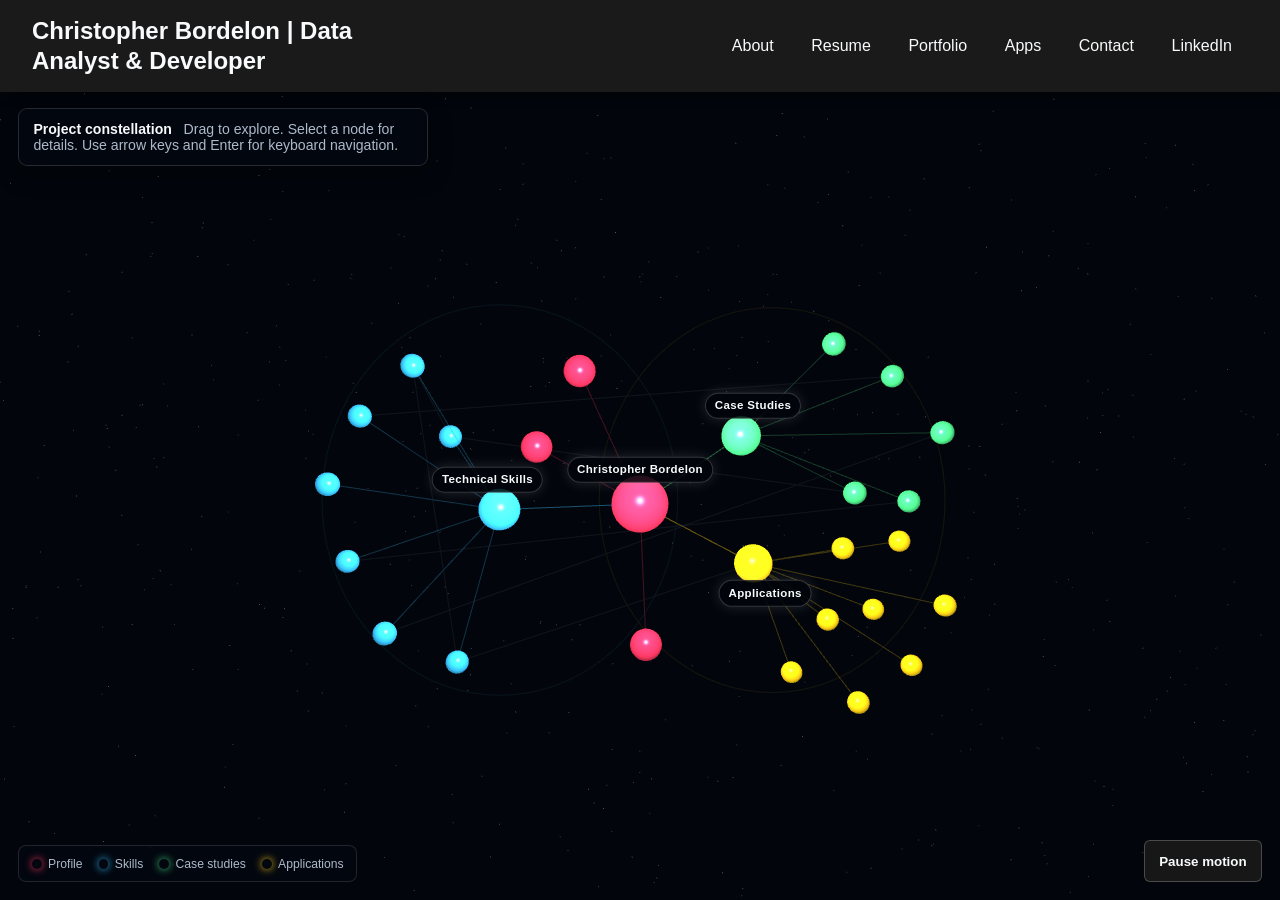
<file: index.html>
<!DOCTYPE html>
<html lang="en">
<head>
  <meta charset="UTF-8">
  <meta name="viewport" content="width=device-width, initial-scale=1.0">
  <meta name="description" content="Explore Christopher Bordelon's skills, case studies, applications, and engineering projects through an interactive constellation.">
  <title>Christopher Bordelon | Data Analyst &amp; Developer</title>
  <script src="three.min.js"></script>
  <script src="OrbitControls.js"></script>
  <style>
    :root {
      --dark: #02050b;
      --light: #f8fafc;
      --muted: #aeb9ca;
      --nav-bg: #1a1a1a;
      --core: #ff365f;
      --skills: #38bdf8;
      --cases: #4ade80;
      --apps: #facc15;
    }

    * { box-sizing: border-box; }
    html, body { width: 100%; height: 100%; margin: 0; overflow: hidden; background: var(--dark); }
    body { color: var(--light); font-family: "Segoe UI", Tahoma, Geneva, Verdana, sans-serif; }

    nav {
      position: fixed;
      top: 0;
      left: 0;
      z-index: 1000;
      display: flex;
      width: 100%;
      align-items: center;
      justify-content: space-between;
      padding: 1rem 2rem;
      background: var(--nav-bg);
      box-shadow: 0 2px 10px rgba(0,0,0,.5);
    }
    .nav-brand a { color: var(--light); font-size: 1.5rem; font-weight: 700; text-decoration: none; }
    .nav-links { display: flex; gap: 1.5rem; margin: 0; padding: 0; list-style: none; }
    .nav-links li { position: relative; margin-left: 1.5rem; }
    .nav-links a { display: block; padding: .5rem 1rem; border-radius: 4px; color: var(--light); font-weight: 500; text-decoration: none; transition: .2s ease; }
    .nav-links a:hover { background: var(--core); }
    .nav-links .dropdown {
      position: absolute;
      top: 100%;
      left: 0;
      z-index: 1001;
      display: none;
      width: max-content;
      max-width: 260px;
      padding: .5rem;
      border-radius: 4px;
      background: #333;
      box-shadow: 0 2px 5px rgba(0,0,0,.5);
      color: var(--light);
      font-size: .9rem;
    }
    .nav-links li:hover .dropdown { display: block; }

    #scene-container { position: fixed; inset: var(--site-nav-height, 76px) 0 0; z-index: 0; }
    #scene-container canvas { display: block; width: 100%; height: 100%; cursor: grab; }
    #scene-container canvas:active { cursor: grabbing; }

    .sr-only {
      position: absolute;
      width: 1px;
      height: 1px;
      padding: 0;
      margin: -1px;
      overflow: hidden;
      clip: rect(0, 0, 0, 0);
      white-space: nowrap;
      border: 0;
    }

    .map-guide {
      position: fixed;
      top: calc(var(--site-nav-height, 76px) + 16px);
      left: 18px;
      z-index: 10;
      max-width: min(410px, calc(100vw - 36px));
      padding: .75rem .9rem;
      border: 1px solid rgba(255,255,255,.14);
      border-radius: 9px;
      background: rgba(3,8,18,.76);
      box-shadow: 0 8px 24px rgba(0,0,0,.28);
      backdrop-filter: blur(8px);
      color: var(--muted);
      font-size: .88rem;
      pointer-events: none;
    }
    .map-guide strong { color: var(--light); }

    .legend {
      position: fixed;
      left: 18px;
      bottom: 18px;
      z-index: 10;
      display: flex;
      flex-wrap: wrap;
      gap: .7rem 1rem;
      max-width: calc(100vw - 190px);
      padding: .65rem .8rem;
      border: 1px solid rgba(255,255,255,.12);
      border-radius: 8px;
      background: rgba(3,8,18,.74);
      color: var(--muted);
      font-size: .76rem;
      pointer-events: none;
    }
    .legend span { display: inline-flex; align-items: center; gap: .4rem; }
    .legend i { width: .62rem; height: .62rem; border-radius: 50%; box-shadow: 0 0 8px currentColor; }
    .legend .core { color: var(--core); }
    .legend .skills { color: var(--skills); }
    .legend .cases { color: var(--cases); }
    .legend .apps { color: var(--apps); }

    .node-label,
    #hover-label {
      position: fixed;
      z-index: 8;
      transform: translate(-50%, -50%);
      border: 1px solid rgba(255,255,255,.2);
      border-radius: 999px;
      background: rgba(2,5,11,.86);
      color: var(--light);
      font-size: .72rem;
      font-weight: 700;
      letter-spacing: .03em;
      line-height: 1;
      padding: .4rem .55rem;
      white-space: nowrap;
      pointer-events: none;
      box-shadow: 0 0 14px rgba(255,255,255,.14);
    }
    #hover-label { display: none; z-index: 12; }

    #node-preview {
      position: fixed;
      right: 18px;
      bottom: 76px;
      z-index: 20;
      width: min(350px, calc(100vw - 36px));
      padding: 1rem;
      border: 1px solid rgba(255,255,255,.2);
      border-left: 4px solid var(--preview-color, var(--core));
      border-radius: 10px;
      background: rgba(5,10,22,.94);
      box-shadow: 0 16px 40px rgba(0,0,0,.48);
      backdrop-filter: blur(10px);
    }
    #node-preview[hidden] { display: none; }
    .preview-type { margin: 0 0 .25rem; color: var(--preview-color, var(--core)); font-size: .72rem; font-weight: 800; letter-spacing: .08em; text-transform: uppercase; }
    #preview-title { margin: 0 2rem .45rem 0; font-size: 1.25rem; }
    #preview-description { margin: 0 0 .9rem; color: var(--muted); line-height: 1.48; }
    .preview-open { display: inline-flex; min-height: 40px; align-items: center; justify-content: center; padding: .55rem 1rem; border-radius: 5px; background: var(--preview-color, var(--core)); color: #071018; font-weight: 800; text-decoration: none; }
    .preview-close { position: absolute; top: .55rem; right: .55rem; width: 34px; height: 34px; border: 0; border-radius: 5px; background: rgba(255,255,255,.08); color: var(--light); font-size: 1.2rem; cursor: pointer; }

    #toggleRotation {
      position: fixed;
      right: 18px;
      bottom: 18px;
      z-index: 21;
      min-height: 42px;
      padding: .6rem .9rem;
      border: 1px solid rgba(255,255,255,.22);
      border-radius: 6px;
      background: rgba(26,26,26,.92);
      color: var(--light);
      font-weight: 700;
      cursor: pointer;
    }
    #toggleRotation:hover { border-color: var(--core); background: #2a1720; }

    @media (max-width: 700px) {
      .map-guide { font-size: .78rem; }
      .legend { right: 120px; max-width: none; gap: .45rem .7rem; }
      .node-label { display: none; }
      #node-preview { bottom: 82px; }
    }

    @media (prefers-reduced-motion: reduce) {
      .map-guide strong::after { content: " Motion is paused."; }
    }
  </style>
  <link rel="stylesheet" href="site.css">
</head>
<body>
  <nav>
    <div class="nav-brand"><a href="index.html">Christopher Bordelon | Data Analyst &amp; Developer</a></div>
    <ul class="nav-links">
      <li><a href="about.html">About</a><div class="dropdown">Background, education, and professional journey.</div></li>
      <li><a href="resume.html">Resume</a><div class="dropdown">View or download my resume.</div></li>
      <li><a href="portfolio.html">Portfolio</a><div class="dropdown">Explore project case studies.</div></li>
      <li><a href="applications.html">Apps</a><div class="dropdown">Explore applications and games.</div></li>
      <li><a href="contact.html">Contact</a><div class="dropdown">bordelondevops2025@gmail.com</div></li>
      <li><a href="https://www.linkedin.com/in/christopher-b-b61554319" target="_blank">LinkedIn</a><div class="dropdown">Connect with me on LinkedIn.</div></li>
    </ul>
  </nav>

  <main>
    <h1 class="sr-only">Christopher Bordelon project constellation</h1>
    <p class="sr-only">An interactive brain-inspired map connecting my professional profile, technical skills, case studies, and applications.</p>
    <div id="scene-container" aria-label="Interactive project constellation. Use arrow keys to move between nodes, Enter to view details, and Space to pause motion."></div>
  </main>

  <div class="map-guide"><strong>Project constellation</strong> &nbsp; Drag to explore. Select a node for details. Use arrow keys and Enter for keyboard navigation.</div>
  <div class="legend" aria-hidden="true">
    <span><i class="core"></i>Profile</span><span><i class="skills"></i>Skills</span><span><i class="cases"></i>Case studies</span><span><i class="apps"></i>Applications</span>
  </div>
  <div id="hover-label" aria-hidden="true"></div>
  <aside id="node-preview" aria-live="polite" hidden>
    <button class="preview-close" type="button" aria-label="Close node details">×</button>
    <p class="preview-type" id="preview-type"></p>
    <h2 id="preview-title"></h2>
    <p id="preview-description"></p>
    <a class="preview-open" id="preview-open" href="#">Open</a>
  </aside>
  <button id="toggleRotation" type="button" aria-pressed="false">Pause motion</button>

  <script>
    (() => {
      const colors = { core: 0xff365f, skills: 0x38bdf8, cases: 0x4ade80, apps: 0xfacc15 };
      const cssColors = { core: "#ff365f", skills: "#38bdf8", cases: "#4ade80", apps: "#facc15" };
      const nodesData = [
        { id: "christopher", title: "Christopher Bordelon", type: "core", description: "Data analyst and developer building practical tools for automation, engineering, research, and interactive data experiences.", link: "about.html", position: [0, 0, 0], size: 1.05, major: true, labelOffset: [0, -34] },
        { id: "about", parent: "christopher", title: "About", type: "core", description: "My background, technical focus, and professional philosophy.", link: "about.html", position: [-2.2, 4.8, .4], size: .58 },
        { id: "resume", parent: "christopher", title: "Resume", type: "core", description: "Professional experience, education, skills, and qualifications.", link: "resume.html", position: [-3.8, 2.1, -.3], size: .58 },
        { id: "portfolio", parent: "christopher", title: "Case Studies", type: "cases", description: "Evidence-focused data, automation, visualization, and cloud case studies.", link: "portfolio.html", position: [3.7, 2.5, .2], size: .72, major: true, labelOffset: [12, -30] },
        { id: "apps", parent: "christopher", title: "Applications", type: "apps", description: "Playable projects, working tools, and active product builds.", link: "applications.html", position: [4.2, -2.2, -.1], size: .72, major: true, labelOffset: [12, 30] },
        { id: "contact", parent: "christopher", title: "Contact", type: "core", description: "Email, LinkedIn, website, and location information.", link: "contact.html", position: [.2, -5.1, .4], size: .58 },

        { id: "skills", parent: "christopher", title: "Technical Skills", type: "skills", description: "Languages, analysis tools, automation platforms, and development capabilities.", link: "resume.html", position: [-5.1, -.2, .2], size: .76, major: true, labelOffset: [-12, -30] },
        { id: "python", parent: "skills", title: "Python", type: "skills", description: "Data processing, analysis, automation, APIs, and application development.", link: "resume.html", position: [-8.1, 4.9, .7], size: .42 },
        { id: "powershell", parent: "skills", title: "PowerShell", type: "skills", description: "Windows automation, systems administration, reporting, and migration workflows.", link: "resume.html", position: [-10.2, 3.2, -.2], size: .42 },
        { id: "sql", parent: "skills", title: "SQL", type: "skills", description: "Relational querying, validation, reconciliation, and reporting.", link: "resume.html", position: [-11.1, .7, .6], size: .42 },
        { id: "excel", parent: "skills", title: "Excel & VBA", type: "skills", description: "Workbook automation, Power Query, PivotTables, formulas, and macros.", link: "resume.html", position: [-10.7, -2.1, -.4], size: .42 },
        { id: "visualization", parent: "skills", title: "Visualization", type: "skills", description: "Tableau, Power BI, Plotly, Matplotlib, and interactive reporting.", link: "resume.html", position: [-9.1, -4.6, .6], size: .42 },
        { id: "web", parent: "skills", title: "Web Development", type: "skills", description: "HTML, CSS, JavaScript, Flask, React, Vite, and browser APIs.", link: "resume.html", position: [-6.7, -5.8, -.3], size: .42 },
        { id: "data", parent: "skills", title: "Data Quality", type: "skills", description: "Profiling, cleaning, transformation, reconciliation, and audit-ready exports.", link: "resume.html", position: [-7.0, 2.5, -.6], size: .42 },

        { id: "inventory", parent: "portfolio", title: "Inventory Audit", type: "cases", description: "Interactive device-loss analysis with filtering and replacement-cost totals.", link: "Chromebook_losses.html", position: [7.0, 5.8, .7], size: .42 },
        { id: "cloud", parent: "portfolio", title: "Cloud Migration", type: "cases", description: "PowerShell framework for Azure inventory, staged migration, validation, and rollback.", link: "cloud_migration.html", position: [9.5, 4.8, -.3], size: .42 },
        { id: "tableau", parent: "portfolio", title: "Tableau Dashboard", type: "cases", description: "Published interactive workbook for sales, inventory, product, and geographic analysis.", link: "Tableau_dashboard.html", position: [11.0, 2.6, .7], size: .42 },
        { id: "automation", parent: "portfolio", title: "Work Automation", type: "cases", description: "VBA, Python, and PowerShell prototype for recurring reporting workflows.", link: "work_automation.html", position: [10.2, .1, -.5], size: .42 },
        { id: "quality", parent: "portfolio", title: "Data Quality Auditor", type: "cases", description: "Python workflow for profiling, cleaning, reconciling, and exporting legacy data.", link: "data_quality.html", position: [7.8, .4, .6], size: .42 },

        { id: "doom", parent: "apps", title: "DOOM", type: "apps", description: "Playable browser port of the classic first-person shooter.", link: "https://bordelondevops.github.io/Doom_on_Browser/", position: [7.3, -1.6, .8], size: .4 },
        { id: "shapes", parent: "apps", title: "Shape Invaders", type: "apps", description: "Geometric arcade RPG with shields, missiles, upgrades, and boss encounters.", link: "https://bordelondevops.github.io/ShapeInvaders/", position: [9.8, -1.4, -.4], size: .4 },
        { id: "vibe", parent: "apps", title: "Vibe w/ Excel", type: "apps", description: "Workbook assistant for cleaning, analysis, pivot tables, charts, and exports.", link: "applications.html", position: [11.1, -3.7, .7], size: .4 },
        { id: "thot", parent: "apps", title: "ThotBGone", type: "apps", description: "Privacy-focused Chrome extension with local filtering rules.", link: "applications.html", position: [10.3, -6.1, -.5], size: .4 },
        { id: "trade", parent: "apps", title: "TradeRiser", type: "apps", description: "Market-research toolkit and public agentic trading record.", link: "traderiser/", position: [7.9, -7.2, .7], size: .4 },
        { id: "options", parent: "apps", title: "Options Strategy", type: "apps", description: "Educational laboratory for multi-leg options strategies and modeled risk.", link: "applications.html", position: [5.7, -6.3, -.4], size: .4 },
        { id: "worm", parent: "apps", title: "WormDriller", type: "apps", description: "Drilling engineering workspace with 3D trajectories and field calculations.", link: "applications.html", position: [6.8, -4.2, .6], size: .4 },
        { id: "sport", parent: "apps", title: "SportRiser.AI", type: "apps", description: "Fantasy-football research and explainable lineup decision platform.", link: "applications.html", position: [8.9, -4.0, -.7], size: .4 }
      ];

      const container = document.getElementById("scene-container");
      const preview = document.getElementById("node-preview");
      const previewType = document.getElementById("preview-type");
      const previewTitle = document.getElementById("preview-title");
      const previewDescription = document.getElementById("preview-description");
      const previewOpen = document.getElementById("preview-open");
      const hoverLabel = document.getElementById("hover-label");
      const motionButton = document.getElementById("toggleRotation");
      const reduceMotion = window.matchMedia("(prefers-reduced-motion: reduce)");

      const scene = new THREE.Scene();
      scene.fog = new THREE.FogExp2(0x02050b, .013);
      const camera = new THREE.PerspectiveCamera(52, container.clientWidth / container.clientHeight, .1, 500);
      camera.position.set(0, 0, 31);

      const renderer = new THREE.WebGLRenderer({ antialias: true, alpha: false });
      renderer.setPixelRatio(Math.min(window.devicePixelRatio || 1, 2));
      renderer.setSize(container.clientWidth, container.clientHeight);
      renderer.setClearColor(0x02050b);
      renderer.domElement.tabIndex = 0;
      renderer.domElement.setAttribute("role", "application");
      renderer.domElement.setAttribute("aria-label", container.getAttribute("aria-label"));
      container.appendChild(renderer.domElement);

      const controls = new THREE.OrbitControls(camera, renderer.domElement);
      controls.enableDamping = true;
      controls.dampingFactor = .06;
      controls.enablePan = false;
      controls.minDistance = 21;
      controls.maxDistance = 42;

      scene.add(new THREE.AmbientLight(0xffffff, .55));
      const keyLight = new THREE.PointLight(0xffffff, 1.2, 90);
      keyLight.position.set(0, 4, 18);
      scene.add(keyLight);

      const network = new THREE.Group();
      scene.add(network);
      const meshes = [];
      const meshById = new Map();
      const labels = [];

      nodesData.forEach(data => {
        const geometry = new THREE.SphereGeometry(data.size, 24, 24);
        const material = new THREE.MeshPhongMaterial({ color: colors[data.type], emissive: colors[data.type], emissiveIntensity: data.major ? .58 : .28, shininess: 100 });
        const mesh = new THREE.Mesh(geometry, material);
        mesh.position.set(...data.position);
        mesh.userData = { data, baseScale: 1, selected: false };
        network.add(mesh);
        meshes.push(mesh);
        meshById.set(data.id, mesh);

        if (data.major) {
          const label = document.createElement("div");
          label.className = "node-label";
          label.textContent = data.title;
          label.dataset.node = data.id;
          document.body.appendChild(label);
          labels.push({ element: label, mesh });
        }
      });

      const addLine = (from, to, color, opacity = .34) => {
        const geometry = new THREE.BufferGeometry().setFromPoints([from.position, to.position]);
        const material = new THREE.LineBasicMaterial({ color, transparent: true, opacity });
        const line = new THREE.Line(geometry, material);
        line.userData = { from, to, baseOpacity: opacity };
        network.add(line);
        return line;
      };

      const lines = [];
      nodesData.forEach(data => {
        if (data.parent) lines.push(addLine(meshById.get(data.parent), meshById.get(data.id), colors[data.type], data.major ? .5 : .3));
      });

      [["python","data"],["python","web"],["powershell","cloud"],["excel","automation"],["visualization","tableau"],["data","quality"],["web","apps"]].forEach(([a,b]) => {
        lines.push(addLine(meshById.get(a), meshById.get(b), 0x64748b, .16));
      });

      const addHemisphere = (centerX, color) => {
        const points = [];
        for (let i = 0; i <= 80; i++) {
          const angle = (i / 80) * Math.PI * 2;
          points.push(new THREE.Vector3(centerX + 6.7 * Math.cos(angle), .15 + 7.4 * Math.sin(angle), -1.25));
        }
        const line = new THREE.Line(new THREE.BufferGeometry().setFromPoints(points), new THREE.LineBasicMaterial({ color, transparent: true, opacity: .09 }));
        network.add(line);
      };
      addHemisphere(-5.2, colors.skills);
      addHemisphere(5.2, colors.apps);

      const starsGeometry = new THREE.BufferGeometry();
      const starPositions = new Float32Array(700 * 3);
      for (let i = 0; i < 700; i++) {
        starPositions[i * 3] = (Math.random() - .5) * 90;
        starPositions[i * 3 + 1] = (Math.random() - .5) * 55;
        starPositions[i * 3 + 2] = -3 - Math.random() * 36;
      }
      starsGeometry.setAttribute("position", new THREE.BufferAttribute(starPositions, 3));
      scene.add(new THREE.Points(starsGeometry, new THREE.PointsMaterial({ color: 0xcbd5e1, size: .075, transparent: true, opacity: .48 })));

      const raycaster = new THREE.Raycaster();
      const pointer = new THREE.Vector2();
      let hovered = null;
      let selected = null;
      let keyboardIndex = 0;
      let motionPaused = reduceMotion.matches;
      let userDragging = false;
      let rotationAngle = 0;

      const pointerFromEvent = event => {
        const rect = renderer.domElement.getBoundingClientRect();
        pointer.x = ((event.clientX - rect.left) / rect.width) * 2 - 1;
        pointer.y = -((event.clientY - rect.top) / rect.height) * 2 + 1;
        raycaster.setFromCamera(pointer, camera);
        return raycaster.intersectObjects(meshes, false)[0]?.object || null;
      };

      const setHovered = mesh => {
        if (hovered === mesh) return;
        hovered = mesh;
        renderer.domElement.style.cursor = mesh ? "pointer" : "grab";
        if (!mesh) { hoverLabel.style.display = "none"; return; }
        hoverLabel.textContent = mesh.userData.data.title;
        hoverLabel.style.display = "block";
      };

      const selectNode = mesh => {
        if (!mesh) return;
        if (selected) selected.userData.selected = false;
        selected = mesh;
        selected.userData.selected = true;
        const data = mesh.userData.data;
        keyboardIndex = meshes.indexOf(mesh);
        preview.style.setProperty("--preview-color", cssColors[data.type]);
        previewType.textContent = data.type === "cases" ? "Case study" : data.type === "apps" ? "Application" : data.type === "skills" ? "Skill" : "Profile";
        previewTitle.textContent = data.title;
        previewDescription.textContent = data.description;
        previewOpen.href = data.link;
        preview.hidden = false;
      };

      renderer.domElement.addEventListener("pointermove", event => setHovered(pointerFromEvent(event)));
      renderer.domElement.addEventListener("pointerleave", () => setHovered(null));
      renderer.domElement.addEventListener("click", event => selectNode(pointerFromEvent(event)));
      renderer.domElement.addEventListener("dblclick", event => {
        const mesh = pointerFromEvent(event);
        if (mesh) window.location.href = mesh.userData.data.link;
      });

      renderer.domElement.addEventListener("keydown", event => {
        if (["ArrowRight","ArrowDown","ArrowLeft","ArrowUp","Enter"," "].includes(event.key)) event.preventDefault();
        if (event.key === "ArrowRight" || event.key === "ArrowDown") keyboardIndex = (keyboardIndex + 1) % meshes.length;
        else if (event.key === "ArrowLeft" || event.key === "ArrowUp") keyboardIndex = (keyboardIndex - 1 + meshes.length) % meshes.length;
        else if (event.key === "Enter") { selectNode(meshes[keyboardIndex]); return; }
        else if (event.key === " ") { motionButton.click(); return; }
        else return;
        selectNode(meshes[keyboardIndex]);
      });

      preview.querySelector(".preview-close").addEventListener("click", () => {
        preview.hidden = true;
        if (selected) selected.userData.selected = false;
        selected = null;
        renderer.domElement.focus();
      });

      controls.addEventListener("start", () => { userDragging = true; });
      controls.addEventListener("end", () => { userDragging = false; });

      const syncMotionButton = () => {
        motionButton.textContent = motionPaused ? "Resume motion" : "Pause motion";
        motionButton.setAttribute("aria-pressed", String(motionPaused));
      };
      motionButton.addEventListener("click", () => { motionPaused = !motionPaused; syncMotionButton(); });
      reduceMotion.addEventListener?.("change", event => { motionPaused = event.matches; syncMotionButton(); });
      syncMotionButton();

      const projectToScreen = mesh => {
        const world = new THREE.Vector3();
        mesh.getWorldPosition(world).project(camera);
        const rect = renderer.domElement.getBoundingClientRect();
        return { x: rect.left + (world.x * .5 + .5) * rect.width, y: rect.top + (-world.y * .5 + .5) * rect.height };
      };

      const resize = () => {
        const width = container.clientWidth;
        const height = container.clientHeight;
        camera.aspect = width / height;
        camera.updateProjectionMatrix();
        renderer.setSize(width, height);
      };
      window.addEventListener("resize", resize);

      const clock = new THREE.Clock();
      const animate = () => {
        requestAnimationFrame(animate);
        const delta = Math.min(clock.getDelta(), .05);
        const elapsed = clock.getElapsedTime();
        controls.update();
        if (!motionPaused && !userDragging && !selected) {
          rotationAngle = (rotationAngle + delta * Math.PI / 100) % (Math.PI * 2);
        }
        network.rotation.y = rotationAngle;

        meshes.forEach((mesh, index) => {
          const active = mesh === hovered || mesh.userData.selected;
          const pulse = mesh.userData.data.major ? 1 + Math.sin(elapsed * 1.8 + index) * .035 : 1;
          const target = active ? 1.55 : pulse;
          const scale = mesh.scale.x + (target - mesh.scale.x) * .16;
          mesh.scale.setScalar(scale);
          mesh.material.emissiveIntensity += ((active ? 1.05 : mesh.userData.data.major ? .58 : .28) - mesh.material.emissiveIntensity) * .14;
        });
        lines.forEach(line => {
          const active = selected && (line.userData.from === selected || line.userData.to === selected);
          line.material.opacity += ((active ? .9 : line.userData.baseOpacity) - line.material.opacity) * .12;
        });

        labels.forEach(({ element, mesh }) => {
          const point = projectToScreen(mesh);
          const [offsetX = 0, offsetY = -23] = mesh.userData.data.labelOffset || [];
          element.style.left = `${point.x + offsetX}px`;
          element.style.top = `${point.y + offsetY}px`;
          element.style.opacity = point.x < 0 || point.x > innerWidth || point.y < 0 || point.y > innerHeight ? "0" : "1";
        });
        if (hovered) {
          const point = projectToScreen(hovered);
          hoverLabel.style.left = `${point.x}px`;
          hoverLabel.style.top = `${point.y - 28}px`;
        }
        renderer.render(scene, camera);
      };
      animate();
    })();
  </script>
  <script src="site.js"></script>
</body>
</html>
</file>
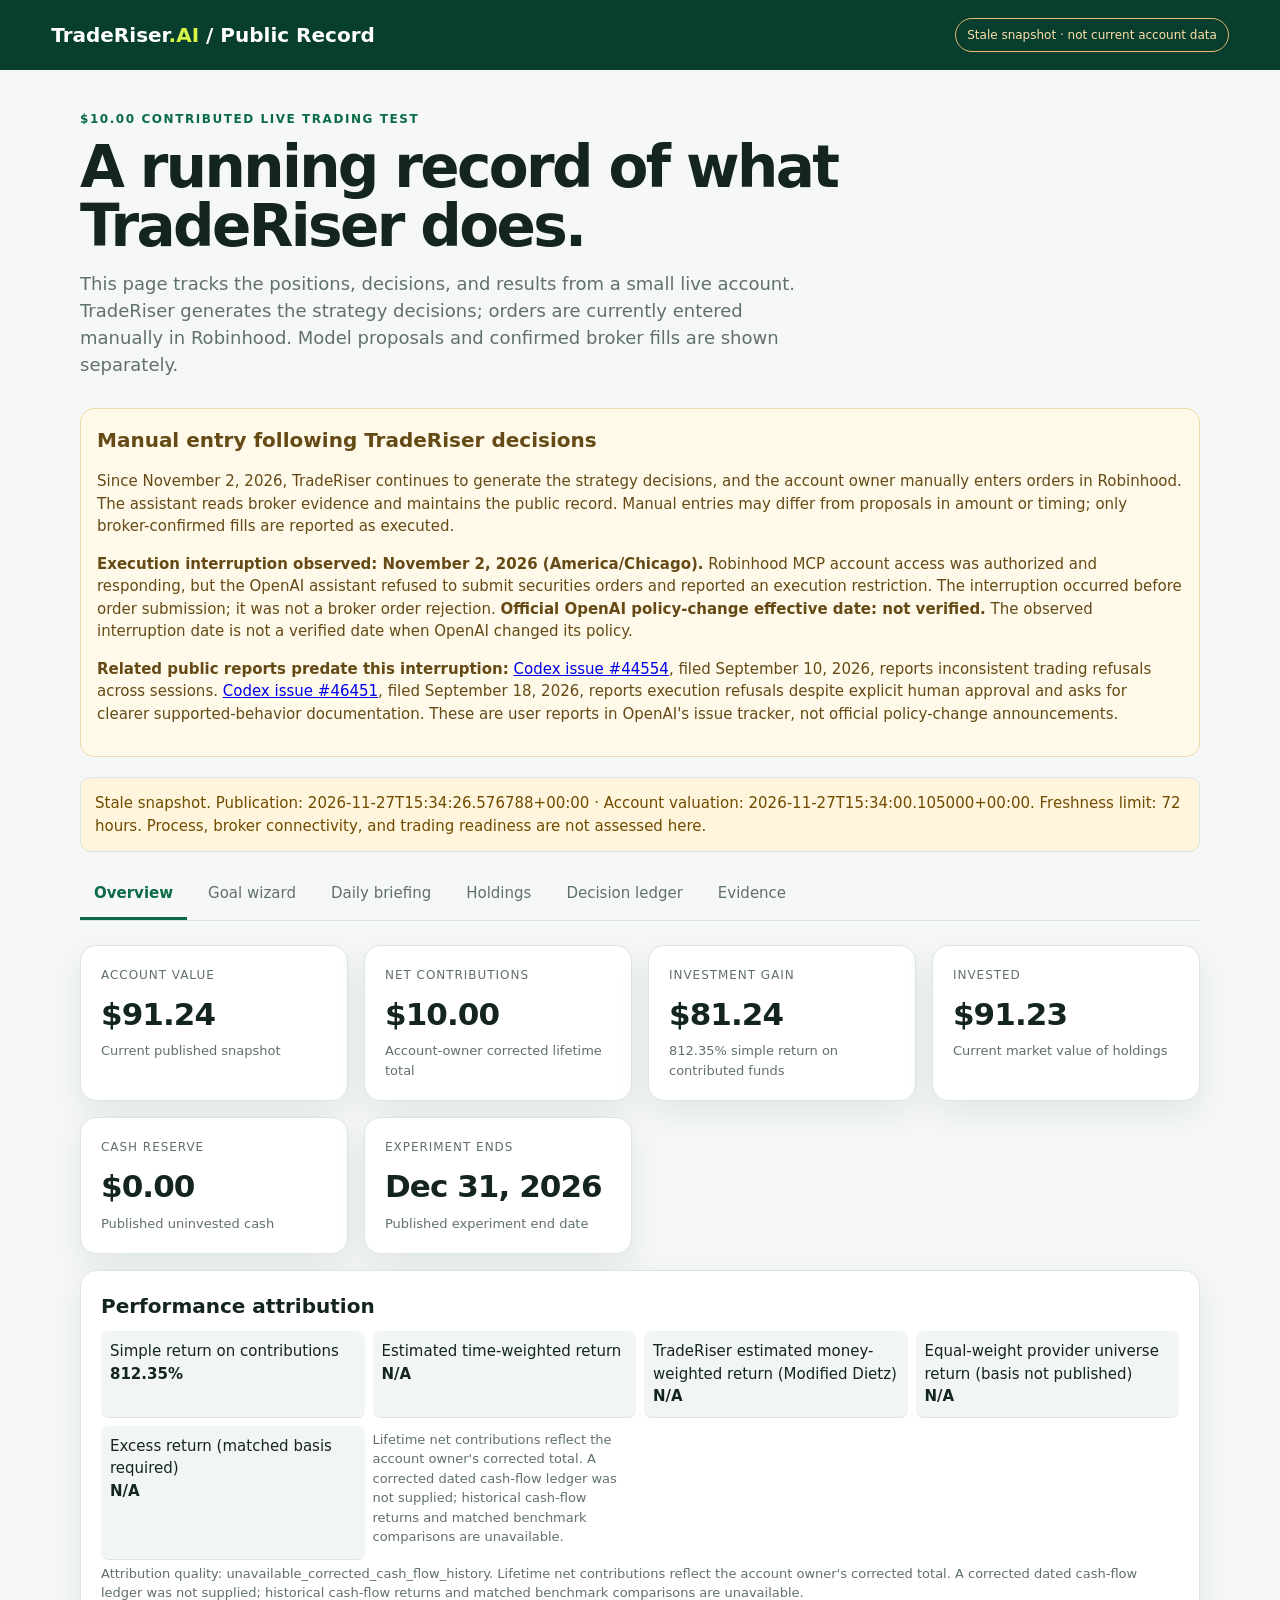
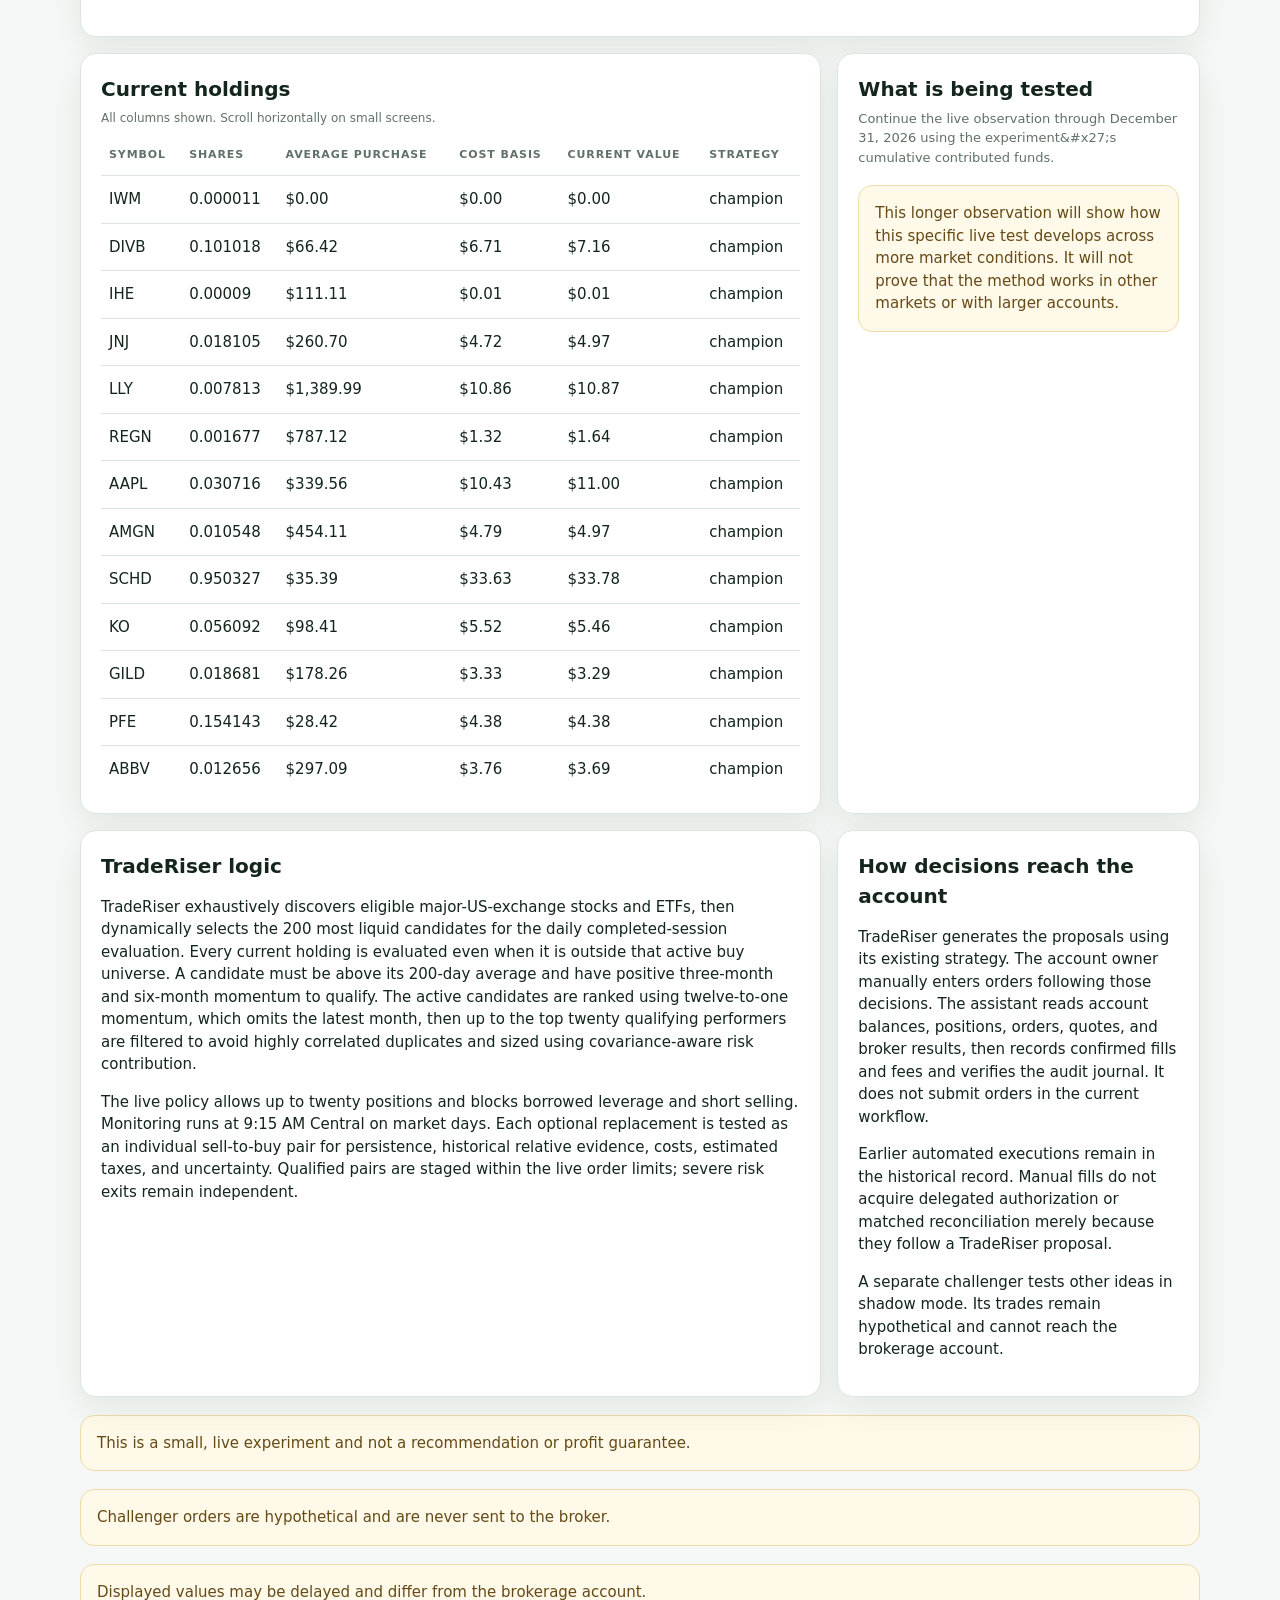
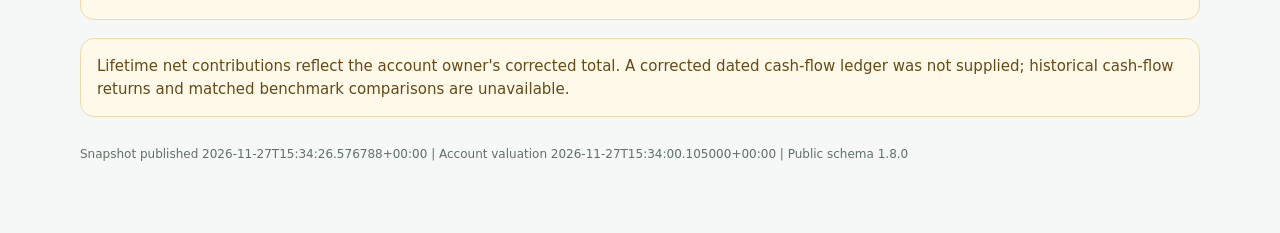
<file: traderiser/index.html>
<!doctype html>
<html lang="en">
<head>
  <meta charset="utf-8">
  <meta name="viewport" content="width=device-width,initial-scale=1">
  <meta name="description" content="The public, auditable record of TradeRiser decisions, manual order entry, and broker-confirmed results using contributed funds.">
  <title>TradeRiser · Public Trading Record</title>
  <style>
    :root{--ink:#13251d;--muted:#607168;--line:#dce6e0;--paper:#f5f8f6;--card:#fff;--green:#0b6b47;--lime:#d7f447;--blue:#2b65d9;--amber:#a76000;--red:#b93535;--shadow:0 12px 34px rgba(15,45,31,.08)}
    *{box-sizing:border-box}body{margin:0;background:var(--paper);color:var(--ink);font:15px/1.5 Inter,ui-sans-serif,system-ui,sans-serif}button{font:inherit}
    header{background:#073e2d;color:#fff;padding:18px clamp(18px,4vw,56px);display:flex;align-items:center;justify-content:space-between;gap:20px}.brand{font-weight:800;font-size:20px}.brand span{color:var(--lime)}.live{padding:7px 11px;border:1px solid #3f7967;border-radius:999px;font-size:12px}.live{max-width:100%;white-space:normal}.live[data-state="unavailable"],.live[data-state="stale"]{border-color:#e2b873;color:#ffe0a9}
    main{max-width:1200px;margin:auto;padding:40px clamp(16px,4vw,40px) 70px}.eyebrow{color:var(--green);font-size:12px;font-weight:800;letter-spacing:.13em;text-transform:uppercase}h1{font-size:clamp(32px,5vw,58px);line-height:1.02;letter-spacing:-.045em;max-width:800px;margin:10px 0 14px}.lede{font-size:18px;color:var(--muted);max-width:730px;margin:0 0 30px}
    .tabs{display:flex;gap:7px;border-bottom:1px solid var(--line);margin-bottom:24px;overflow:auto}.tab{border:0;background:transparent;color:var(--muted);padding:12px 14px;border-bottom:3px solid transparent;cursor:pointer;white-space:nowrap}.tab.active{color:var(--green);border-color:var(--green);font-weight:750}.panel{display:none}.panel.active{display:block}
    .grid{display:grid;grid-template-columns:repeat(12,1fr);gap:16px}.card{min-width:0;grid-column:span 3;background:var(--card);border:1px solid var(--line);border-radius:16px;padding:20px;box-shadow:var(--shadow)}.wide{grid-column:span 8}.side{grid-column:span 4}.full{grid-column:1/-1}.label{font-size:12px;color:var(--muted);text-transform:uppercase;letter-spacing:.08em}.metric{font-size:31px;font-weight:800;letter-spacing:-.03em;margin-top:7px}.sub{color:var(--muted);font-size:13px;margin-top:4px}
    table{width:100%;border-collapse:collapse;margin-top:8px}th,td{text-align:left;padding:12px 8px;border-bottom:1px solid var(--line)}th{font-size:11px;text-transform:uppercase;letter-spacing:.08em;color:var(--muted)}tr:last-child td{border-bottom:0}.ticker{font-weight:850}.pill{display:inline-block;padding:4px 8px;border-radius:999px;font-size:11px;font-weight:750;background:#e4f3ec;color:var(--green)}.pill.shadow{background:#e9effc;color:var(--blue)}.pill.none{background:#f5eee4;color:var(--amber)}
    h2{font-size:20px;margin:0 0 5px}h3{font-size:16px;margin:22px 0 8px}.decision{border-left:3px solid var(--green);padding:0 0 20px 18px;margin-left:5px}.decision.shadow{border-color:var(--blue)}.decision:last-child{padding-bottom:0}.decision-time{color:var(--muted);font-size:12px}.orders{margin:10px 0 0;padding-left:18px}.reason{padding:12px 0;border-bottom:1px solid var(--line)}.reason:last-child{border:0}.score{font-variant-numeric:tabular-nums;font-weight:700}.disclosure{background:#fff9e9;border:1px solid #eddca8;border-radius:14px;padding:16px;color:#654a16;margin-top:18px}.empty{color:var(--muted);padding:18px 0}.error{color:var(--red)}footer{color:var(--muted);font-size:12px;margin-top:28px}.day{border:1px solid var(--line);border-radius:13px;margin:10px 0;background:#fbfdfc}.day summary{display:grid;grid-template-columns:1.3fr 1fr 1fr;gap:12px;align-items:center;padding:14px 16px;cursor:pointer;list-style:none}.day summary::-webkit-details-marker{display:none}.day-date{font-weight:800}.day-value{font-size:18px;font-weight:850}.change.up{color:var(--green)}.change.down{color:var(--red)}.day-detail{padding:0 16px 14px}.day-note{color:var(--muted);font-size:12px;margin:3px 0 10px}
    .wizard-form{display:grid;grid-template-columns:1fr 1fr;gap:14px;margin-top:18px}.wizard-form label{display:grid;gap:6px;font-weight:700}.wizard-form input,.wizard-form select{width:100%;padding:11px;border:1px solid var(--line);border-radius:9px;background:#fff;color:var(--ink)}.primary{border:0;border-radius:9px;background:var(--green);color:#fff;font-weight:800;padding:12px 16px;cursor:pointer}.callout{padding:14px;border-radius:12px;background:#eef6f1;margin:10px 0}.warning{padding:12px;border-radius:10px;background:#fff5dc;color:#704b00;margin-top:9px}.plain{color:var(--muted);margin-top:5px}.flow-grid{display:grid;grid-template-columns:repeat(4,1fr);gap:8px;margin-top:10px}.flow-grid div{padding:9px;background:#f2f6f3;border-radius:8px}.flow-grid b{display:block}.strategy-list{padding-left:20px}.why-grid{display:grid;grid-template-columns:repeat(3,1fr);gap:12px}.why{border:1px solid var(--line);border-radius:12px;padding:15px}
    .table-scroll{max-width:100%;overflow-x:auto;overscroll-behavior-x:contain}.table-scroll table{min-width:650px}.scroll-note{font-size:12px;color:var(--muted)}button:focus-visible,summary:focus-visible,.table-scroll:focus-visible{outline:3px solid var(--blue);outline-offset:3px}.pager{display:flex;flex-wrap:wrap;gap:12px;align-items:center;margin:16px 0}.pager button{padding:8px 12px;cursor:pointer}.snapshot-status{border:1px solid var(--line);padding:14px;border-radius:10px;margin-bottom:18px;overflow-wrap:anywhere}.snapshot-status[data-state="unavailable"],.snapshot-status[data-state="stale"]{background:#fff5dc;color:#704b00}.panel[hidden]{display:none}.reason,.sub,.decision,.why{overflow-wrap:anywhere}
    @media(max-width:800px){.card,.wide,.side{grid-column:1/-1}header{align-items:flex-start;flex-direction:column}.metric{font-size:26px}.wizard-form,.why-grid,.flow-grid{grid-template-columns:1fr}.day summary{grid-template-columns:1fr 1fr}.day summary .change{grid-column:1/-1}}
  </style>
</head>
<body>
  <header><div class="brand">TradeRiser<span>.AI</span> / Public Record</div><div class="live" id="snapshot-badge" data-state="loading">Snapshot loading · trading readiness not assessed</div></header>
  <main>
    <div class="eyebrow" id="experiment-funding">Live trading test</div>
    <h1>A running record of what TradeRiser does.</h1>
    <p class="lede">This page tracks the positions, decisions, and results from a small live account. TradeRiser generates the strategy decisions; orders are currently entered manually in Robinhood. Model proposals and confirmed broker fills are shown separately.</p>
    <aside id="execution-mode" class="disclosure" aria-labelledby="execution-mode-title" style="margin:0 0 20px">
      <h2 id="execution-mode-title">Manual entry following TradeRiser decisions</h2>
      <p>Since <time datetime="2026-11-02">November 2, 2026</time>, TradeRiser continues to generate the strategy decisions, and the account owner manually enters orders in Robinhood. The assistant reads broker evidence and maintains the public record. Manual entries may differ from proposals in amount or timing; only broker-confirmed fills are reported as executed.</p>
      <p><strong>Execution interruption observed: November 2, 2026 (America/Chicago).</strong> Robinhood MCP account access was authorized and responding, but the OpenAI assistant refused to submit securities orders and reported an execution restriction. The interruption occurred before order submission; it was not a broker order rejection. <strong>Official OpenAI policy-change effective date: not verified.</strong> The observed interruption date is not a verified date when OpenAI changed its policy.</p>
      <p><strong>Related public reports predate this interruption:</strong> <a href="https://github.com/openai/codex/issues/44554">Codex issue #44554</a>, filed <time datetime="2026-09-10">September 10, 2026</time>, reports inconsistent trading refusals across sessions. <a href="https://github.com/openai/codex/issues/46451">Codex issue #46451</a>, filed <time datetime="2026-09-18">September 18, 2026</time>, reports execution refusals despite explicit human approval and asks for clearer supported-behavior documentation. These are user reports in OpenAI's issue tracker, not official policy-change announcements.</p>
    </aside>
    <div id="snapshot-status" class="snapshot-status" role="status" aria-live="polite" data-state="loading">Loading public snapshot…</div>
    <nav class="tabs" role="tablist" aria-label="Transparency sections">
      <button class="tab active" data-panel="overview">Overview</button><button class="tab" data-panel="wizard">Goal wizard</button><button class="tab" data-panel="briefing">Daily briefing</button><button class="tab" data-panel="holdings">Holdings</button><button class="tab" data-panel="ledger">Decision ledger</button><button class="tab" data-panel="research">Evidence</button>
    </nav>
    <section id="overview" class="panel active"><div class="grid">
      <article class="card"><div class="label">Account value</div><div class="metric" id="value">N/A</div><div class="sub">Current published snapshot</div></article>
      <article class="card"><div class="label">Net contributions</div><div class="metric" id="contributions">N/A</div><div class="sub" id="contribution-note">Deposits minus withdrawals</div></article>
      <article class="card"><div class="label">Investment gain</div><div class="metric" id="gain">N/A</div><div class="sub" id="gain-rate">Excludes contributed funds</div></article>
      <article class="card"><div class="label">Invested</div><div class="metric" id="invested">N/A</div><div class="sub">Current market value of holdings</div></article>
      <article class="card"><div class="label">Cash reserve</div><div class="metric" id="cash">N/A</div><div class="sub">Published uninvested cash</div></article>
      <article class="card"><div class="label">Experiment ends</div><div class="metric" id="ends">N/A</div><div class="sub">Published experiment end date</div></article>
      <article class="card full"><h2>Performance attribution</h2><div id="performance-summary" class="flow-grid"></div><p class="sub" id="performance-note"></p></article>
      <article class="card wide"><h2>Current holdings</h2><div id="overview-holdings"></div></article>
      <article class="card side"><h2>What is being tested</h2><p id="objective" class="sub"></p><div class="disclosure">This longer observation will show how this specific live test develops across more market conditions. It will not prove that the method works in other markets or with larger accounts.</div></article>
      <article class="card wide"><h2>TradeRiser logic</h2><p>TradeRiser exhaustively discovers eligible major-US-exchange stocks and ETFs, then dynamically selects the 200 most liquid candidates for the daily completed-session evaluation. Every current holding is evaluated even when it is outside that active buy universe. A candidate must be above its 200-day average and have positive three-month and six-month momentum to qualify. The active candidates are ranked using twelve-to-one momentum, which omits the latest month, then up to the top twenty qualifying performers are filtered to avoid highly correlated duplicates and sized using covariance-aware risk contribution.</p><p>The live policy allows up to twenty positions and blocks borrowed leverage and short selling. Monitoring runs at 9:15 AM Central on market days. Each optional replacement is tested as an individual sell-to-buy pair for persistence, historical relative evidence, costs, estimated taxes, and uncertainty. Qualified pairs are staged within the live order limits; severe risk exits remain independent.</p></article>
      <article class="card side"><h2>How decisions reach the account</h2><p>TradeRiser generates the proposals using its existing strategy. The account owner manually enters orders following those decisions. The assistant reads account balances, positions, orders, quotes, and broker results, then records confirmed fills and fees and verifies the audit journal. It does not submit orders in the current workflow.</p><p>Earlier automated executions remain in the historical record. Manual fills do not acquire delegated authorization or matched reconciliation merely because they follow a TradeRiser proposal.</p><p>A separate challenger tests other ideas in shadow mode. Its trades remain hypothetical and cannot reach the brokerage account.</p></article>
    </div></section>
    <section id="wizard" class="panel"><div class="grid"><article class="card wide"><h2>Build a starting profile</h2><p class="sub">Five answers create an educational draft. It cannot change the live account or place a trade.</p><form id="goal-form" class="wizard-form"><label>1. What is the money for?<select id="goal"><option>Long-term wealth</option><option>Retirement</option><option>Home purchase</option><option>Education</option></select></label><label>2. How many years can it stay invested?<input id="horizon" type="number" min="1" max="50" value="10"></label><label>3. How much could you add each month?<input id="monthly" type="number" min="0" step="5" value="20"></label><label>4. What temporary loss could you tolerate?<select id="loss"><option value="8">About 8%</option><option value="18" selected>About 18%</option><option value="30">About 30%</option></select></label><label>5. Do you have separate emergency savings?<select id="emergency"><option value="yes">Yes</option><option value="no">No</option></select></label><button class="primary" type="submit">Create draft profile</button></form></article><article class="card side"><h2>Your draft</h2><div id="profile-result" class="empty">Complete the five questions to see a profile.</div></article><article class="card full"><h2>Long-term funding projection</h2><p class="sub">Illustrative scenarios only. Returns are not guaranteed.</p><div id="projection"></div></article></div></section>
    <section id="briefing" class="panel"><div class="grid"><article class="card wide"><h2>What happened today</h2><div id="daily-briefing"></div></article><article class="card side"><h2>Beginner dictionary</h2><div id="dictionary"></div></article></div></section>
    <section id="holdings" class="panel"><div class="grid"><article class="card full"><h2>Positions owned by this experiment</h2><div id="holdings-table"></div></article><article class="card full"><h2>Why do I own this?</h2><div id="holding-reasons" class="why-grid"></div></article></div></section>
    <section id="ledger" class="panel"><div class="grid"><article class="card full"><h2>Daily portfolio record</h2><p class="sub">Select a day to see the portfolio total, change from the prior published day, and the holdings behind that value.</p><div id="portfolio-history"></div></article><article class="card full"><h2>Verified delegated fills</h2><p class="sub">Earlier automated fills appear here only when delegated authorization and matched reconciliation are established.</p><div id="trades"></div></article><article class="card full"><h2>Manual and other historical fills</h2><p class="sub">Historical continuity only. Delegated authorization and reconciliation are not established for these records.</p><p class="sub">This includes broker-confirmed manual entries following TradeRiser decisions. Actual amounts and timing are preserved separately from model proposals.</p><div id="historical-trades"></div></article><article class="card full"><h2>Decision ledger</h2><p class="sub">Browse published champion and challenger cycles, 50 at a time. Proposals are not proof of execution. Hypothetical challenger orders are never sent to Robinhood.</p><div id="decisions"></div></article></div></section>
    <section id="research" class="panel"><div class="grid"><article class="card wide"><h2>Strategy profile</h2><div id="strategy-profile"></div></article><article class="card side"><h2>Evidence status</h2><div id="evidence"></div></article><article class="card wide"><h2>Live account vs provider benchmark</h2><div id="live-benchmark"></div></article><article class="card side"><h2>Challenger vs provider benchmark</h2><div id="backtest"></div></article><article class="card full"><h2>Replacement-benefit gate</h2><p class="sub">Before an optional rotation, TradeRiser estimates whether the incoming asset's persistent advantage is large enough to overcome trading costs, estimated taxes, and uncertainty.</p><div id="replacement-analysis"></div></article><article class="card full"><h2>Staged de-risking</h2><p class="sub">A held fund that repeatedly fails the completed-session trend and momentum screen may be reduced to cash without forcing an immediate replacement.</p><div id="derisk-analysis"></div></article><article class="card full"><h2>Latest champion ranking</h2><div id="rankings"></div></article></div></section>
    <div id="disclosures"></div><footer id="published">Loading public snapshot…</footer>
  </main>
  <script src="transparency.js" defer></script>
</body>
</html>
</file>
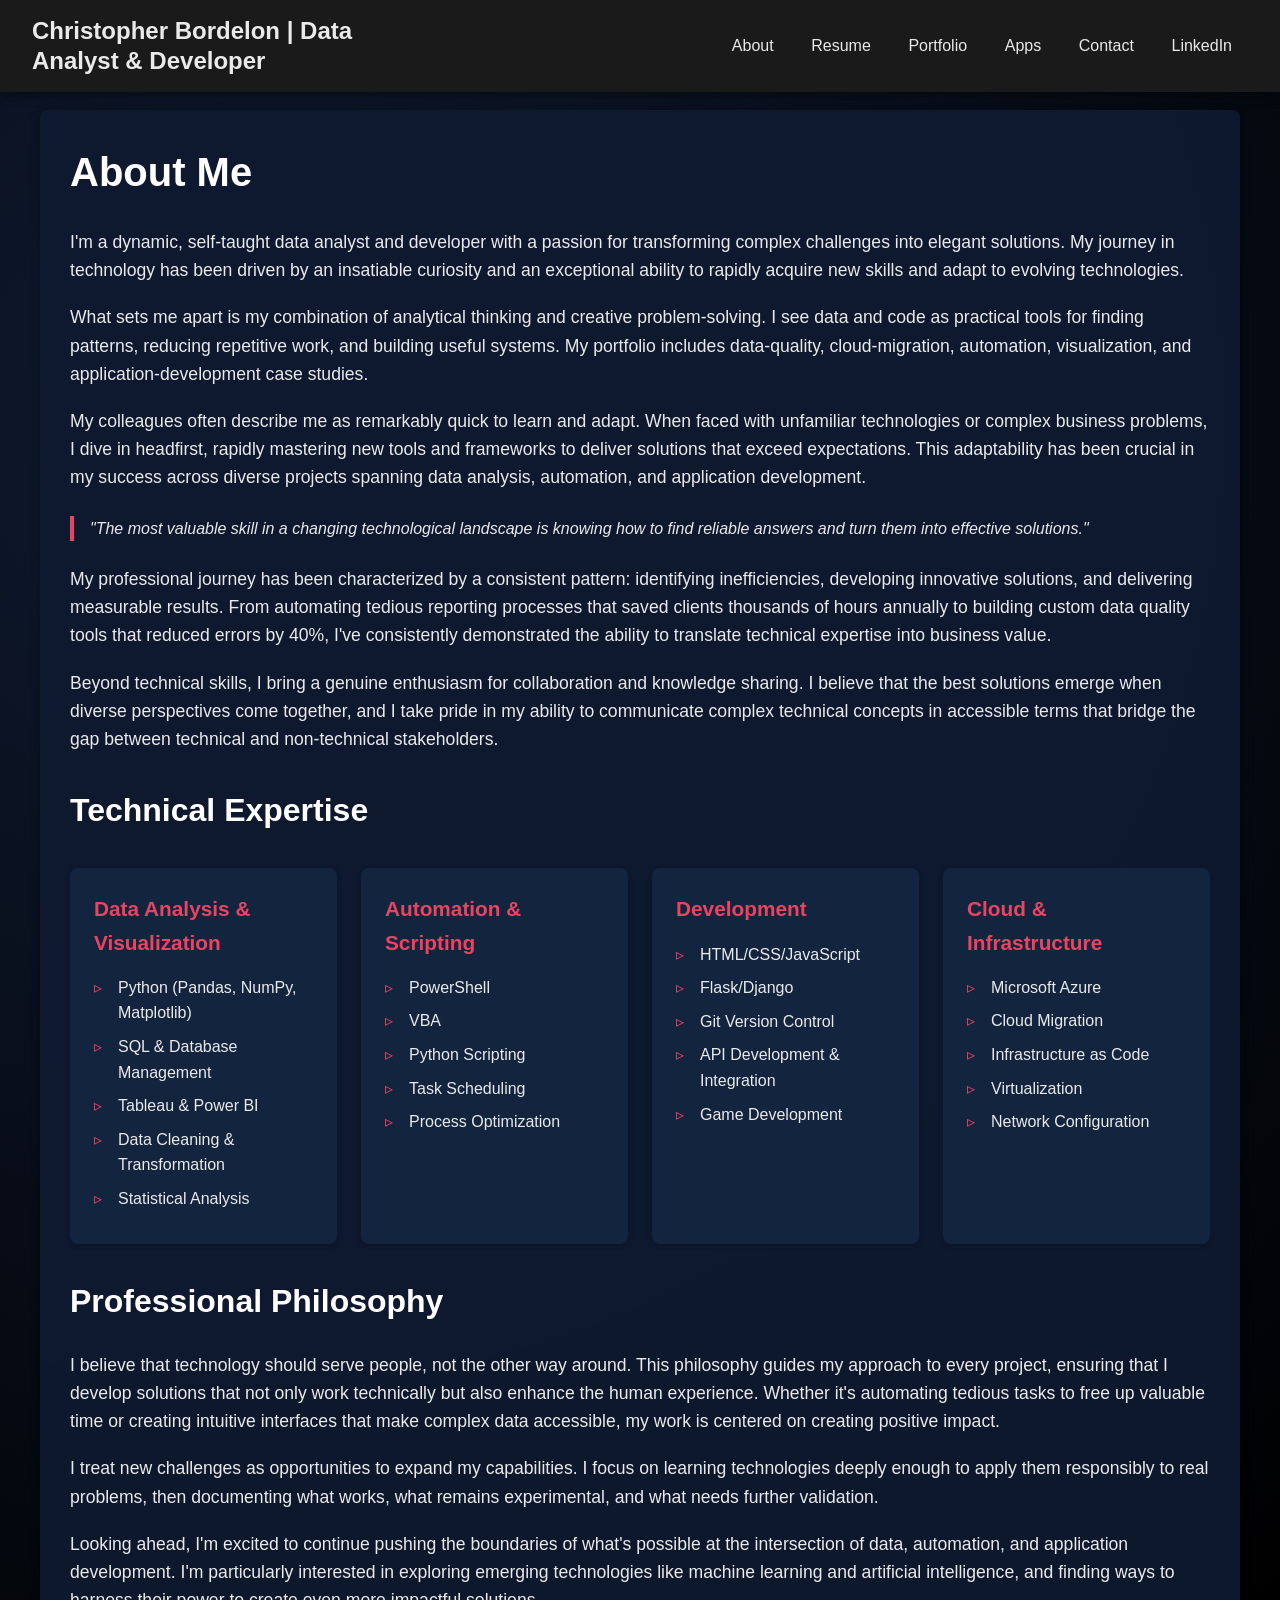
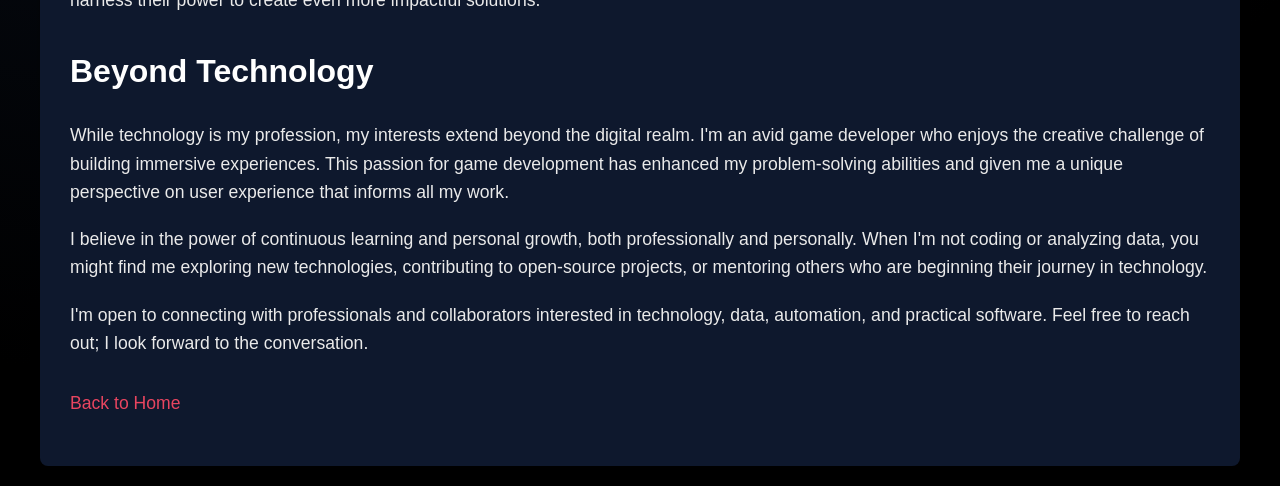
<file: about.html>
<!DOCTYPE html>
<html lang="en">
<head>
  <meta charset="UTF-8">
  <meta name="viewport" content="width=device-width, initial-scale=1.0">
  <meta name="description" content="Learn about Christopher Bordelon's background in data analysis, automation, cloud systems, and application development.">
  <title>About Me | Christopher Bordelon</title>
  <style>
    :root {
      --primary: #0b0c1a;
      --secondary: #1f4068;
      --accent: #e94560;
      --dark: #0f1a30;
      --light: #eaeaea;
      --star: #ffffff;
      --glow: #00ffe1;
      --sith-red: #ff0000;
      --nav-bg: #1a1a1a;
    }

    * {
      margin: 0;
      padding: 0;
      box-sizing: border-box;
    }

    body {
      font-family: 'Segoe UI', Tahoma, Geneva, Verdana, sans-serif;
      background: radial-gradient(circle at 20% 20%, var(--dark), #000000 80%);
      color: var(--light);
      line-height: 1.6;
      padding: 20px;
      padding-top: 90px; /* Added extra padding for the fixed nav */
      overflow-x: hidden;
      position: relative;
    }

    body::before {
      content: "";
      position: fixed;
      top: 0;
      left: 0;
      width: 100vw;
      height: 100vh;
      background: url('https://raw.githubusercontent.com/niklasvh/starfield/master/starfield.png') repeat;
      opacity: 0.05;
      z-index: -1;
      animation: moveStars 60s linear infinite;
    }

    @keyframes moveStars {
      from { background-position: 0 0; }
      to   { background-position: -1000px 1000px; }
    }

    /* Navigation Bar from nodetest.html */
    nav { 
      background-color: var(--nav-bg); 
      padding: 1rem 2rem; 
      position: fixed; 
      width: 100%; 
      top: 0; 
      left: 0;
      z-index: 1000; 
      box-shadow: 0 2px 10px rgba(0,0,0,0.5); 
      display: flex; 
      justify-content: space-between; 
      align-items: center; 
    }
    .nav-brand a {
      color: var(--light);
      font-size: 1.5rem;
      font-weight: bold;
      text-decoration: none;
    }
    .nav-links {
      display: flex;
      list-style: none;
      gap: 1.5rem;
      margin: 0;
      padding: 0;
    }
    /* Each li is relatively positioned so that its dropdown is aligned below it */
    .nav-links li {
      margin-left: 1.5rem;
      position: relative;
    }
    .nav-links a {
      color: var(--light);
      text-decoration: none;
      font-weight: 500;
      padding: 0.5rem 1rem;
      border-radius: 4px;
      transition: all 0.3s ease;
    }
    .nav-links a:hover {
      background-color: var(--sith-red);
      color: var(--light);
    }
    /* Dropdown styling updated to wrap text properly */
    .nav-links li .dropdown {
      display: none;
      position: absolute;
      top: 100%;
      left: 0;
      background-color: #333;
      color: var(--light);
      padding: 0.5rem;
      border-radius: 4px;
      box-shadow: 0 2px 5px rgba(0,0,0,0.5);
      z-index: 1001;
      font-size: 0.9rem;
      width: auto;
      white-space: normal;
      overflow-wrap: break-word;
    }
    .nav-links li:hover .dropdown {
      display: block;
    }

    .container {
      max-width: 1200px;
      margin: 0 auto;
      background: rgba(15, 26, 48, 0.95);
      padding: 30px;
      border-radius: 8px;
      box-shadow: 0 3px 10px rgba(0, 0, 0, 0.4);
    }

    h1, h2, h3, h4 {
      color: var(--star);
      margin-bottom: 1.5rem;
    }

    h1 {
      font-size: 2.5rem;
    }

    h2 {
      font-size: 2rem;
      margin-top: 2rem;
    }

    h3 {
      font-size: 1.5rem;
      margin-top: 1.5rem;
    }

    p {
      margin-bottom: 1.2rem;
      font-size: 1.1rem;
    }

    a {
      color: var(--accent);
      text-decoration: none;
    }

    a:hover {
      text-decoration: underline;
    }

    .skills-grid {
      display: grid;
      grid-template-columns: repeat(auto-fill, minmax(250px, 1fr));
      gap: 1.5rem;
      margin: 2rem 0;
    }

    .skill-category {
      background: rgba(31, 64, 104, 0.3);
      padding: 1.5rem;
      border-radius: 8px;
      box-shadow: 0 2px 5px rgba(0, 0, 0, 0.2);
    }

    .skill-category h3 {
      margin-top: 0;
      margin-bottom: 1rem;
      font-size: 1.3rem;
      color: var(--accent);
    }

    .skill-category ul {
      list-style-type: none;
    }

    .skill-category li {
      margin-bottom: 0.5rem;
      padding-left: 1.5rem;
      position: relative;
    }

    .skill-category li::before {
      content: "▹";
      position: absolute;
      left: 0;
      color: var(--accent);
    }

    .highlight {
      color: var(--accent);
      font-weight: bold;
    }

    .quote {
      font-style: italic;
      border-left: 4px solid var(--accent);
      padding-left: 1rem;
      margin: 1.5rem 0;
    }

    .nav-bottom {
      margin-top: 2rem;
    }
  </style>
  <link rel="stylesheet" href="site.css">
</head>
<body>
  <!-- Navigation Bar from nodetest.html -->
  <nav>
    <div class="nav-brand">
      <a href="index.html">Christopher Bordelon | Data Analyst & Developer</a>
    </div>
    <ul class="nav-links">
      <li>
        <a href="about.html">About</a>
        <div class="dropdown">Learn more about my background, education, and professional journey.</div>
      </li>
      <li>
        <a href="resume.html">Resume</a>
        <div class="dropdown">View my resume showcasing my skills and experience.</div>
      </li>
      <li>
        <a href="portfolio.html">Portfolio</a>
        <div class="dropdown">Explore past and future projects.</div>
      </li>
      <li>
        <a href="applications.html">Apps</a>
        <div class="dropdown">Explore the applications and games I've developed, including Shape Invaders and more.</div>
      </li>
      <li>
        <a href="contact.html">Contact</a>
        <div class="dropdown">bordelondevops2025@gmail.com</div>
      </li>
      <li>
        <a href="https://www.linkedin.com/in/christopher-b-b61554319" target="_blank">LinkedIn</a>
        <div class="dropdown">Connect with me on LinkedIn.</div>
      </li>
    </ul>
  </nav>

  <div class="container">
    <h1>About Me</h1>
    
    <p>I'm a dynamic, self-taught data analyst and developer with a passion for transforming complex challenges into elegant solutions. My journey in technology has been driven by an insatiable curiosity and an exceptional ability to rapidly acquire new skills and adapt to evolving technologies.</p>
    
    <p>What sets me apart is my combination of analytical thinking and creative problem-solving. I see data and code as practical tools for finding patterns, reducing repetitive work, and building useful systems. My portfolio includes data-quality, cloud-migration, automation, visualization, and application-development case studies.</p>
    
    <p>My colleagues often describe me as remarkably quick to learn and adapt. When faced with unfamiliar technologies or complex business problems, I dive in headfirst, rapidly mastering new tools and frameworks to deliver solutions that exceed expectations. This adaptability has been crucial in my success across diverse projects spanning data analysis, automation, and application development.</p>
    
    <div class="quote">
      "The most valuable skill in a changing technological landscape is knowing how to find reliable answers and turn them into effective solutions."
    </div>
    
    <p>My professional journey has been characterized by a consistent pattern: identifying inefficiencies, developing innovative solutions, and delivering measurable results. From automating tedious reporting processes that saved clients thousands of hours annually to building custom data quality tools that reduced errors by 40%, I've consistently demonstrated the ability to translate technical expertise into business value.</p>
    
    <p>Beyond technical skills, I bring a genuine enthusiasm for collaboration and knowledge sharing. I believe that the best solutions emerge when diverse perspectives come together, and I take pride in my ability to communicate complex technical concepts in accessible terms that bridge the gap between technical and non-technical stakeholders.</p>
    
    <h2>Technical Expertise</h2>
    
    <div class="skills-grid">
      <div class="skill-category">
        <h3>Data Analysis & Visualization</h3>
        <ul>
          <li>Python (Pandas, NumPy, Matplotlib)</li>
          <li>SQL & Database Management</li>
          <li>Tableau & Power BI</li>
          <li>Data Cleaning & Transformation</li>
          <li>Statistical Analysis</li>
        </ul>
      </div>
      
      <div class="skill-category">
        <h3>Automation & Scripting</h3>
        <ul>
          <li>PowerShell</li>
          <li>VBA</li>
          <li>Python Scripting</li>
          <li>Task Scheduling</li>
          <li>Process Optimization</li>
        </ul>
      </div>
      
      <div class="skill-category">
        <h3>Development</h3>
        <ul>
          <li>HTML/CSS/JavaScript</li>
          <li>Flask/Django</li>
          <li>Git Version Control</li>
          <li>API Development & Integration</li>
          <li>Game Development</li>
        </ul>
      </div>
      
      <div class="skill-category">
        <h3>Cloud & Infrastructure</h3>
        <ul>
          <li>Microsoft Azure</li>
          <li>Cloud Migration</li>
          <li>Infrastructure as Code</li>
          <li>Virtualization</li>
          <li>Network Configuration</li>
        </ul>
      </div>
    </div>
    
    <h2>Professional Philosophy</h2>
    
    <p>I believe that technology should serve people, not the other way around. This philosophy guides my approach to every project, ensuring that I develop solutions that not only work technically but also enhance the human experience. Whether it's automating tedious tasks to free up valuable time or creating intuitive interfaces that make complex data accessible, my work is centered on creating positive impact.</p>
    
    <p>I treat new challenges as opportunities to expand my capabilities. I focus on learning technologies deeply enough to apply them responsibly to real problems, then documenting what works, what remains experimental, and what needs further validation.</p>
    
    <p>Looking ahead, I'm excited to continue pushing the boundaries of what's possible at the intersection of data, automation, and application development. I'm particularly interested in exploring emerging technologies like machine learning and artificial intelligence, and finding ways to harness their power to create even more impactful solutions.</p>
    
    <h2>Beyond Technology</h2>
    
    <p>While technology is my profession, my interests extend beyond the digital realm. I'm an avid game developer who enjoys the creative challenge of building immersive experiences. This passion for game development has enhanced my problem-solving abilities and given me a unique perspective on user experience that informs all my work.</p>
    
    <p>I believe in the power of continuous learning and personal growth, both professionally and personally. When I'm not coding or analyzing data, you might find me exploring new technologies, contributing to open-source projects, or mentoring others who are beginning their journey in technology.</p>
    
    <p>I'm open to connecting with professionals and collaborators interested in technology, data, automation, and practical software. Feel free to reach out; I look forward to the conversation.</p>
    
    <div class="nav-bottom">
      <p><a href="index.html">Back to Home</a></p>
    </div>
  </div>
  <script src="site.js"></script>
</body>
</html>
</file>
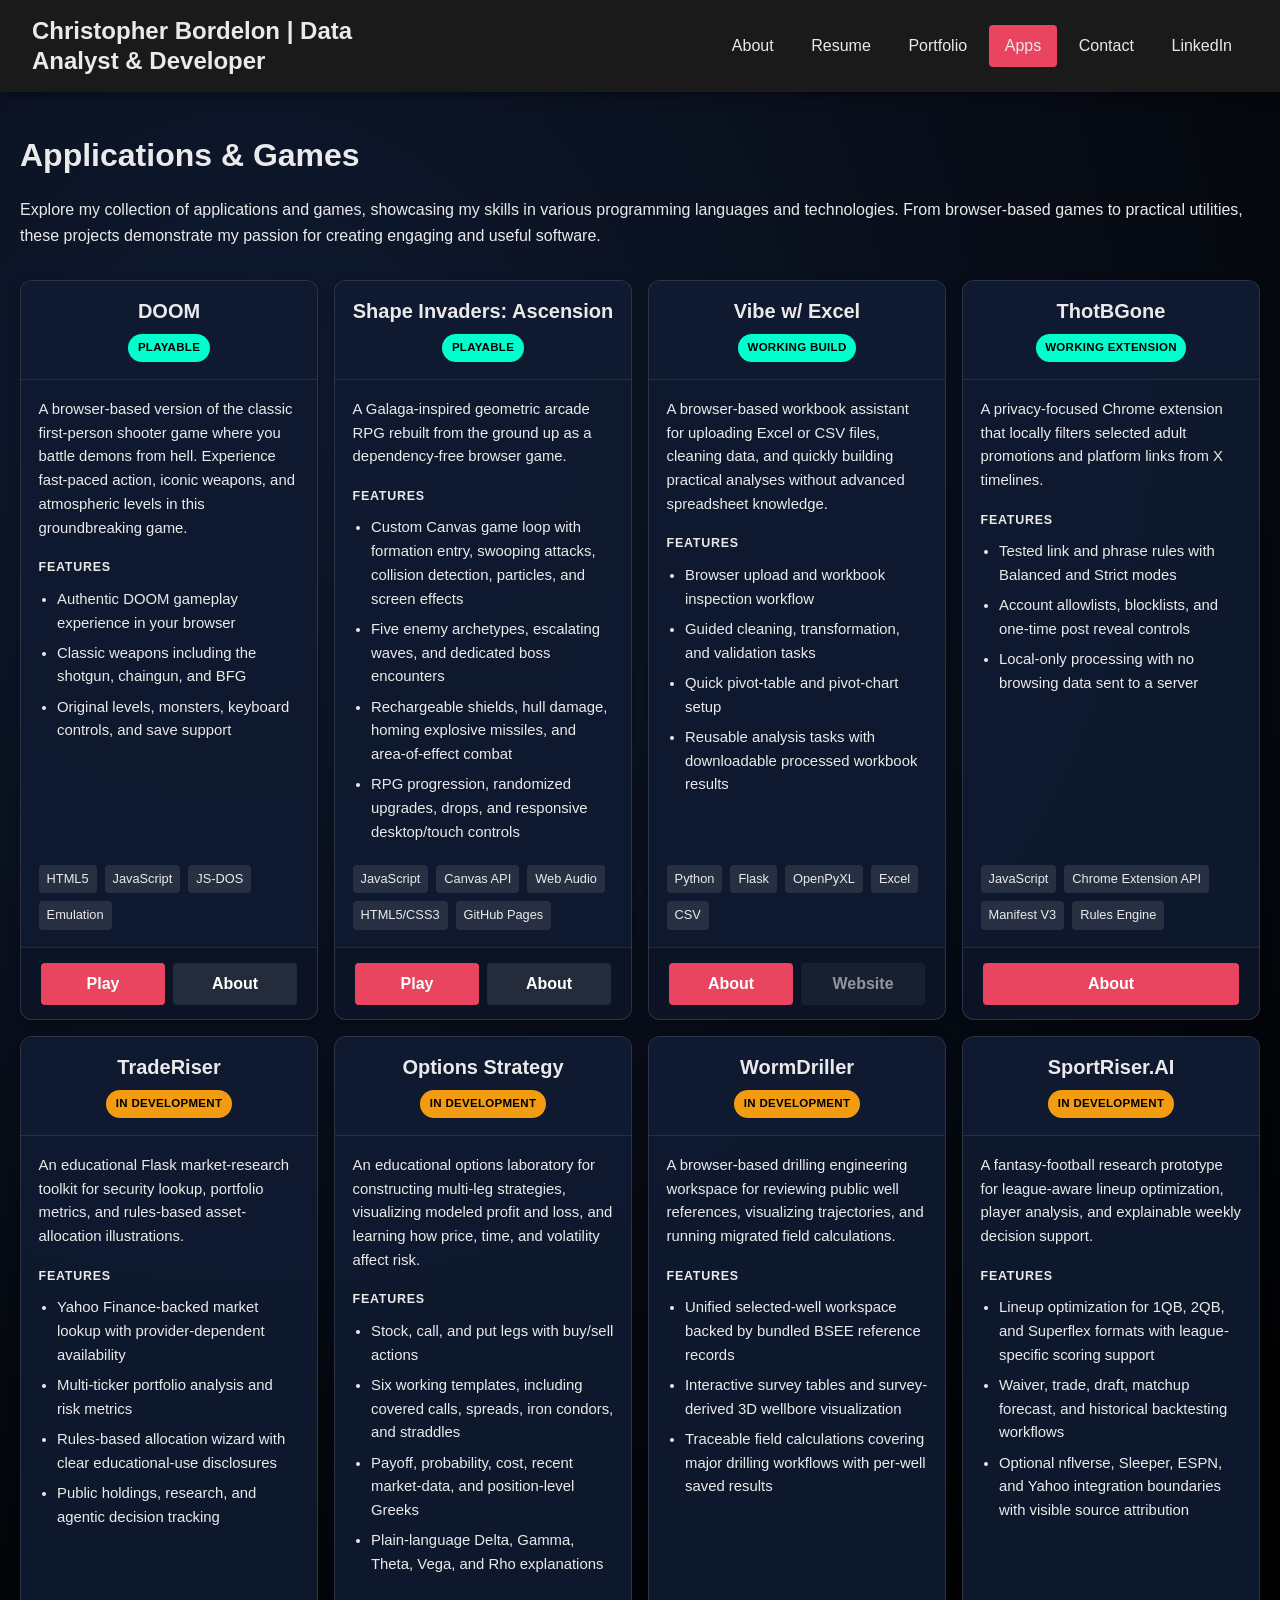
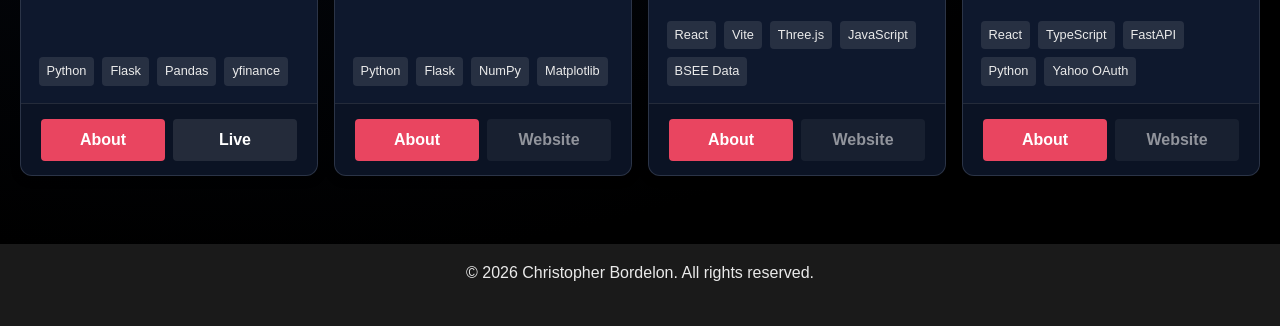
<file: applications.html>
<!DOCTYPE html>

<html lang="en">
<head>
<meta charset="utf-8"/>
<meta content="width=device-width, initial-scale=1.0" name="viewport"/>
<meta name="description" content="Explore Christopher Bordelon's working browser games and applications in development, including Shape Invaders, Vibe, TradeRiser, and WormDriller."/>
<title>Applications | Christopher Bordelon</title>
<style>
        :root {
            --primary: #0b0c1a;
            --secondary: #1f4068;
            --accent: #e94560;
            --dark: #0f1a30;
            --light: #eaeaea;
            --success: #00ffcc;
            --warning: #f39c12;
            --danger: #e74c3c;
            --star: #ffffff;
            --glow: #00ffe1;
            --nav-bg: #1a1a1a;
            --sith-red: #e94560;
        }
        
        /* Reset & Base */
        * { margin: 0; padding: 0; box-sizing: border-box; }
        
        body {
            font-family: 'Segoe UI', Tahoma, Geneva, Verdana, sans-serif;
            line-height: 1.6;
            color: var(--light);
            background: radial-gradient(circle at 20% 20%, #0f1a30, #000000 80%);
            background-size: cover;
            overflow-x: hidden;
            padding-top: 60px; /* Space for fixed navbar */
        }
        
        /* Navigation - From nodetest.html */
        nav { 
            background-color: var(--nav-bg); 
            padding: 1rem 2rem; 
            position: fixed; 
            width: 100%; 
            top: 0; 
            z-index: 1000; 
            box-shadow: 0 2px 10px rgba(0,0,0,0.5); 
            display: flex; 
            justify-content: space-between; 
            align-items: center; 
        }
        .nav-brand a {
            color: var(--light);
            font-size: 1.5rem;
            font-weight: bold;
            text-decoration: none;
        }
        .nav-links {
            display: flex;
            list-style: none;
            gap: 1.5rem;
            margin: 0;
            padding: 0;
        }
        /* Each li is relatively positioned so that its dropdown is aligned below it */
        .nav-links li {
            margin-left: 1.5rem;
            position: relative;
        }
        .nav-links a {
            color: var(--light);
            text-decoration: none;
            font-weight: 500;
            padding: 0.5rem 1rem;
            border-radius: 4px;
            transition: all 0.3s ease;
        }
        .nav-links a:hover, .nav-links a.active {
            background-color: var(--sith-red);
            color: var(--light);
        }
        /* Dropdown styling updated to wrap text properly */
        .nav-links li .dropdown {
            display: none;
            position: absolute;
            top: 100%;
            left: 0;
            background-color: #333;
            color: var(--light);
            padding: 0.5rem;
            border-radius: 4px;
            box-shadow: 0 2px 5px rgba(0,0,0,0.5);
            z-index: 1001;
            font-size: 0.9rem;
            width: auto;
            white-space: normal;
            overflow-wrap: break-word;
        }
        .nav-links li:hover .dropdown {
            display: block;
        }
        
        /* Main content */
        .container {
            max-width: 1200px;
            margin: 0 auto;
            padding: 20px;
        }
        
        h1, h2, h3 {
            margin-bottom: 1rem;
            color: var(--light);
        }
        
        p {
            margin-bottom: 1.5rem;
            color: var(--light);
        }
        
        /* Applications Grid */
        .apps-grid {
            display: grid;
            grid-auto-rows: 1fr;
            grid-template-columns: repeat(4, minmax(0, 1fr));
            gap: 1.25rem;
            margin-top: 2rem;
        }
        
        .app-card {
            background: rgba(15, 26, 48, 0.95);
            border: 1px solid rgba(255, 255, 255, 0.12);
            border-radius: 12px;
            overflow: hidden;
            box-shadow: 0 3px 10px rgba(0,0,0,0.3);
            transition: transform 0.2s ease, box-shadow 0.2s ease, border-color 0.2s ease;
            height: 100%;
            display: flex;
            flex-direction: column;
        }
        
        .app-card:hover {
            transform: translateY(-3px);
            box-shadow: 0 5px 15px rgba(0,0,0,0.4);
            border-color: var(--star);
        }
        
.app-header {
            align-items: center;
            background-color: rgba(15, 26, 48, 0.8);
            border-bottom: 1px solid rgba(255, 255, 255, 0.1);
            display: flex;
            flex-direction: column;
            gap: 0.6rem;
            justify-content: center;
            min-height: 86px;
            padding: 1.25rem;
        }
        
.app-header h2 {
            font-size: 1.2rem;
            line-height: 1.25;
            margin: 0;
            text-align: center;
            width: 100%;
        }
        
.app-status {
            display: inline-block;
            border-radius: 999px;
            flex: 0 0 auto;
            font-size: 0.72rem;
            font-weight: bold;
            letter-spacing: 0.025em;
            margin: 0;
            padding: 0.3rem 0.6rem;
            text-transform: uppercase;
        }
        
        .status-completed {
            background-color: var(--success);
            color: #000;
        }
        
        .status-development {
            background-color: var(--warning);
            color: #000;
        }
        
        .app-body {
            display: flex;
            flex-direction: column;
            flex-grow: 1;
            padding: 1.25rem;
        }

        .app-body > p:first-child {
            margin-bottom: 1.1rem;
        }

        .app-body h3 {
            font-size: 0.78rem;
            letter-spacing: 0.06em;
            margin: 0 0 0.6rem;
            text-transform: uppercase;
        }

        .app-body ul {
            margin: 0 0 1rem;
            padding-left: 1.15rem;
        }

        .app-body li + li {
            margin-top: 0.4rem;
        }
        
        .app-footer {
            align-items: center;
            background-color: rgba(0, 0, 0, 0.2);
            border-top: 1px solid rgba(255, 255, 255, 0.1);
            display: flex;
            gap: 0.5rem;
            min-height: 72px;
            padding: 0.9rem 1.25rem;
        }
        
        .btn {
            align-items: center;
            display: inline-flex;
            flex: 1 1 0;
            justify-content: center;
            min-height: 40px;
            padding: 0.5rem 1rem;
            border-radius: 4px;
            text-decoration: none;
            font-weight: bold;
            text-align: center;
            transition: all 0.3s ease;
        }
        
        .btn-primary {
            background-color: var(--sith-red);
            color: white;
        }
        
        .btn-secondary {
            background-color: rgba(255, 255, 255, 0.1);
            color: white;
        }
        
        .btn:hover {
            transform: translateY(-2px);
            box-shadow: 0 2px 5px rgba(0,0,0,0.2);
        }

        .card-doom { order: 1; }
        .card-shapes { order: 2; }
        .card-vibe { order: 3; }
        .card-thot { order: 4; }
        .card-traderiser { order: 5; }
        .card-options { order: 6; }
        .card-wormdriller { order: 7; }
        .card-sportsriser { order: 8; }

        .btn-disabled {
            cursor: not-allowed;
            opacity: 0.55;
        }

        .btn-disabled:hover {
            transform: none;
            box-shadow: none;
        }
        
        /* Tech Tags */
        .tech-tags {
            display: flex;
            flex-wrap: wrap;
            gap: 0.5rem;
            margin-top: auto;
            padding-top: 0.25rem;
        }
        
        .tech-tag {
            background-color: rgba(255, 255, 255, 0.1);
            color: var(--light);
            padding: 0.25rem 0.5rem;
            border-radius: 4px;
            font-size: 0.8rem;
        }
        
        /* Footer */
        footer {
            background-color: var(--nav-bg);
            color: var(--light);
            text-align: center;
            padding: 1rem;
            margin-top: 3rem;
        }
        
        /* Starfield Background */
        body::before {
            content: "";
            position: fixed;
            top: 0;
            left: 0;
            width: 100vw;
            height: 100vh;
            background: url('https://raw.githubusercontent.com/niklasvh/starfield/master/starfield.png') repeat;
            opacity: 0.05;
            z-index: -1;
            animation: moveStars 60s linear infinite;
        }
        
        @keyframes moveStars {
            from { background-position: 0 0; }
            to { background-position: -1000px 1000px; }
        }

        @media (max-width: 1000px) {
            .apps-grid {
                grid-template-columns: repeat(2, minmax(0, 1fr));
            }
        }

        @media (max-width: 600px) {
            .apps-grid {
                grid-auto-rows: auto;
                grid-template-columns: 1fr;
            }
        }
    </style>
    <link rel="stylesheet" href="site.css">
</head>
<body>
<!-- Navigation from nodetest.html -->
<nav>
<div class="nav-brand">
<a href="index.html">Christopher Bordelon | Data Analyst &amp; Developer</a>
</div>
<ul class="nav-links">
<li>
<a href="about.html">About</a>
<div class="dropdown">Learn more about my background, education, and professional journey.</div>
</li>
<li>
<a href="resume.html">Resume</a>
<div class="dropdown">View or download my resume in PDF format.</div>
</li>
<li>
<a href="portfolio.html">Portfolio</a>
<div class="dropdown">Explore past and future projects.</div>
</li>
<li>
<a class="active" href="applications.html">Apps</a>
<div class="dropdown">Explore the applications and games I've developed, including DOOM and more.</div>
</li>
<li>
<a href="contact.html">Contact</a>
<div class="dropdown">bordelondevops2025@gmail.com</div>
</li>
<li>
<a href="https://www.linkedin.com/in/christopher-b-b61554319" target="_blank">LinkedIn</a>
<div class="dropdown">Connect with me on LinkedIn.</div>
</li>
</ul>
</nav>
<div class="container">
<h1>Applications &amp; Games</h1>
<p>Explore my collection of applications and games, showcasing my skills in various programming languages and technologies. From browser-based games to practical utilities, these projects demonstrate my passion for creating engaging and useful software.</p>
<div class="apps-grid">
<!-- DOOM -->
<div class="app-card card-doom">
<div class="app-header">
<h2>DOOM</h2>
<span class="app-status status-completed">Playable</span>
</div>
<div class="app-body">
<p>A browser-based version of the classic first-person shooter game where you battle demons from hell. Experience fast-paced action, iconic weapons, and atmospheric levels in this groundbreaking game.</p>
<h3>Features</h3>
<ul>
<li>Authentic DOOM gameplay experience in your browser</li>
<li>Classic weapons including the shotgun, chaingun, and BFG</li>
<li>Original levels, monsters, keyboard controls, and save support</li>
</ul>
<div class="tech-tags">
<span class="tech-tag">HTML5</span>
<span class="tech-tag">JavaScript</span>
<span class="tech-tag">JS-DOS</span>
<span class="tech-tag">Emulation</span>
</div>
</div>
<div class="app-footer">
<a class="btn btn-primary" href="https://bordelondevops.github.io/Doom_on_Browser/">Play</a>
<a class="btn btn-secondary" href="https://github.com/BordelonDevOps/Doom_on_Browser">About</a>
</div>
</div>
<!-- ThotBGone -->
<div class="app-card card-thot">
<div class="app-header">
<h2>ThotBGone</h2>
<span class="app-status status-completed">Working Extension</span>
</div>
<div class="app-body">
<p>A privacy-focused Chrome extension that locally filters selected adult promotions and platform links from X timelines.</p>
<h3>Features</h3>
<ul>
<li>Tested link and phrase rules with Balanced and Strict modes</li>
<li>Account allowlists, blocklists, and one-time post reveal controls</li>
<li>Local-only processing with no browsing data sent to a server</li>
</ul>
<div class="tech-tags">
<span class="tech-tag">JavaScript</span>
<span class="tech-tag">Chrome Extension API</span>
<span class="tech-tag">Manifest V3</span>
<span class="tech-tag">Rules Engine</span>
</div>
</div>
<div class="app-footer">
<a class="btn btn-primary" href="https://github.com/BordelonDevOps/ThotBGone">About</a>
</div>
</div>
<!-- Worm Driller -->
<div class="app-card card-wormdriller">
<div class="app-header">
<h2>WormDriller</h2>
<span class="app-status status-development">In Development</span>
</div>
<div class="app-body">
<p>A browser-based drilling engineering workspace for reviewing public well references, visualizing trajectories, and running migrated field calculations.</p>
<h3>Features</h3>
<ul>
<li>Unified selected-well workspace backed by bundled BSEE reference records</li>
<li>Interactive survey tables and survey-derived 3D wellbore visualization</li>
<li>Traceable field calculations covering major drilling workflows with per-well saved results</li>
</ul>
<div class="tech-tags">
<span class="tech-tag">React</span>
<span class="tech-tag">Vite</span>
<span class="tech-tag">Three.js</span>
<span class="tech-tag">JavaScript</span>
<span class="tech-tag">BSEE Data</span>
</div>
</div>
<div class="app-footer">
<a class="btn btn-primary" href="https://github.com/BordelonDevOps/WormDriller">About</a>
<span class="btn btn-secondary btn-disabled" aria-disabled="true" title="Public website coming soon">Website</span>
</div>
</div>
<!-- SportsRiser.AI -->
<div class="app-card card-sportsriser">
<div class="app-header">
<h2>SportRiser.AI</h2>
<span class="app-status status-development">In Development</span>
</div>
<div class="app-body">
<p>A fantasy-football research prototype for league-aware lineup optimization, player analysis, and explainable weekly decision support.</p>
<h3>Features</h3>
<ul>
<li>Lineup optimization for 1QB, 2QB, and Superflex formats with league-specific scoring support</li>
<li>Waiver, trade, draft, matchup forecast, and historical backtesting workflows</li>
<li>Optional nflverse, Sleeper, ESPN, and Yahoo integration boundaries with visible source attribution</li>
</ul>
<div class="tech-tags">
<span class="tech-tag">React</span>
<span class="tech-tag">TypeScript</span>
<span class="tech-tag">FastAPI</span>
<span class="tech-tag">Python</span>
<span class="tech-tag">Yahoo OAuth</span>
</div>
</div>
<div class="app-footer">
<a class="btn btn-primary" href="https://github.com/BordelonDevOps/SportsRiser.AI">About</a>
<span class="btn btn-secondary btn-disabled" aria-disabled="true" title="Public website coming soon">Website</span>
</div>
</div>
<!-- Vibe w/ Excel -->
<div class="app-card card-vibe">
<div class="app-header">
<h2>Vibe w/ Excel</h2>
<span class="app-status status-completed">Working Build</span>
</div>
<div class="app-body">
<p>A browser-based workbook assistant for uploading Excel or CSV files, cleaning data, and quickly building practical analyses without advanced spreadsheet knowledge.</p>
<h3>Features</h3>
<ul>
<li>Browser upload and workbook inspection workflow</li>
<li>Guided cleaning, transformation, and validation tasks</li>
<li>Quick pivot-table and pivot-chart setup</li>
<li>Reusable analysis tasks with downloadable processed workbook results</li>
</ul>
<div class="tech-tags">
<span class="tech-tag">Python</span>
<span class="tech-tag">Flask</span>
<span class="tech-tag">OpenPyXL</span>
<span class="tech-tag">Excel</span>
<span class="tech-tag">CSV</span>
</div>
</div>
<div class="app-footer">
<a class="btn btn-primary" href="https://github.com/BordelonDevOps/VibewExcel">About</a>
<span class="btn btn-secondary btn-disabled" aria-disabled="true" title="Public website coming soon">Website</span>
</div>
</div>
<!-- Shape Invaders -->
<div class="app-card card-shapes">
<div class="app-header">
<h2>Shape Invaders: Ascension</h2>
<span class="app-status status-completed">Playable</span>
</div>
<div class="app-body">
<p>A Galaga-inspired geometric arcade RPG rebuilt from the ground up as a dependency-free browser game.</p>
<h3>Features</h3>
<ul>
<li>Custom Canvas game loop with formation entry, swooping attacks, collision detection, particles, and screen effects</li>
<li>Five enemy archetypes, escalating waves, and dedicated boss encounters</li>
<li>Rechargeable shields, hull damage, homing explosive missiles, and area-of-effect combat</li>
<li>RPG progression, randomized upgrades, drops, and responsive desktop/touch controls</li>
</ul>
<div class="tech-tags">
<span class="tech-tag">JavaScript</span>
<span class="tech-tag">Canvas API</span>
<span class="tech-tag">Web Audio</span>
<span class="tech-tag">HTML5/CSS3</span>
<span class="tech-tag">GitHub Pages</span>
</div>
</div>
<div class="app-footer">
<a class="btn btn-primary" href="https://bordelondevops.github.io/ShapeInvaders/">Play</a>
<a class="btn btn-secondary" href="https://github.com/BordelonDevOps/ShapeInvaders">About</a>
</div>
</div>
<!-- TradeRiser -->
<div class="app-card card-traderiser">
<div class="app-header">
<h2>TradeRiser</h2>
<span class="app-status status-development">In Development</span>
</div>
<div class="app-body">
<p>An educational Flask market-research toolkit for security lookup, portfolio metrics, and rules-based asset-allocation illustrations.</p>
<h3>Features</h3>
<ul>
<li>Yahoo Finance-backed market lookup with provider-dependent availability</li>
<li>Multi-ticker portfolio analysis and risk metrics</li>
<li>Rules-based allocation wizard with clear educational-use disclosures</li>
<li>Public holdings, research, and agentic decision tracking</li>
</ul>
<div class="tech-tags">
<span class="tech-tag">Python</span><span class="tech-tag">Flask</span><span class="tech-tag">Pandas</span><span class="tech-tag">yfinance</span>
</div>
</div>
<div class="app-footer">
<a class="btn btn-primary" href="https://github.com/BordelonDevOps/TradeRiser-Support">About</a>
<a class="btn btn-secondary" href="traderiser/" title="View the public agentic trading record">Live</a>
</div>
</div>
<!-- Options Strategy -->
<div class="app-card card-options">
<div class="app-header">
<h2>Options Strategy</h2>
<span class="app-status status-development">In Development</span>
</div>
<div class="app-body">
<p>An educational options laboratory for constructing multi-leg strategies, visualizing modeled profit and loss, and learning how price, time, and volatility affect risk.</p>
<h3>Features</h3>
<ul>
<li>Stock, call, and put legs with buy/sell actions</li>
<li>Six working templates, including covered calls, spreads, iron condors, and straddles</li>
<li>Payoff, probability, cost, recent market-data, and position-level Greeks</li>
<li>Plain-language Delta, Gamma, Theta, Vega, and Rho explanations</li>
</ul>
<div class="tech-tags">
<span class="tech-tag">Python</span><span class="tech-tag">Flask</span><span class="tech-tag">NumPy</span><span class="tech-tag">Matplotlib</span>
</div>
</div>
<div class="app-footer">
<a class="btn btn-primary" href="https://github.com/BordelonDevOps/Options_Strategy">About</a>
<span class="btn btn-secondary btn-disabled" aria-disabled="true" title="Public website coming soon">Website</span>
</div>
</div>
</div>
</div>
<footer>
<p>© 2026 Christopher Bordelon. All rights reserved.</p>
</footer>
<script src="site.js"></script>
</body>
</html>
</file>
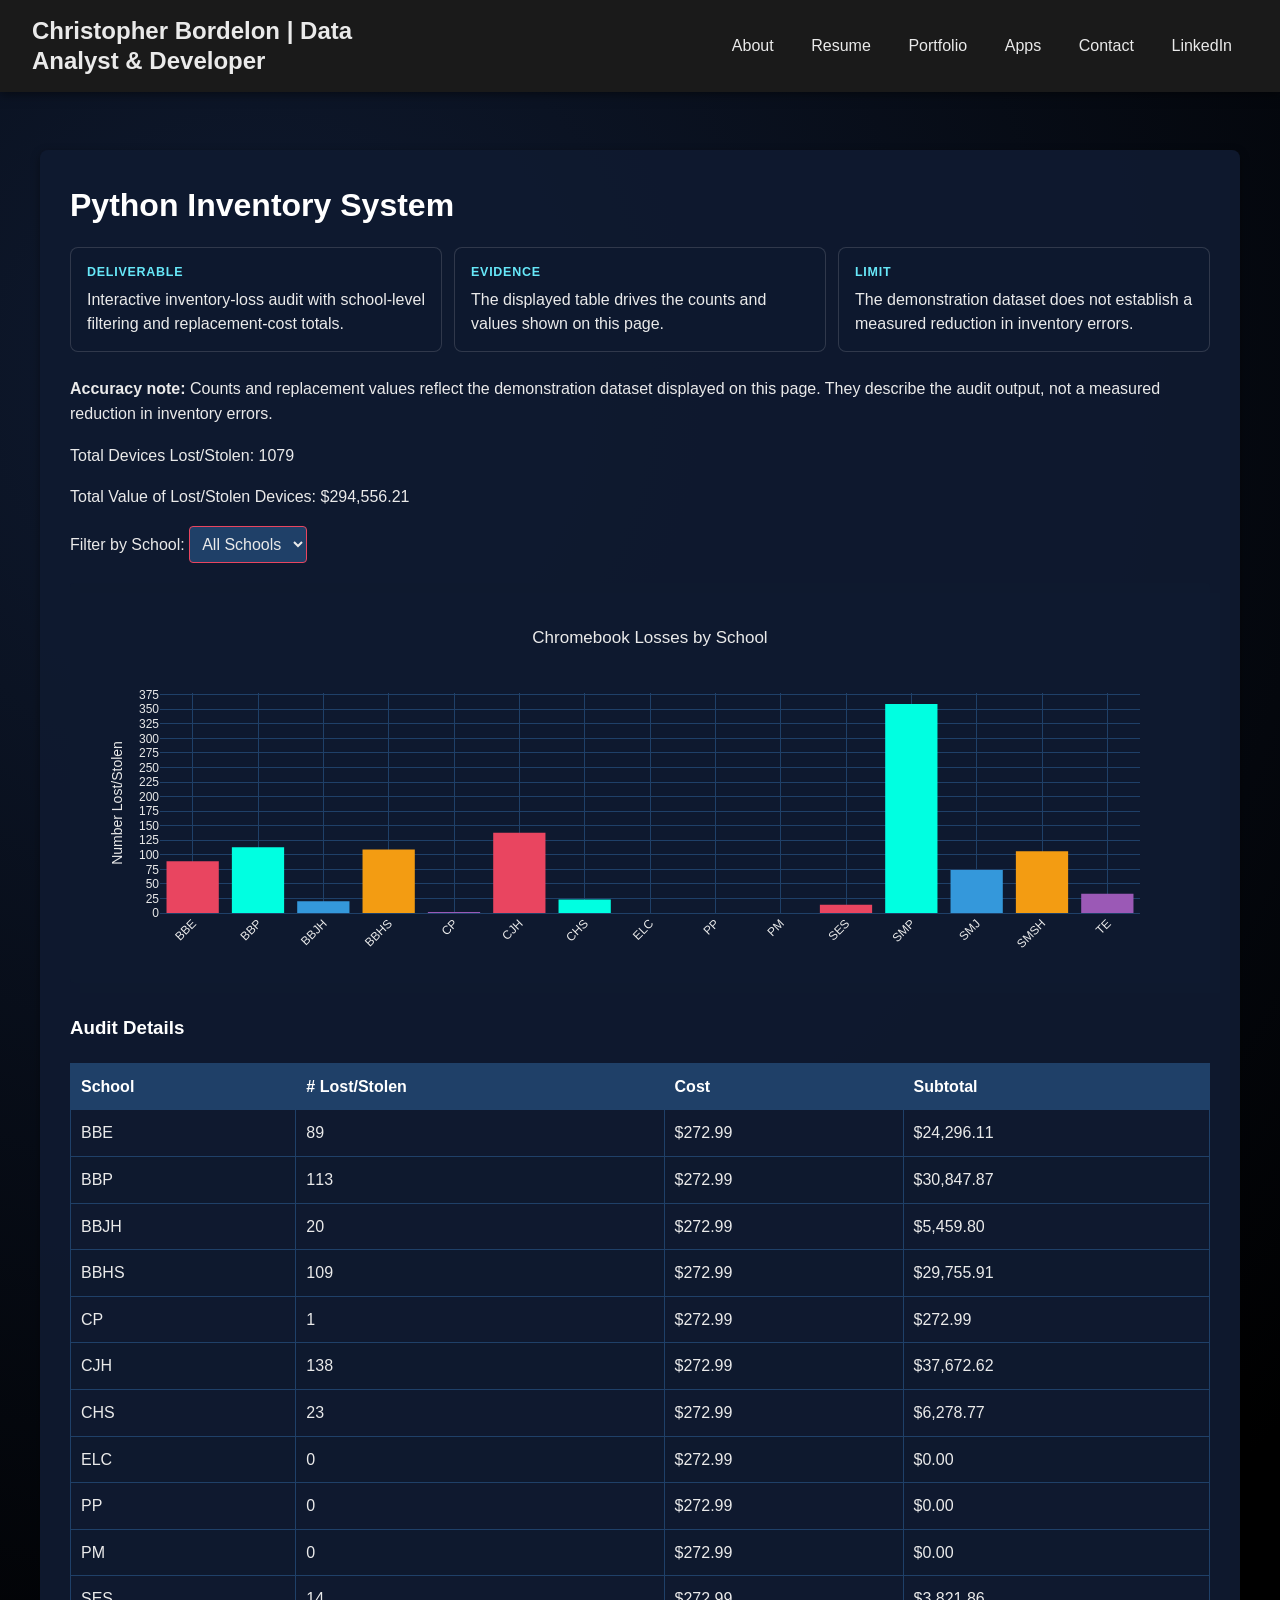
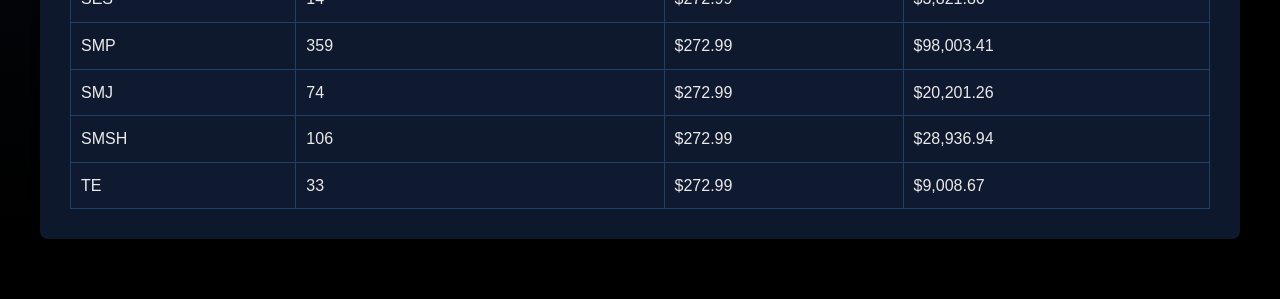
<file: Chromebook_losses.html>
<!DOCTYPE html>
<html lang="en">
<head>
    <meta charset="UTF-8">
    <meta name="viewport" content="width=device-width, initial-scale=1.0">
    <meta name="description" content="Python inventory-system case study by Christopher Bordelon.">
    <title>Python Inventory System | Portfolio</title>
    <style>
        :root {
            --primary: #0b0c1a;
            --secondary: #1f4068;
            --accent: #e94560;
            --dark: #0f1a30;
            --light: #eaeaea;
            --star: #ffffff;
            --glow: #00ffe1;
            --sith-red: #ff0000;
            --nav-bg: #1a1a1a;
            --table-header: #1f4068;
            --table-even: rgba(15, 26, 48, 0.7);
            --table-odd: rgba(15, 26, 48, 0.95);
        }
        
        * {
            margin: 0;
            padding: 0;
            box-sizing: border-box;
        }
        
        body {
            font-family: 'Segoe UI', Tahoma, Geneva, Verdana, sans-serif;
            background: radial-gradient(circle at 20% 20%, var(--dark), #000000 80%);
            color: var(--light);
            line-height: 1.6;
            padding: 20px;
            padding-top: 90px; /* Added extra padding for the fixed nav */
            overflow-x: hidden;
            position: relative;
        }
        
        body::before {
            content: "";
            position: fixed;
            top: 0;
            left: 0;
            width: 100vw;
            height: 100vh;
            background: url('https://raw.githubusercontent.com/niklasvh/starfield/master/starfield.png') repeat;
            opacity: 0.05;
            z-index: -1;
            animation: moveStars 60s linear infinite;
        }
        
        @keyframes moveStars {
            from { background-position: 0 0; }
            to { background-position: -1000px 1000px; }
        }
        
        /* Navigation Bar from nodetest.html */
        nav { 
            background-color: var(--nav-bg); 
            padding: 1rem 2rem; 
            position: fixed; 
            width: 100%; 
            top: 0; 
            left: 0;
            z-index: 1000; 
            box-shadow: 0 2px 10px rgba(0,0,0,0.5); 
            display: flex; 
            justify-content: space-between; 
            align-items: center; 
        }
        .nav-brand a {
            color: var(--light);
            font-size: 1.5rem;
            font-weight: bold;
            text-decoration: none;
        }
        .nav-links {
            display: flex;
            list-style: none;
            gap: 1.5rem;
            margin: 0;
            padding: 0;
        }
        /* Each li is relatively positioned so that its dropdown is aligned below it */
        .nav-links li {
            margin-left: 1.5rem;
            position: relative;
        }
        .nav-links a {
            color: var(--light);
            text-decoration: none;
            font-weight: 500;
            padding: 0.5rem 1rem;
            border-radius: 4px;
            transition: all 0.3s ease;
        }
        .nav-links a:hover {
            background-color: var(--sith-red);
            color: var(--light);
        }
        /* Dropdown styling updated to wrap text properly */
        .nav-links li .dropdown {
            display: none;
            position: absolute;
            top: 100%;
            left: 0;
            background-color: #333;
            color: var(--light);
            padding: 0.5rem;
            border-radius: 4px;
            box-shadow: 0 2px 5px rgba(0,0,0,0.5);
            z-index: 1001;
            font-size: 0.9rem;
            width: auto;
            white-space: normal;
            overflow-wrap: break-word;
        }
        .nav-links li:hover .dropdown {
            display: block;
        }
        
        .container {
            max-width: 1200px;
            margin: 40px auto;
            background: rgba(15, 26, 48, 0.95);
            padding: 30px;
            border-radius: 8px;
            box-shadow: 0 3px 10px rgba(0, 0, 0, 0.4);
        }
        
        h1, h3 {
            color: var(--star);
            margin-bottom: 1rem;
        }
        
        p {
            margin-bottom: 1rem;
        }
        
        a {
            color: var(--accent);
            text-decoration: none;
        }
        
        a:hover {
            text-decoration: underline;
        }
        
        .table {
            width: 100%;
            border-collapse: collapse;
            margin-top: 20px;
        }
        
        .table th, .table td {
            padding: 10px;
            border: 1px solid var(--secondary);
            text-align: left;
        }
        
        .table th {
            background: var(--table-header);
            color: var(--star);
        }
        
        .table tr:nth-child(even) {
            background: var(--table-even);
        }
        
        .table tr:nth-child(odd) {
            background: var(--table-odd);
        }
        
        .slicer {
            margin-bottom: 20px;
        }
        
        select {
            padding: 8px;
            font-size: 16px;
            background-color: var(--secondary);
            color: var(--light);
            border: 1px solid var(--accent);
            border-radius: 4px;
        }
        
        #lossChart {
            width: 100%;
            height: 400px;
            margin-top: 20px;
            margin-bottom: 30px;
            background: rgba(15, 26, 48, 0.7);
            border-radius: 4px;
            padding: 10px;
        }
  </style>
  <link rel="stylesheet" href="site.css">
    <script src="https://cdn.plot.ly/plotly-2.32.0.min.js"></script>
</head>
<body>
    <!-- Navigation Bar from nodetest.html -->
    <nav>
        <div class="nav-brand">
            <a href="index.html">Christopher Bordelon | Data Analyst & Developer</a>
        </div>
        <ul class="nav-links">
            <li>
                <a href="about.html">About</a>
                <div class="dropdown">Learn more about my background, education, and professional journey.</div>
            </li>
            <li>
                <a href="resume.html">Resume</a>
                <div class="dropdown">View or download my resume in PDF format.</div>
            </li>
            <li>
                <a href="index.html">Portfolio</a>
                <div class="dropdown">Explore past and future projects.</div>
            </li>
            <li>
                <a href="applications.html">Apps</a>
                <div class="dropdown">Explore the applications and games I've developed, including Shape Invaders and more.</div>
            </li>
            <li>
                <a href="contact.html">Contact</a>
                <div class="dropdown">bordelondevops2025@gmail.com</div>
            </li>
            <li>
                <a href="https://www.linkedin.com/in/christopher-b-b61554319" target="_blank">LinkedIn</a>
                <div class="dropdown">Connect with me on LinkedIn.</div>
            </li>
        </ul>
    </nav>

    <div class="container">
        <h1>Python Inventory System</h1>
        <dl class="case-summary" aria-label="Case study summary">
            <div><dt>Deliverable</dt><dd>Interactive inventory-loss audit with school-level filtering and replacement-cost totals.</dd></div>
            <div><dt>Evidence</dt><dd>The displayed table drives the counts and values shown on this page.</dd></div>
            <div><dt>Limit</dt><dd>The demonstration dataset does not establish a measured reduction in inventory errors.</dd></div>
        </dl>
        <p><strong>Accuracy note:</strong> Counts and replacement values reflect the demonstration dataset displayed on this page. They describe the audit output, not a measured reduction in inventory errors.</p>
        <p>Total Devices Lost/Stolen: 1079</p>
        <p>Total Value of Lost/Stolen Devices: $294,556.21</p>

        <div class="slicer">
            <label for="schoolFilter">Filter by School: </label>
            <select id="schoolFilter" onchange="updateChartAndTable()">
                <option value="all">All Schools</option>
                <option value="BBE">BBE</option>
                <option value="BBP">BBP</option>
                <option value="BBJH">BBJH</option>
                <option value="BBHS">BBHS</option>
                <option value="CP">CP</option>
                <option value="CJH">CJH</option>
                <option value="CHS">CHS</option>
                <option value="ELC">ELC</option>
                <option value="PP">PP</option>
                <option value="PM">PM</option>
                <option value="SES">SES</option>
                <option value="SMP">SMP</option>
                <option value="SMJ">SMJ</option>
                <option value="SMSH">SMSH</option>
                <option value="TE">TE</option>
            </select>
        </div>

        <div id="lossChart"></div>
        <h3>Audit Details</h3>
        
        <!-- Hardcoded table for demonstration -->
        <table id="detailTable" class="table">
            <thead>
                <tr>
                    <th>School</th>
                    <th># Lost/Stolen</th>
                    <th>Cost</th>
                    <th>Subtotal</th>
                </tr>
            </thead>
            <tbody>
                <tr>
                    <td>BBE</td>
                    <td>89</td>
                    <td>$272.99</td>
                    <td>$24,296.11</td>
                </tr>
                <tr>
                    <td>BBP</td>
                    <td>113</td>
                    <td>$272.99</td>
                    <td>$30,847.87</td>
                </tr>
                <tr>
                    <td>BBJH</td>
                    <td>20</td>
                    <td>$272.99</td>
                    <td>$5,459.80</td>
                </tr>
                <tr>
                    <td>BBHS</td>
                    <td>109</td>
                    <td>$272.99</td>
                    <td>$29,755.91</td>
                </tr>
                <tr>
                    <td>CP</td>
                    <td>1</td>
                    <td>$272.99</td>
                    <td>$272.99</td>
                </tr>
                <tr>
                    <td>CJH</td>
                    <td>138</td>
                    <td>$272.99</td>
                    <td>$37,672.62</td>
                </tr>
                <tr>
                    <td>CHS</td>
                    <td>23</td>
                    <td>$272.99</td>
                    <td>$6,278.77</td>
                </tr>
                <tr>
                    <td>ELC</td>
                    <td>0</td>
                    <td>$272.99</td>
                    <td>$0.00</td>
                </tr>
                <tr>
                    <td>PP</td>
                    <td>0</td>
                    <td>$272.99</td>
                    <td>$0.00</td>
                </tr>
                <tr>
                    <td>PM</td>
                    <td>0</td>
                    <td>$272.99</td>
                    <td>$0.00</td>
                </tr>
                <tr>
                    <td>SES</td>
                    <td>14</td>
                    <td>$272.99</td>
                    <td>$3,821.86</td>
                </tr>
                <tr>
                    <td>SMP</td>
                    <td>359</td>
                    <td>$272.99</td>
                    <td>$98,003.41</td>
                </tr>
                <tr>
                    <td>SMJ</td>
                    <td>74</td>
                    <td>$272.99</td>
                    <td>$20,201.26</td>
                </tr>
                <tr>
                    <td>SMSH</td>
                    <td>106</td>
                    <td>$272.99</td>
                    <td>$28,936.94</td>
                </tr>
                <tr>
                    <td>TE</td>
                    <td>33</td>
                    <td>$272.99</td>
                    <td>$9,008.67</td>
                </tr>
            </tbody>
        </table>
    </div>

    <script>
        // Hardcoded chart data based on the Excel analysis
        const chartData = [
            {"School": "BBE", "# Lost/Stolen": 89},
            {"School": "BBP", "# Lost/Stolen": 113},
            {"School": "BBJH", "# Lost/Stolen": 20},
            {"School": "BBHS", "# Lost/Stolen": 109},
            {"School": "CP", "# Lost/Stolen": 1},
            {"School": "CJH", "# Lost/Stolen": 138},
            {"School": "CHS", "# Lost/Stolen": 23},
            {"School": "ELC", "# Lost/Stolen": 0},
            {"School": "PP", "# Lost/Stolen": 0},
            {"School": "PM", "# Lost/Stolen": 0},
            {"School": "SES", "# Lost/Stolen": 14},
            {"School": "SMP", "# Lost/Stolen": 359},
            {"School": "SMJ", "# Lost/Stolen": 74},
            {"School": "SMSH", "# Lost/Stolen": 106},
            {"School": "TE", "# Lost/Stolen": 33}
        ];
        
        // Update Plotly theme to match dark theme
        const darkTheme = {
            paper_bgcolor: 'rgba(15, 26, 48, 0.7)',
            plot_bgcolor: 'rgba(15, 26, 48, 0.7)',
            font: {
                color: '#eaeaea'
            },
            title: {
                font: {
                    color: '#ffffff'
                }
            },
            xaxis: {
                tickangle: -45,
                gridcolor: '#1f4068',
                zerolinecolor: '#1f4068'
            },
            yaxis: {
                title: "Number Lost/Stolen",
                tickmode: "linear",
                tick0: 0,
                dtick: 25,
                gridcolor: '#1f4068',
                zerolinecolor: '#1f4068'
            }
        };
        
        // Initialize chart with all schools data on page load
        function initializeChart() {
            // Use all schools data for initial load
            let filteredData = chartData;
            
            // Adjust bar width and spacing based on number of bars
            const numBars = filteredData.length;
            const barWidth = numBars > 3 ? 0.8 : 0.15;
            const barGap = numBars > 3 ? 0.2 : 0.5;

            const trace = {
                x: filteredData.map(item => item.School),
                y: filteredData.map(item => item["# Lost/Stolen"]),
                type: 'bar',
                marker: { color: filteredData.map((item, idx) => ['#e94560', '#00ffe1', '#3498db', '#f39c12', '#9b59b6'][idx % 5]) },
                width: barWidth
            };

            const layout = {
                ...darkTheme,
                title: "Chromebook Losses by School",
                showlegend: false,
                bargap: barGap,
                height: 400
            };

            Plotly.newPlot('lossChart', [trace], layout);
        }

        function updateChartAndTable() {
            const schoolFilter = document.getElementById('schoolFilter').value;
            const table = document.getElementById('detailTable');
            
            // Filter table rows
            if (table) {
                const rows = table.getElementsByTagName('tr');
                // Skip header row (i=0)
                for (let i = 1; i < rows.length; i++) {
                    const schoolCell = rows[i].getElementsByTagName('td')[0].textContent;
                    rows[i].style.display = (schoolFilter === 'all' || schoolCell === schoolFilter) ? '' : 'none';
                }
            }

            // Filter chart data
            let filteredData = schoolFilter === 'all' ? chartData : chartData.filter(item => item.School === schoolFilter);

            // If no data matches the filter, show a message
            if (filteredData.length === 0) {
                document.getElementById('lossChart').innerHTML = '<p style="text-align: center; padding: 20px;">No data available for the selected school.</p>';
                return;
            }

            // Adjust bar width and spacing
            const numBars = filteredData.length;
            const barWidth = numBars > 3 ? 0.8 : 0.15;
            const barGap = numBars > 3 ? 0.2 : 0.5;

            const trace = {
                x: filteredData.map(item => item.School),
                y: filteredData.map(item => item["# Lost/Stolen"]),
                type: 'bar',
                marker: { color: filteredData.map((item, idx) => ['#e94560', '#00ffe1', '#3498db', '#f39c12', '#9b59b6'][idx % 5]) },
                width: barWidth
            };

            const layout = {
                ...darkTheme,
                title: "Chromebook Losses by School",
                showlegend: false,
                bargap: barGap,
                height: 400
            };

            Plotly.newPlot('lossChart', [trace], layout);
        }

        // Initialize the chart when the DOM is fully loaded
        document.addEventListener('DOMContentLoaded', function() {
            initializeChart();
        });

        // Also initialize immediately to ensure it works even if the DOMContentLoaded event has already fired
        initializeChart();
    </script>
  <script src="site.js"></script>
</body>
</html>
</file>
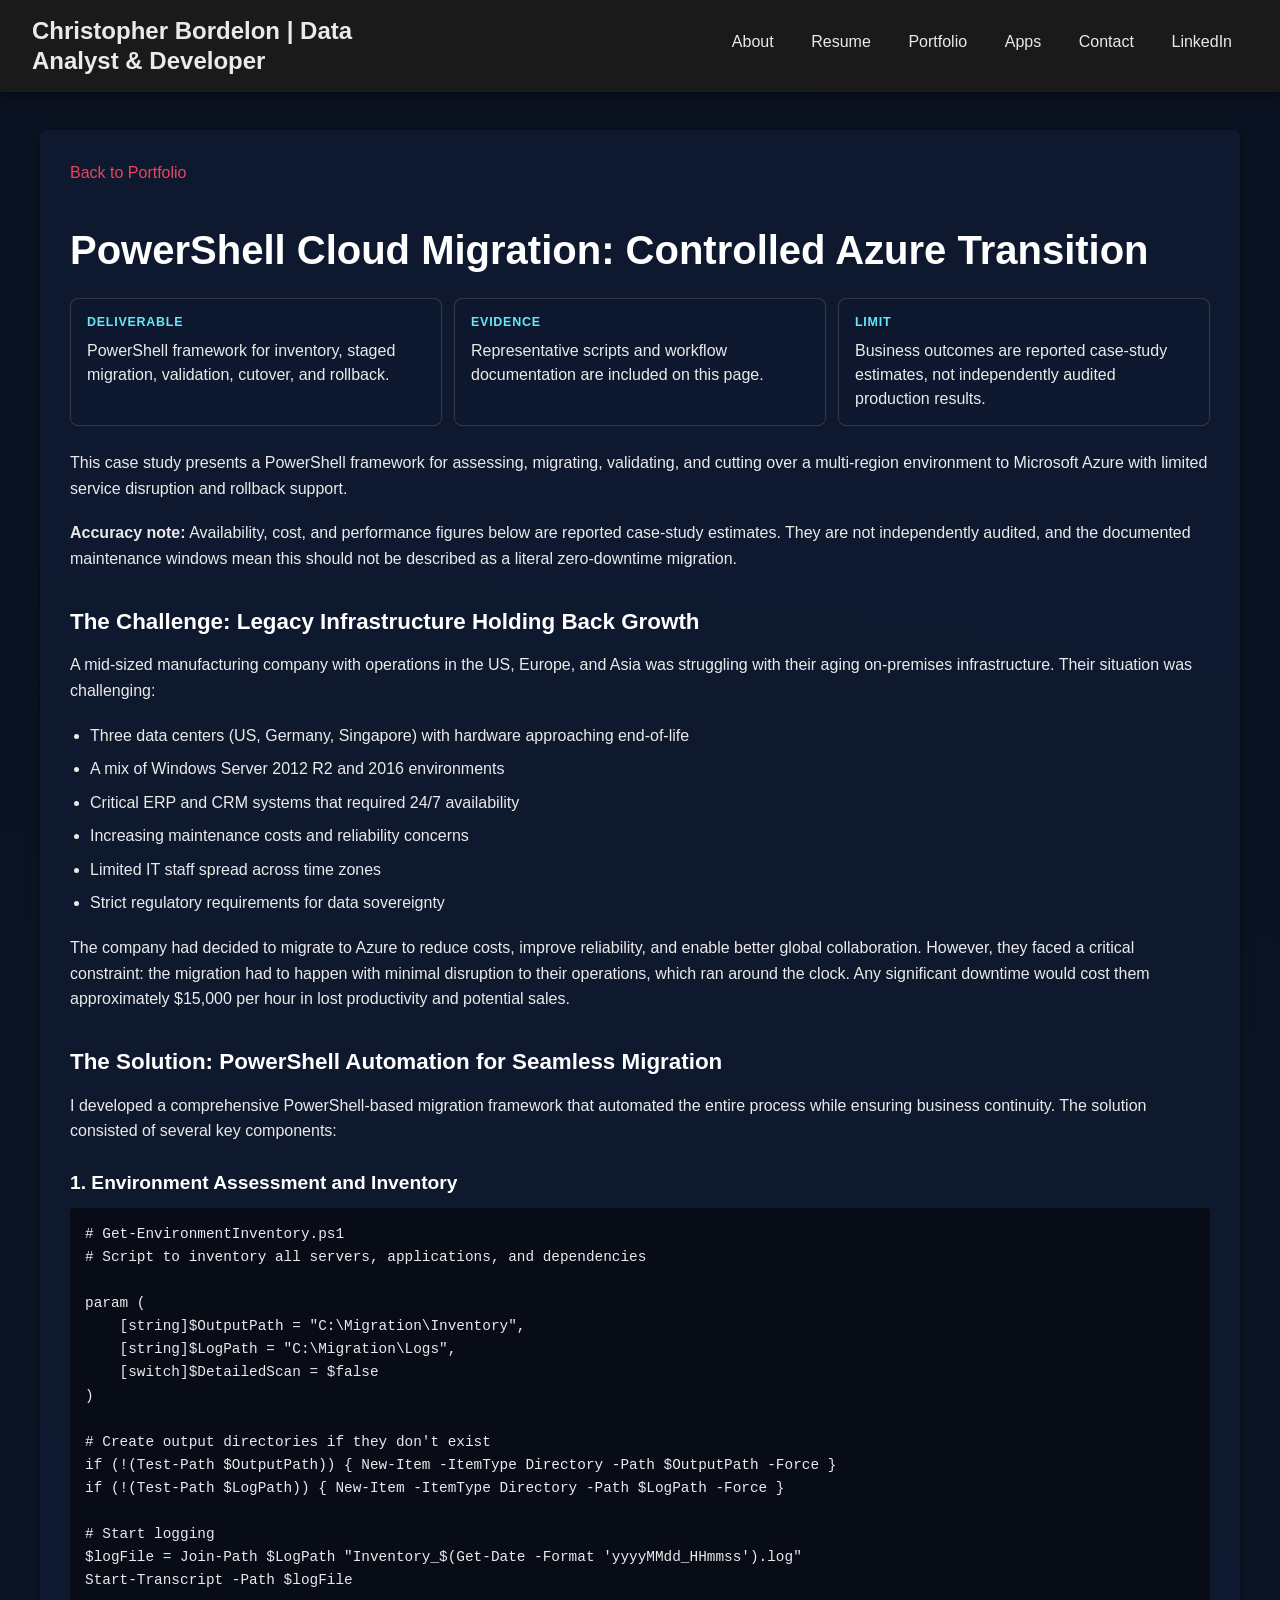
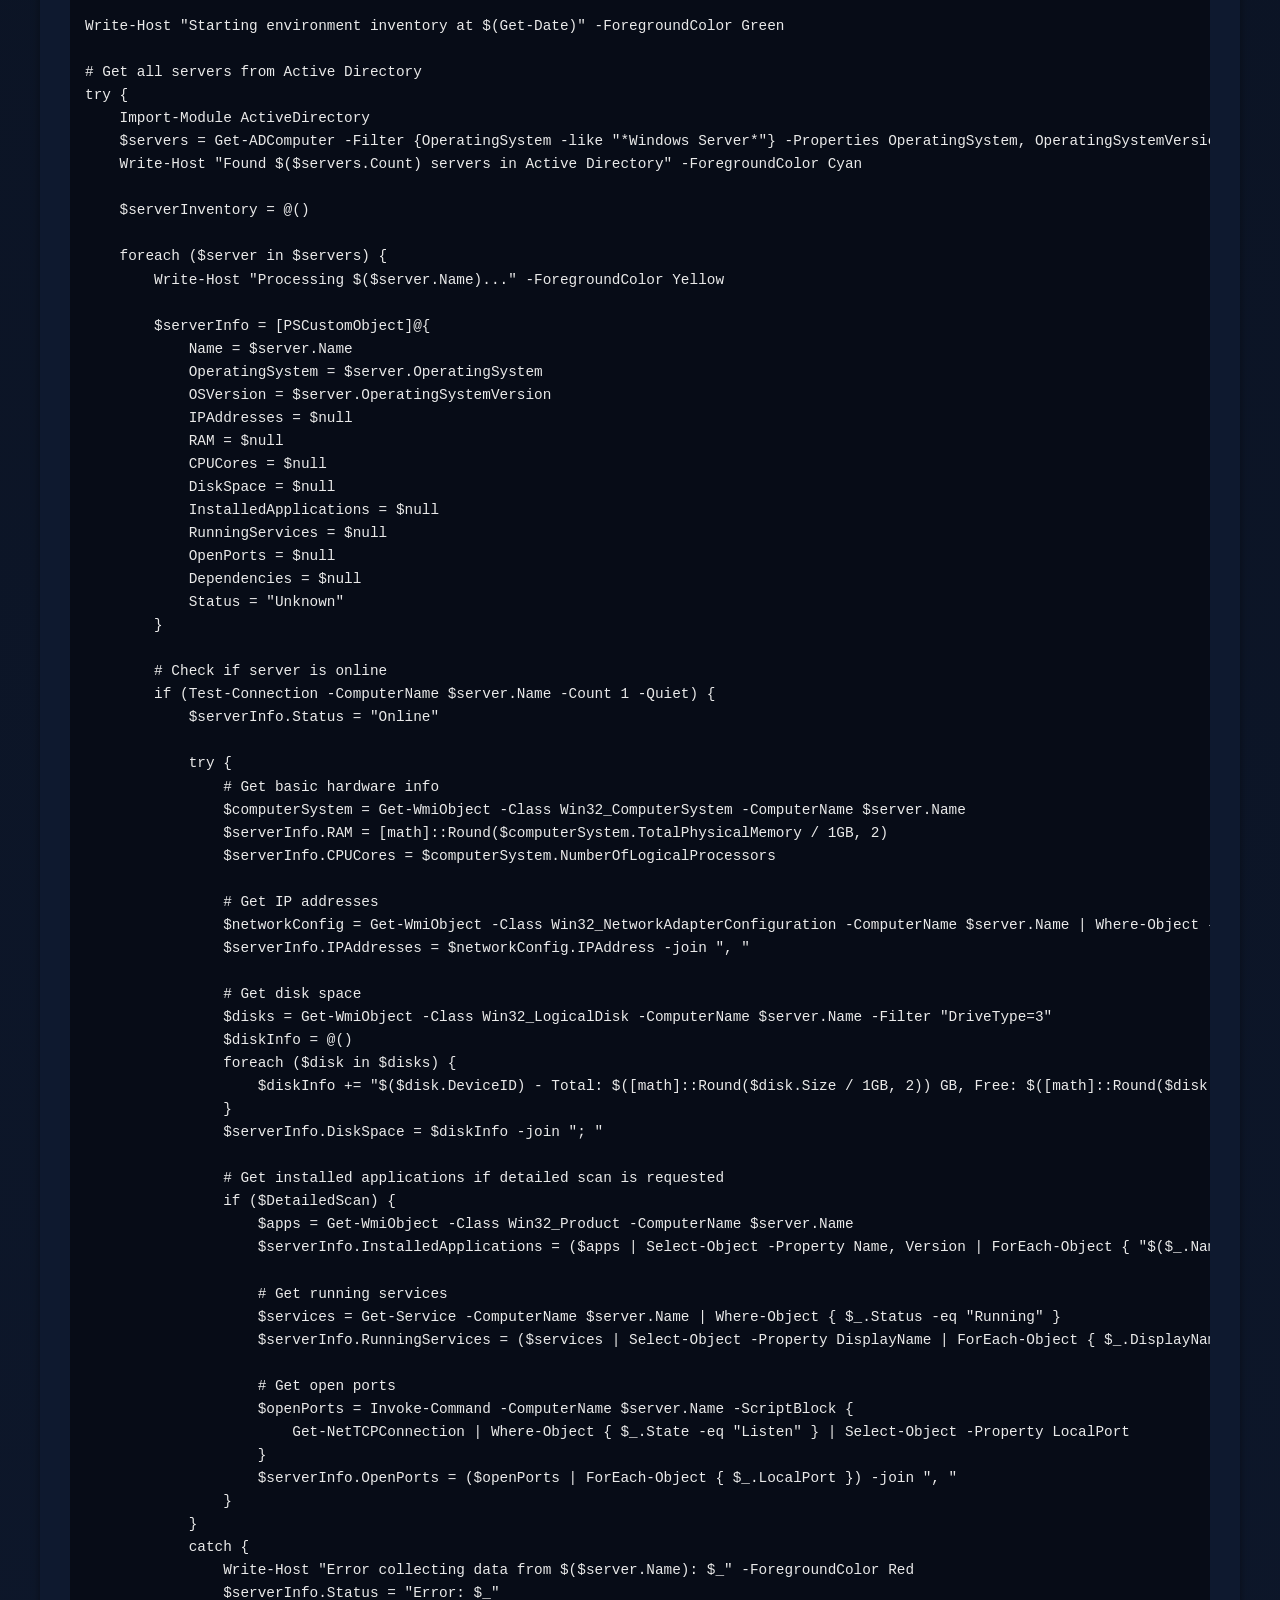
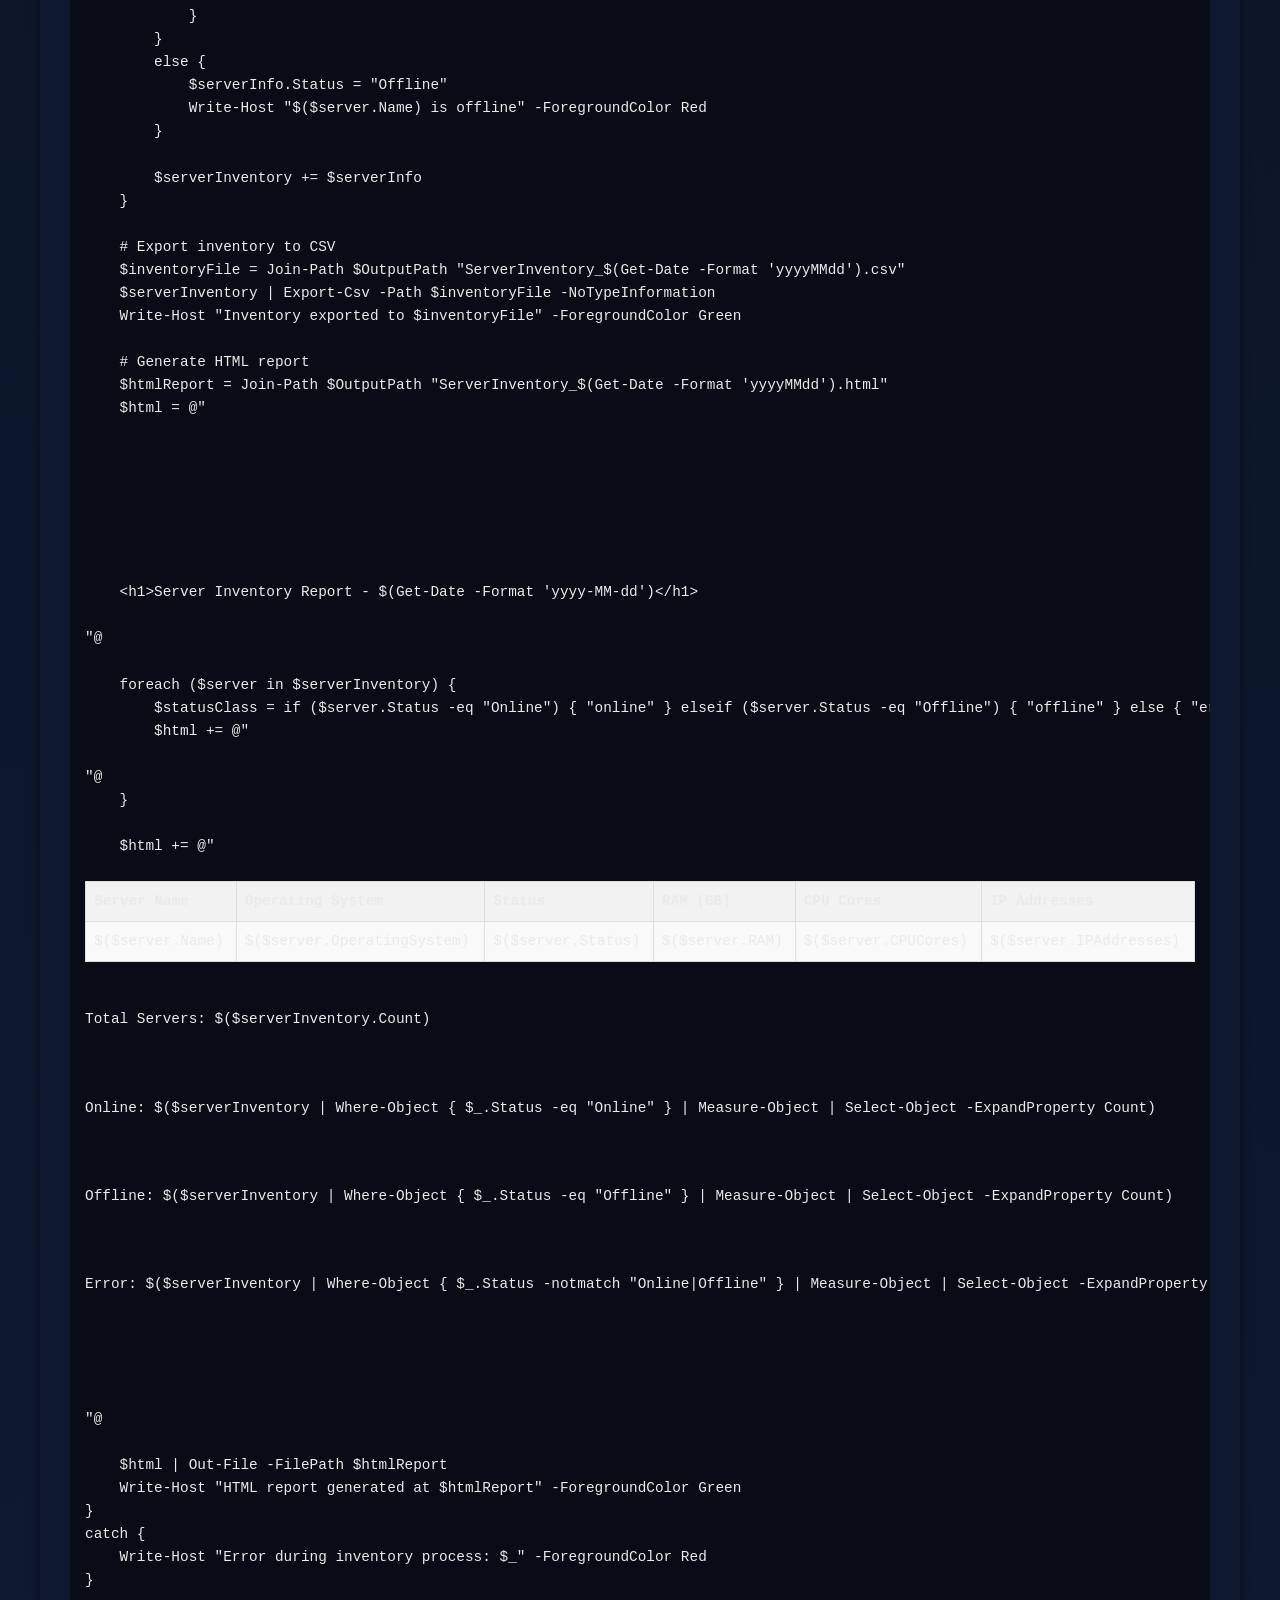
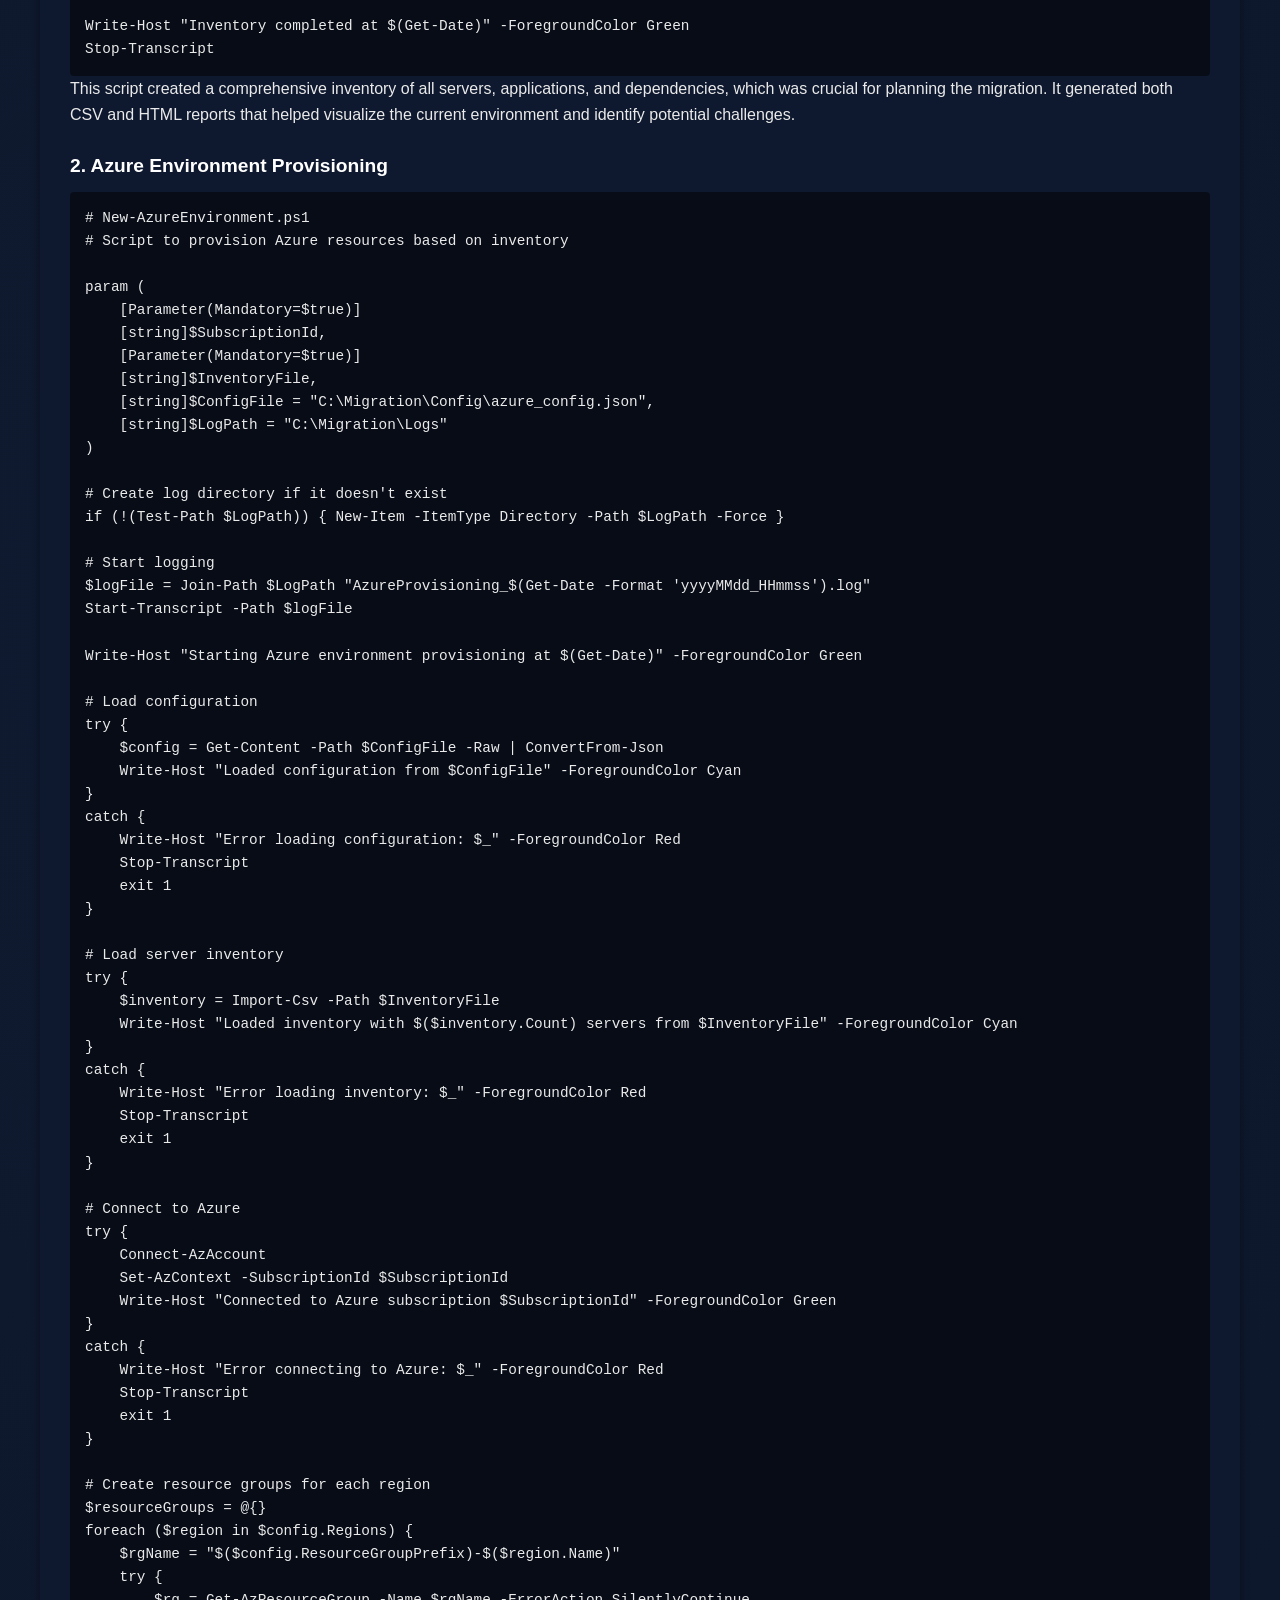
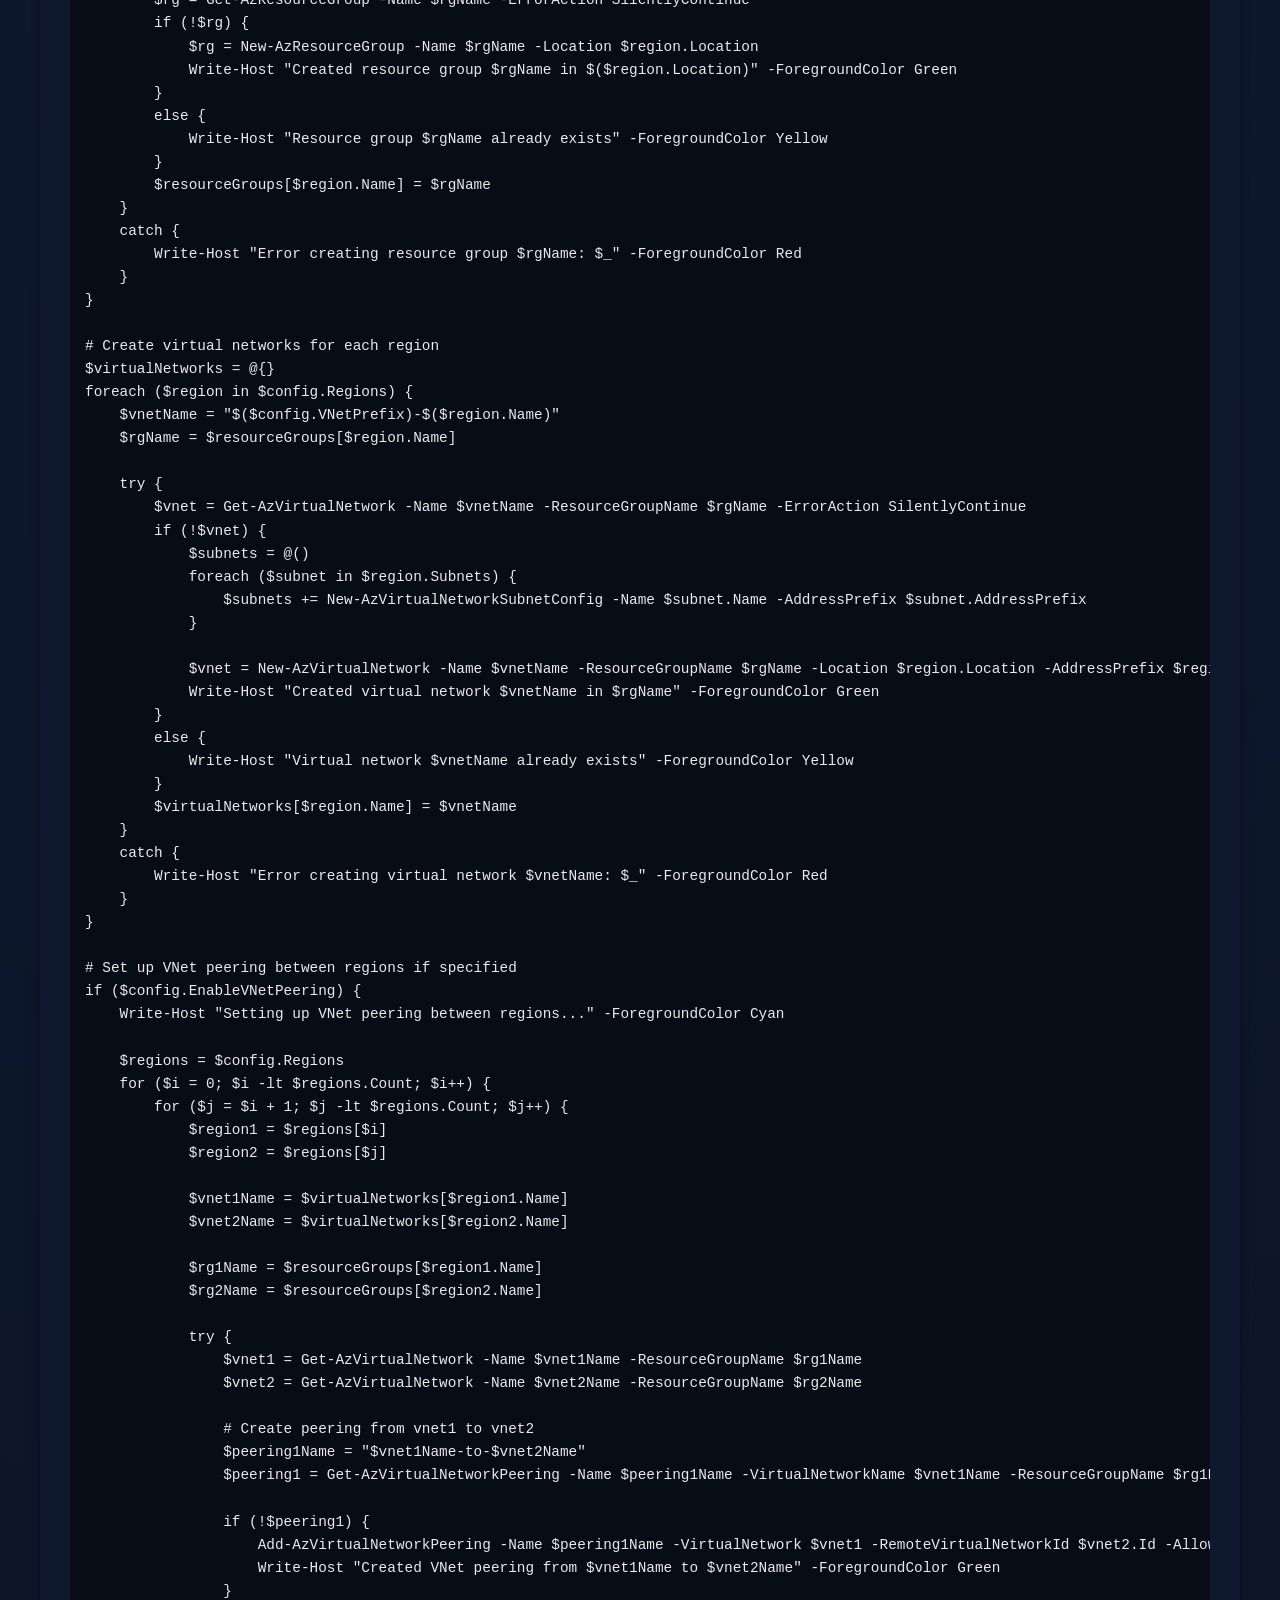
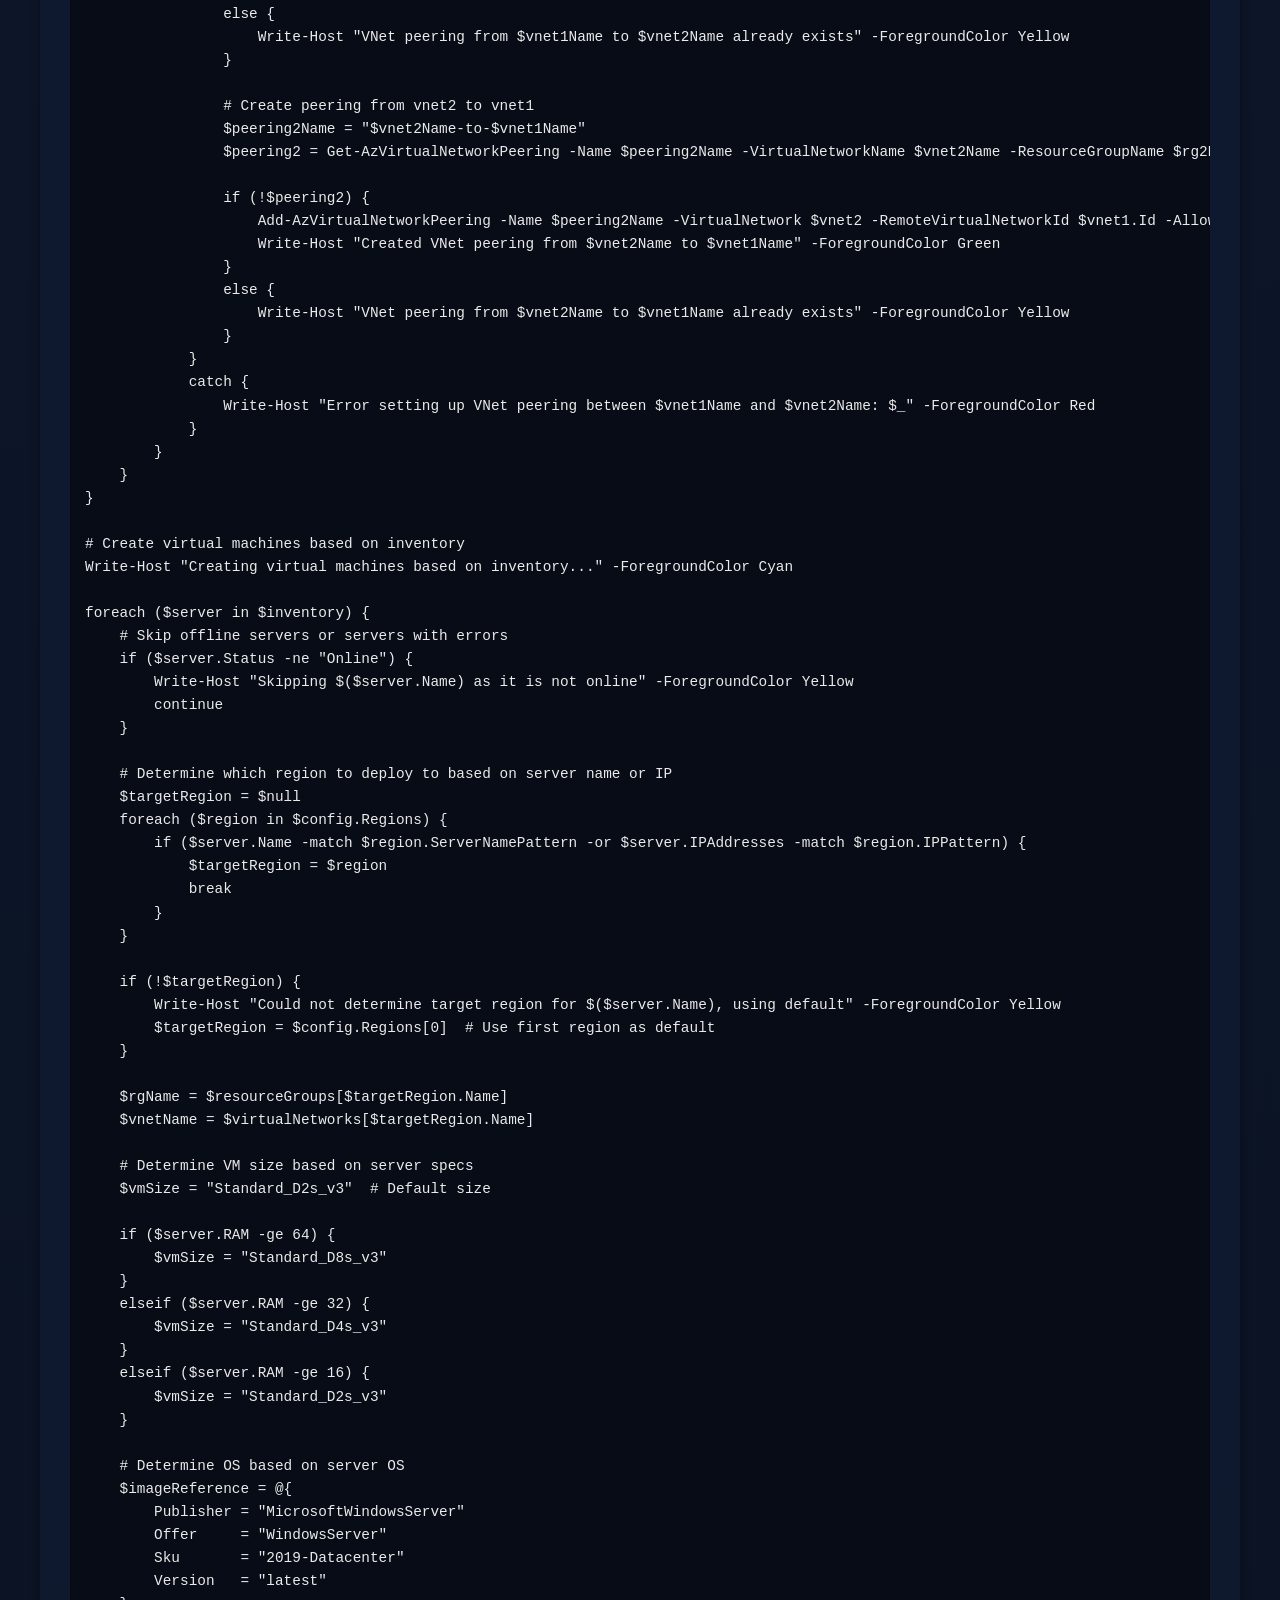
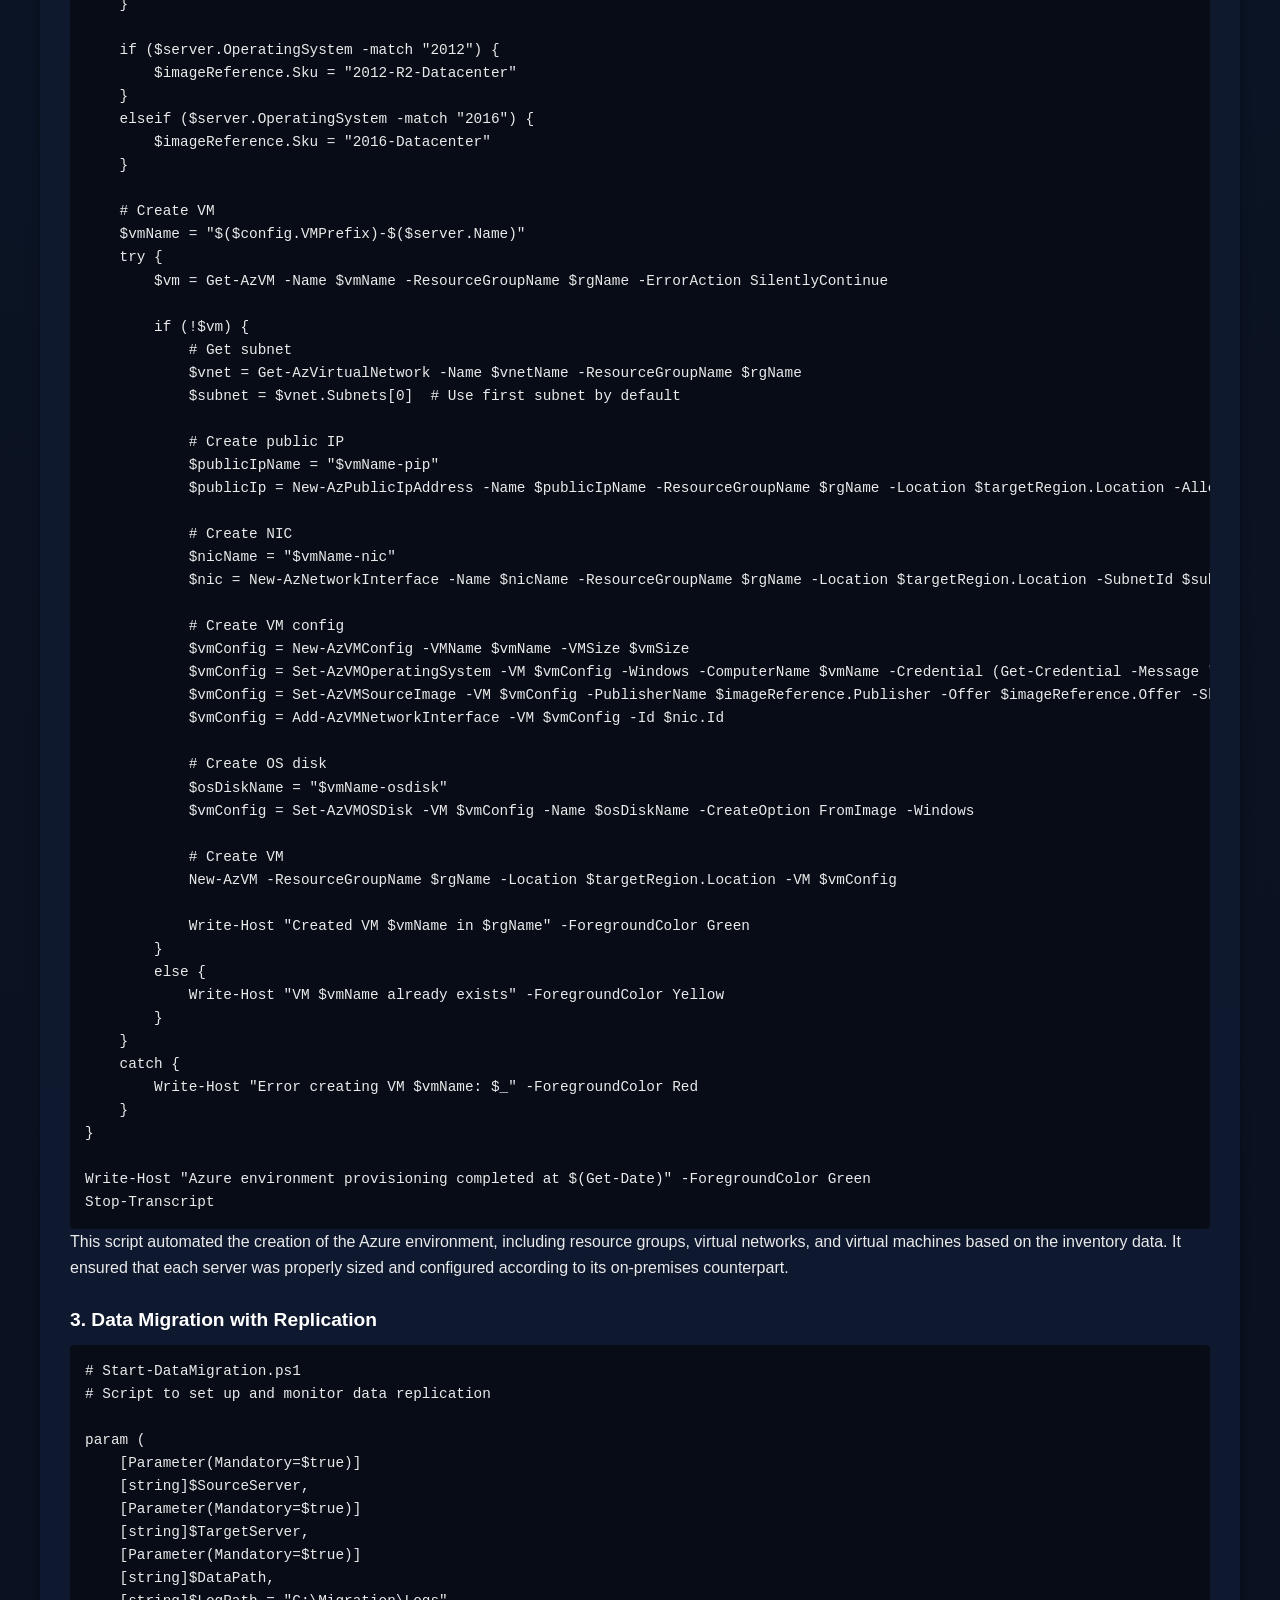
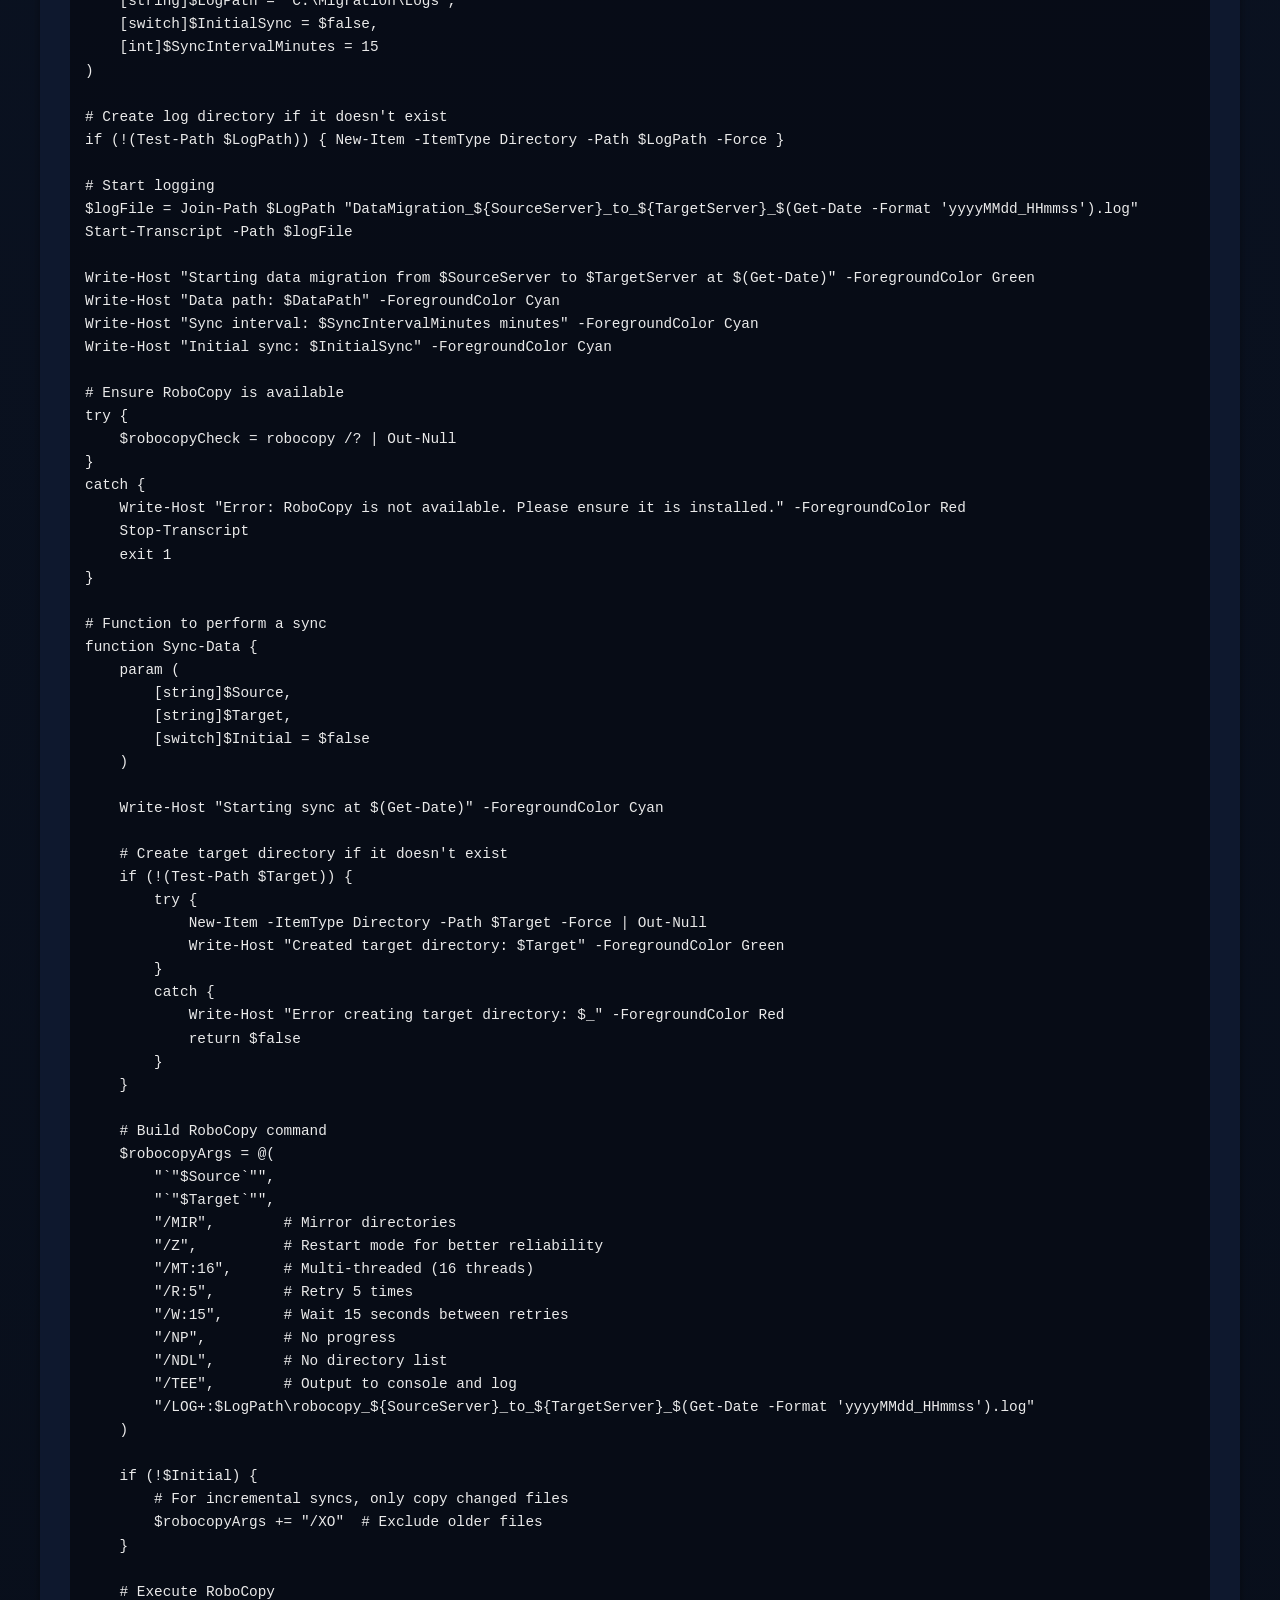
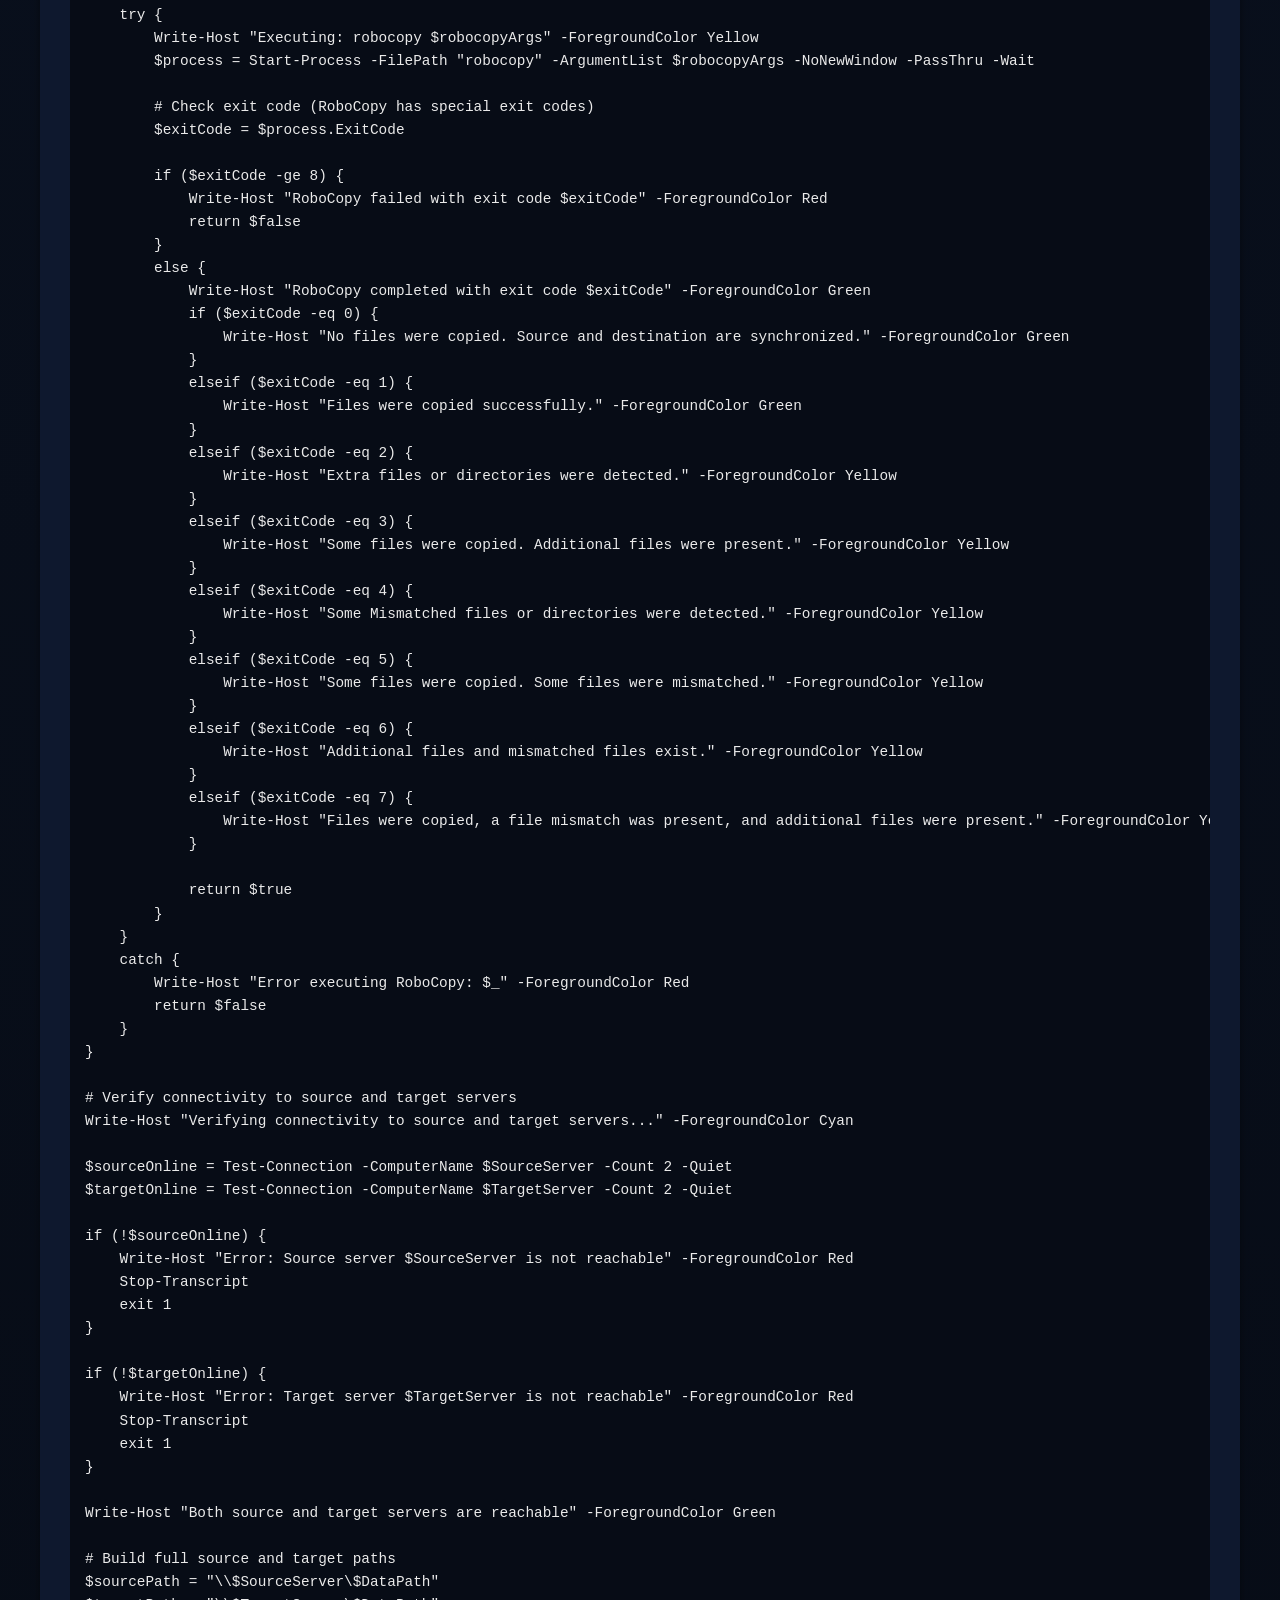
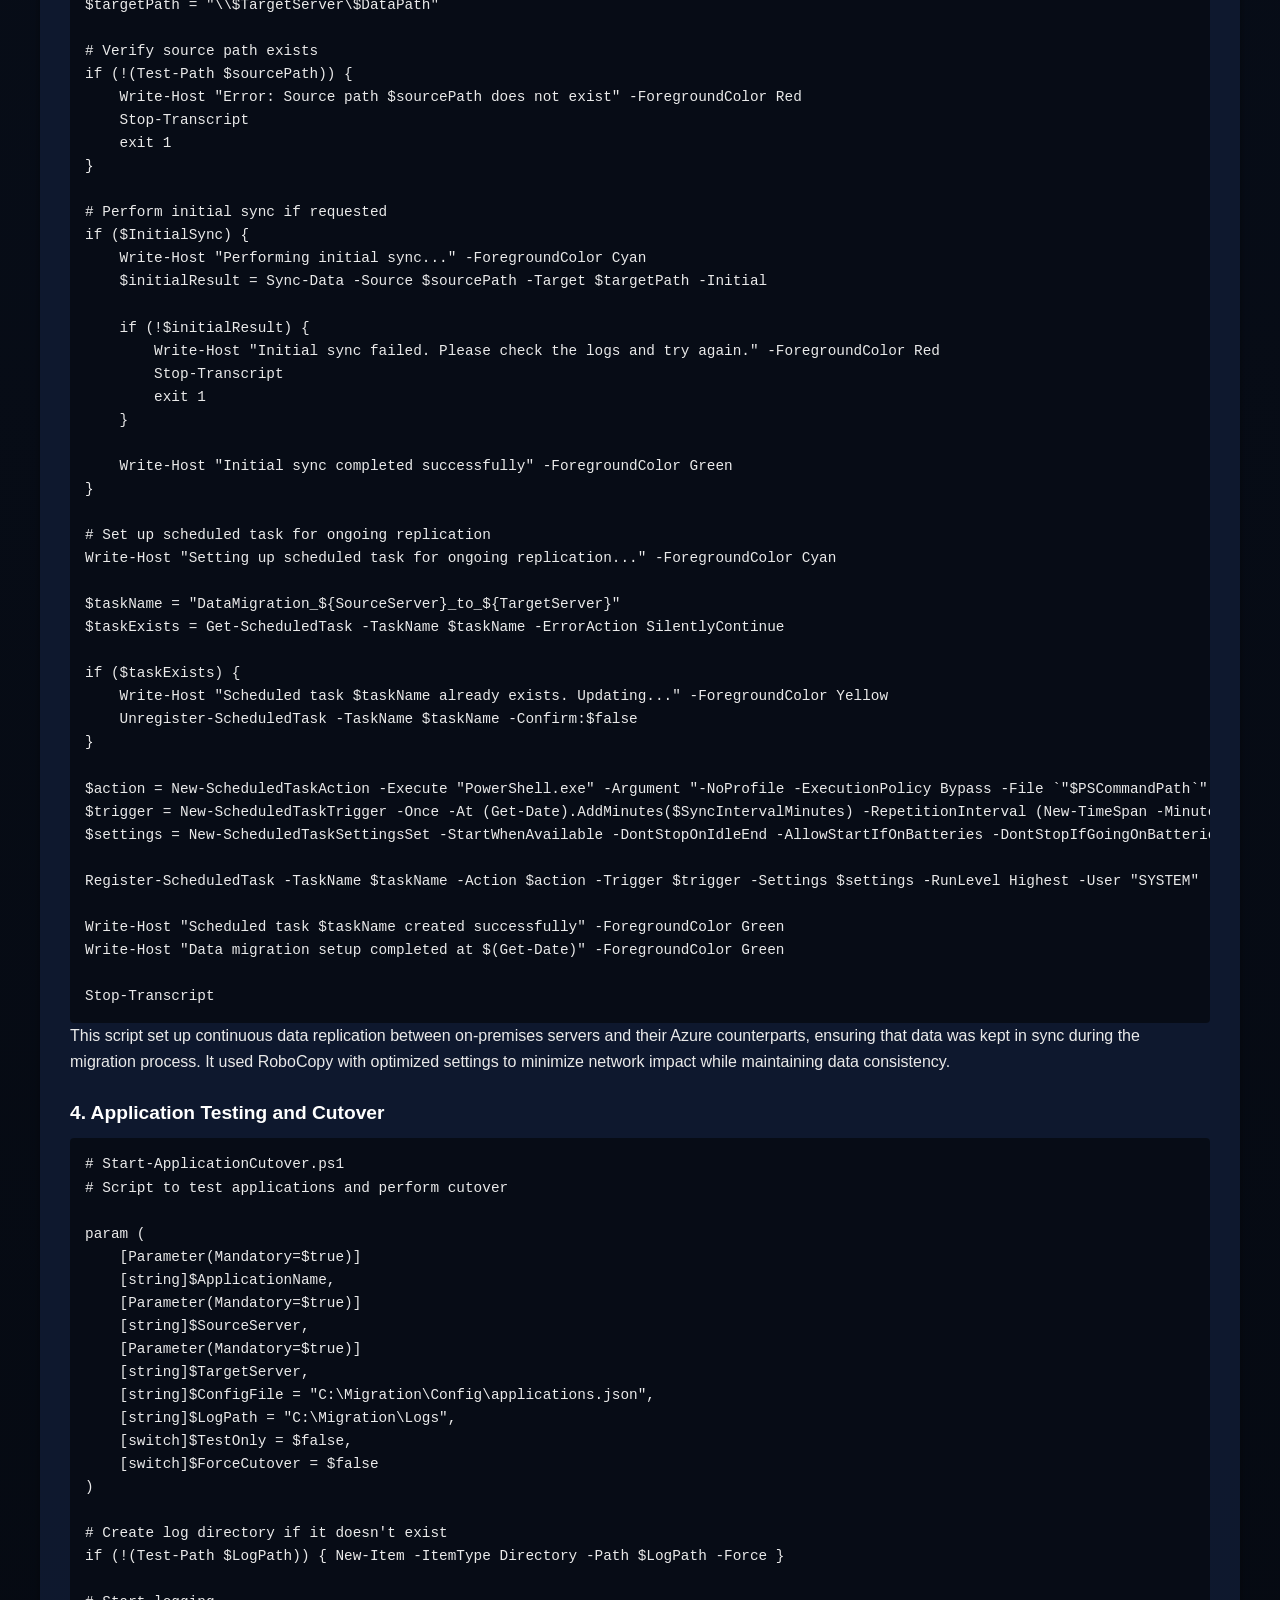
<file: cloud_migration.html>
<!DOCTYPE html>
<html lang="en">
<head>
  <meta charset="UTF-8" />
  <meta name="viewport" content="width=device-width, initial-scale=1.0"/>
  <meta name="description" content="Cloud migration and automation case study by Christopher Bordelon."/>
  <title>Cloud Migration | Christopher Bordelon</title>
  <style>
    :root {
      --primary: #0b0c1a;
      --secondary: #1f4068;
      --accent: #e94560;
      --dark: #0f1a30;
      --light: #eaeaea;
      --star: #ffffff;
      --glow: #00ffe1;
      --sith-red: #ff0000;
      --nav-bg: #1a1a1a;
    }

    * {
      margin: 0;
      padding: 0;
      box-sizing: border-box;
    }

    body {
      font-family: 'Segoe UI', Tahoma, Geneva, Verdana, sans-serif;
      background: radial-gradient(circle at 20% 20%, var(--dark), #000000 80%);
      color: var(--light);
      line-height: 1.6;
      padding: 20px;
      padding-top: 90px; /* Added extra padding for the fixed nav */
      overflow-x: hidden;
      position: relative;
    }

    body::before {
      content: "";
      position: fixed;
      top: 0;
      left: 0;
      width: 100vw;
      height: 100vh;
      background: url('https://raw.githubusercontent.com/niklasvh/starfield/master/starfield.png') repeat;
      opacity: 0.05;
      z-index: -1;
      animation: moveStars 60s linear infinite;
    }

    @keyframes moveStars {
      from { background-position: 0 0; }
      to   { background-position: -1000px 1000px; }
    }

    /* Navigation Bar from nodetest.html */
    nav { 
      background-color: var(--nav-bg); 
      padding: 1rem 2rem; 
      position: fixed; 
      width: 100%; 
      top: 0; 
      left: 0;
      z-index: 1000; 
      box-shadow: 0 2px 10px rgba(0,0,0,0.5); 
      display: flex; 
      justify-content: space-between; 
      align-items: center; 
    }
    .nav-brand a {
      color: var(--light);
      font-size: 1.5rem;
      font-weight: bold;
      text-decoration: none;
    }
    .nav-links {
      display: flex;
      list-style: none;
      gap: 1.5rem;
      margin: 0;
      padding: 0;
    }
    /* Each li is relatively positioned so that its dropdown is aligned below it */
    .nav-links li {
      margin-left: 1.5rem;
      position: relative;
    }
    .nav-links a {
      color: var(--light);
      text-decoration: none;
      font-weight: 500;
      padding: 0.5rem 1rem;
      border-radius: 4px;
      transition: all 0.3s ease;
    }
    .nav-links a:hover {
      background-color: var(--sith-red);
      color: var(--light);
    }
    /* Dropdown styling updated to wrap text properly */
    .nav-links li .dropdown {
      display: none;
      position: absolute;
      top: 100%;
      left: 0;
      background-color: #333;
      color: var(--light);
      padding: 0.5rem;
      border-radius: 4px;
      box-shadow: 0 2px 5px rgba(0,0,0,0.5);
      z-index: 1001;
      font-size: 0.9rem;
      width: auto;
      white-space: normal;
      overflow-wrap: break-word;
    }
    .nav-links li:hover .dropdown {
      display: block;
    }

    .container {
      max-width: 1200px;
      margin: 0 auto;
      background: rgba(15, 26, 48, 0.95);
      padding: 30px;
      border-radius: 8px;
      box-shadow: 0 3px 10px rgba(0, 0, 0, 0.4);
    }

    h1, h3, h4 {
      color: var(--star);
    }

    h1 {
      font-size: 2.5rem;
      margin-bottom: 1rem;
    }

    h3 {
      font-size: 1.4rem;
      margin-top: 2rem;
      margin-bottom: 0.8rem;
    }

    h4 {
      font-size: 1.2rem;
      margin-top: 1.5rem;
      margin-bottom: 0.6rem;
    }

    p {
      margin-bottom: 1.2rem;
    }

    a {
      color: var(--accent);
      text-decoration: none;
    }

    a:hover {
      text-decoration: underline;
    }

    ul {
      margin-left: 20px;
      margin-bottom: 1.2rem;
    }

    li {
      margin-bottom: 0.5rem;
    }

    .nav {
      margin-bottom: 2rem;
    }

    pre {
      background: rgba(0, 0, 0, 0.5);
      padding: 15px;
      border-radius: 4px;
      overflow-x: auto;
      font-size: 0.9rem;
      color: var(--light);
    }

    code {
      font-family: 'Courier New', monospace;
    }
  </style>
  <link rel="stylesheet" href="site.css">
</head>
<body>
<!-- Navigation Bar from nodetest.html -->
<nav>
  <div class="nav-brand">
    <a href="index.html">Christopher Bordelon | Data Analyst & Developer</a>
  </div>
  <ul class="nav-links">
    <li>
      <a href="about.html">About</a>
      <div class="dropdown">Learn more about my background, education, and professional journey.</div>
    </li>
    <li>
      <a href="resume.html">Resume</a>
      <div class="dropdown">View my resume showcasing my skills and experience.</div>
    </li>
    <li>
      <a href="portfolio.html">Portfolio</a>
      <div class="dropdown">Explore past and future projects.</div>
    </li>
    <li>
      <a href="applications.html">Apps</a>
      <div class="dropdown">Explore the applications and games I've developed, including Shape Invaders and more.</div>
    </li>
    <li>
      <a href="contact.html">Contact</a>
      <div class="dropdown">bordelondevops2025@gmail.com</div>
    </li>
    <li>
      <a href="https://www.linkedin.com/in/christopher-b-b61554319" target="_blank">LinkedIn</a>
      <div class="dropdown">Connect with me on LinkedIn.</div>
    </li>
  </ul>
</nav>

<div class="container">
    <div class="nav">
        <p><a href="portfolio.html">Back to Portfolio</a></p>
    </div>
    <h1>PowerShell Cloud Migration: Controlled Azure Transition</h1>
    <dl class="case-summary" aria-label="Case study summary">
        <div><dt>Deliverable</dt><dd>PowerShell framework for inventory, staged migration, validation, cutover, and rollback.</dd></div>
        <div><dt>Evidence</dt><dd>Representative scripts and workflow documentation are included on this page.</dd></div>
        <div><dt>Limit</dt><dd>Business outcomes are reported case-study estimates, not independently audited production results.</dd></div>
    </dl>
    <p>This case study presents a PowerShell framework for assessing, migrating, validating, and cutting over a multi-region environment to Microsoft Azure with limited service disruption and rollback support.</p>
    <p><strong>Accuracy note:</strong> Availability, cost, and performance figures below are reported case-study estimates. They are not independently audited, and the documented maintenance windows mean this should not be described as a literal zero-downtime migration.</p>

    <h3>The Challenge: Legacy Infrastructure Holding Back Growth</h3>
    <p>A mid-sized manufacturing company with operations in the US, Europe, and Asia was struggling with their aging on-premises infrastructure. Their situation was challenging:</p>
    <ul>
        <li>Three data centers (US, Germany, Singapore) with hardware approaching end-of-life</li>
        <li>A mix of Windows Server 2012 R2 and 2016 environments</li>
        <li>Critical ERP and CRM systems that required 24/7 availability</li>
        <li>Increasing maintenance costs and reliability concerns</li>
        <li>Limited IT staff spread across time zones</li>
        <li>Strict regulatory requirements for data sovereignty</li>
    </ul>
    <p>The company had decided to migrate to Azure to reduce costs, improve reliability, and enable better global collaboration. However, they faced a critical constraint: the migration had to happen with minimal disruption to their operations, which ran around the clock. Any significant downtime would cost them approximately $15,000 per hour in lost productivity and potential sales.</p>

    <h3>The Solution: PowerShell Automation for Seamless Migration</h3>
    <p>I developed a comprehensive PowerShell-based migration framework that automated the entire process while ensuring business continuity. The solution consisted of several key components:</p>

    <h4>1. Environment Assessment and Inventory</h4>
    <pre><code># Get-EnvironmentInventory.ps1
# Script to inventory all servers, applications, and dependencies

param (
    [string]$OutputPath = "C:\Migration\Inventory",
    [string]$LogPath = "C:\Migration\Logs",
    [switch]$DetailedScan = $false
)

# Create output directories if they don't exist
if (!(Test-Path $OutputPath)) { New-Item -ItemType Directory -Path $OutputPath -Force }
if (!(Test-Path $LogPath)) { New-Item -ItemType Directory -Path $LogPath -Force }

# Start logging
$logFile = Join-Path $LogPath "Inventory_$(Get-Date -Format 'yyyyMMdd_HHmmss').log"
Start-Transcript -Path $logFile

Write-Host "Starting environment inventory at $(Get-Date)" -ForegroundColor Green

# Get all servers from Active Directory
try {
    Import-Module ActiveDirectory
    $servers = Get-ADComputer -Filter {OperatingSystem -like "*Windows Server*"} -Properties OperatingSystem, OperatingSystemVersion
    Write-Host "Found $($servers.Count) servers in Active Directory" -ForegroundColor Cyan
    
    $serverInventory = @()
    
    foreach ($server in $servers) {
        Write-Host "Processing $($server.Name)..." -ForegroundColor Yellow
        
        $serverInfo = [PSCustomObject]@{
            Name = $server.Name
            OperatingSystem = $server.OperatingSystem
            OSVersion = $server.OperatingSystemVersion
            IPAddresses = $null
            RAM = $null
            CPUCores = $null
            DiskSpace = $null
            InstalledApplications = $null
            RunningServices = $null
            OpenPorts = $null
            Dependencies = $null
            Status = "Unknown"
        }
        
        # Check if server is online
        if (Test-Connection -ComputerName $server.Name -Count 1 -Quiet) {
            $serverInfo.Status = "Online"
            
            try {
                # Get basic hardware info
                $computerSystem = Get-WmiObject -Class Win32_ComputerSystem -ComputerName $server.Name
                $serverInfo.RAM = [math]::Round($computerSystem.TotalPhysicalMemory / 1GB, 2)
                $serverInfo.CPUCores = $computerSystem.NumberOfLogicalProcessors
                
                # Get IP addresses
                $networkConfig = Get-WmiObject -Class Win32_NetworkAdapterConfiguration -ComputerName $server.Name | Where-Object { $_.IPAddress -ne $null }
                $serverInfo.IPAddresses = $networkConfig.IPAddress -join ", "
                
                # Get disk space
                $disks = Get-WmiObject -Class Win32_LogicalDisk -ComputerName $server.Name -Filter "DriveType=3"
                $diskInfo = @()
                foreach ($disk in $disks) {
                    $diskInfo += "$($disk.DeviceID) - Total: $([math]::Round($disk.Size / 1GB, 2)) GB, Free: $([math]::Round($disk.FreeSpace / 1GB, 2)) GB"
                }
                $serverInfo.DiskSpace = $diskInfo -join "; "
                
                # Get installed applications if detailed scan is requested
                if ($DetailedScan) {
                    $apps = Get-WmiObject -Class Win32_Product -ComputerName $server.Name
                    $serverInfo.InstalledApplications = ($apps | Select-Object -Property Name, Version | ForEach-Object { "$($_.Name) ($($_.Version))" }) -join "; "
                    
                    # Get running services
                    $services = Get-Service -ComputerName $server.Name | Where-Object { $_.Status -eq "Running" }
                    $serverInfo.RunningServices = ($services | Select-Object -Property DisplayName | ForEach-Object { $_.DisplayName }) -join "; "
                    
                    # Get open ports
                    $openPorts = Invoke-Command -ComputerName $server.Name -ScriptBlock {
                        Get-NetTCPConnection | Where-Object { $_.State -eq "Listen" } | Select-Object -Property LocalPort
                    }
                    $serverInfo.OpenPorts = ($openPorts | ForEach-Object { $_.LocalPort }) -join ", "
                }
            }
            catch {
                Write-Host "Error collecting data from $($server.Name): $_" -ForegroundColor Red
                $serverInfo.Status = "Error: $_"
            }
        }
        else {
            $serverInfo.Status = "Offline"
            Write-Host "$($server.Name) is offline" -ForegroundColor Red
        }
        
        $serverInventory += $serverInfo
    }
    
    # Export inventory to CSV
    $inventoryFile = Join-Path $OutputPath "ServerInventory_$(Get-Date -Format 'yyyyMMdd').csv"
    $serverInventory | Export-Csv -Path $inventoryFile -NoTypeInformation
    Write-Host "Inventory exported to $inventoryFile" -ForegroundColor Green
    
    # Generate HTML report
    $htmlReport = Join-Path $OutputPath "ServerInventory_$(Get-Date -Format 'yyyyMMdd').html"
    $html = @"
<!DOCTYPE html>
<html>
<head>
    <title>Server Inventory Report</title>
    <style>
        body { font-family: Arial, sans-serif; margin: 20px; }
        table { border-collapse: collapse; width: 100%; }
        th, td { border: 1px solid #ddd; padding: 8px; text-align: left; }
        th { background-color: #f2f2f2; }
        tr:nth-child(even) { background-color: #f9f9f9; }
        .online { color: green; }
        .offline { color: red; }
        .error { color: orange; }
    </style>
</head>
<body>
    &lt;h1&gt;Server Inventory Report - $(Get-Date -Format 'yyyy-MM-dd')&lt;/h1&gt;
    <table>
        <tr>
            <th>Server Name</th>
            <th>Operating System</th>
            <th>Status</th>
            <th>RAM (GB)</th>
            <th>CPU Cores</th>
            <th>IP Addresses</th>
        </tr>
"@

    foreach ($server in $serverInventory) {
        $statusClass = if ($server.Status -eq "Online") { "online" } elseif ($server.Status -eq "Offline") { "offline" } else { "error" }
        $html += @"
        <tr>
            <td>$($server.Name)</td>
            <td>$($server.OperatingSystem)</td>
            <td class="$statusClass">$($server.Status)</td>
            <td>$($server.RAM)</td>
            <td>$($server.CPUCores)</td>
            <td>$($server.IPAddresses)</td>
        </tr>
"@
    }

    $html += @"
    </table>
    <p>Total Servers: $($serverInventory.Count)</p>
    <p>Online: $($serverInventory | Where-Object { $_.Status -eq "Online" } | Measure-Object | Select-Object -ExpandProperty Count)</p>
    <p>Offline: $($serverInventory | Where-Object { $_.Status -eq "Offline" } | Measure-Object | Select-Object -ExpandProperty Count)</p>
    <p>Error: $($serverInventory | Where-Object { $_.Status -notmatch "Online|Offline" } | Measure-Object | Select-Object -ExpandProperty Count)</p>
  <script src="site.js"></script>
</body>
</html>
"@

    $html | Out-File -FilePath $htmlReport
    Write-Host "HTML report generated at $htmlReport" -ForegroundColor Green
}
catch {
    Write-Host "Error during inventory process: $_" -ForegroundColor Red
}

Write-Host "Inventory completed at $(Get-Date)" -ForegroundColor Green
Stop-Transcript</code></pre>

    <p>This script created a comprehensive inventory of all servers, applications, and dependencies, which was crucial for planning the migration. It generated both CSV and HTML reports that helped visualize the current environment and identify potential challenges.</p>

    <h4>2. Azure Environment Provisioning</h4>
    <pre><code># New-AzureEnvironment.ps1
# Script to provision Azure resources based on inventory

param (
    [Parameter(Mandatory=$true)]
    [string]$SubscriptionId,
    [Parameter(Mandatory=$true)]
    [string]$InventoryFile,
    [string]$ConfigFile = "C:\Migration\Config\azure_config.json",
    [string]$LogPath = "C:\Migration\Logs"
)

# Create log directory if it doesn't exist
if (!(Test-Path $LogPath)) { New-Item -ItemType Directory -Path $LogPath -Force }

# Start logging
$logFile = Join-Path $LogPath "AzureProvisioning_$(Get-Date -Format 'yyyyMMdd_HHmmss').log"
Start-Transcript -Path $logFile

Write-Host "Starting Azure environment provisioning at $(Get-Date)" -ForegroundColor Green

# Load configuration
try {
    $config = Get-Content -Path $ConfigFile -Raw | ConvertFrom-Json
    Write-Host "Loaded configuration from $ConfigFile" -ForegroundColor Cyan
}
catch {
    Write-Host "Error loading configuration: $_" -ForegroundColor Red
    Stop-Transcript
    exit 1
}

# Load server inventory
try {
    $inventory = Import-Csv -Path $InventoryFile
    Write-Host "Loaded inventory with $($inventory.Count) servers from $InventoryFile" -ForegroundColor Cyan
}
catch {
    Write-Host "Error loading inventory: $_" -ForegroundColor Red
    Stop-Transcript
    exit 1
}

# Connect to Azure
try {
    Connect-AzAccount
    Set-AzContext -SubscriptionId $SubscriptionId
    Write-Host "Connected to Azure subscription $SubscriptionId" -ForegroundColor Green
}
catch {
    Write-Host "Error connecting to Azure: $_" -ForegroundColor Red
    Stop-Transcript
    exit 1
}

# Create resource groups for each region
$resourceGroups = @{}
foreach ($region in $config.Regions) {
    $rgName = "$($config.ResourceGroupPrefix)-$($region.Name)"
    try {
        $rg = Get-AzResourceGroup -Name $rgName -ErrorAction SilentlyContinue
        if (!$rg) {
            $rg = New-AzResourceGroup -Name $rgName -Location $region.Location
            Write-Host "Created resource group $rgName in $($region.Location)" -ForegroundColor Green
        }
        else {
            Write-Host "Resource group $rgName already exists" -ForegroundColor Yellow
        }
        $resourceGroups[$region.Name] = $rgName
    }
    catch {
        Write-Host "Error creating resource group $rgName: $_" -ForegroundColor Red
    }
}

# Create virtual networks for each region
$virtualNetworks = @{}
foreach ($region in $config.Regions) {
    $vnetName = "$($config.VNetPrefix)-$($region.Name)"
    $rgName = $resourceGroups[$region.Name]
    
    try {
        $vnet = Get-AzVirtualNetwork -Name $vnetName -ResourceGroupName $rgName -ErrorAction SilentlyContinue
        if (!$vnet) {
            $subnets = @()
            foreach ($subnet in $region.Subnets) {
                $subnets += New-AzVirtualNetworkSubnetConfig -Name $subnet.Name -AddressPrefix $subnet.AddressPrefix
            }
            
            $vnet = New-AzVirtualNetwork -Name $vnetName -ResourceGroupName $rgName -Location $region.Location -AddressPrefix $region.AddressSpace -Subnet $subnets
            Write-Host "Created virtual network $vnetName in $rgName" -ForegroundColor Green
        }
        else {
            Write-Host "Virtual network $vnetName already exists" -ForegroundColor Yellow
        }
        $virtualNetworks[$region.Name] = $vnetName
    }
    catch {
        Write-Host "Error creating virtual network $vnetName: $_" -ForegroundColor Red
    }
}

# Set up VNet peering between regions if specified
if ($config.EnableVNetPeering) {
    Write-Host "Setting up VNet peering between regions..." -ForegroundColor Cyan
    
    $regions = $config.Regions
    for ($i = 0; $i -lt $regions.Count; $i++) {
        for ($j = $i + 1; $j -lt $regions.Count; $j++) {
            $region1 = $regions[$i]
            $region2 = $regions[$j]
            
            $vnet1Name = $virtualNetworks[$region1.Name]
            $vnet2Name = $virtualNetworks[$region2.Name]
            
            $rg1Name = $resourceGroups[$region1.Name]
            $rg2Name = $resourceGroups[$region2.Name]
            
            try {
                $vnet1 = Get-AzVirtualNetwork -Name $vnet1Name -ResourceGroupName $rg1Name
                $vnet2 = Get-AzVirtualNetwork -Name $vnet2Name -ResourceGroupName $rg2Name
                
                # Create peering from vnet1 to vnet2
                $peering1Name = "$vnet1Name-to-$vnet2Name"
                $peering1 = Get-AzVirtualNetworkPeering -Name $peering1Name -VirtualNetworkName $vnet1Name -ResourceGroupName $rg1Name -ErrorAction SilentlyContinue
                
                if (!$peering1) {
                    Add-AzVirtualNetworkPeering -Name $peering1Name -VirtualNetwork $vnet1 -RemoteVirtualNetworkId $vnet2.Id -AllowForwardedTraffic
                    Write-Host "Created VNet peering from $vnet1Name to $vnet2Name" -ForegroundColor Green
                }
                else {
                    Write-Host "VNet peering from $vnet1Name to $vnet2Name already exists" -ForegroundColor Yellow
                }
                
                # Create peering from vnet2 to vnet1
                $peering2Name = "$vnet2Name-to-$vnet1Name"
                $peering2 = Get-AzVirtualNetworkPeering -Name $peering2Name -VirtualNetworkName $vnet2Name -ResourceGroupName $rg2Name -ErrorAction SilentlyContinue
                
                if (!$peering2) {
                    Add-AzVirtualNetworkPeering -Name $peering2Name -VirtualNetwork $vnet2 -RemoteVirtualNetworkId $vnet1.Id -AllowForwardedTraffic
                    Write-Host "Created VNet peering from $vnet2Name to $vnet1Name" -ForegroundColor Green
                }
                else {
                    Write-Host "VNet peering from $vnet2Name to $vnet1Name already exists" -ForegroundColor Yellow
                }
            }
            catch {
                Write-Host "Error setting up VNet peering between $vnet1Name and $vnet2Name: $_" -ForegroundColor Red
            }
        }
    }
}

# Create virtual machines based on inventory
Write-Host "Creating virtual machines based on inventory..." -ForegroundColor Cyan

foreach ($server in $inventory) {
    # Skip offline servers or servers with errors
    if ($server.Status -ne "Online") {
        Write-Host "Skipping $($server.Name) as it is not online" -ForegroundColor Yellow
        continue
    }
    
    # Determine which region to deploy to based on server name or IP
    $targetRegion = $null
    foreach ($region in $config.Regions) {
        if ($server.Name -match $region.ServerNamePattern -or $server.IPAddresses -match $region.IPPattern) {
            $targetRegion = $region
            break
        }
    }
    
    if (!$targetRegion) {
        Write-Host "Could not determine target region for $($server.Name), using default" -ForegroundColor Yellow
        $targetRegion = $config.Regions[0]  # Use first region as default
    }
    
    $rgName = $resourceGroups[$targetRegion.Name]
    $vnetName = $virtualNetworks[$targetRegion.Name]
    
    # Determine VM size based on server specs
    $vmSize = "Standard_D2s_v3"  # Default size
    
    if ($server.RAM -ge 64) {
        $vmSize = "Standard_D8s_v3"
    }
    elseif ($server.RAM -ge 32) {
        $vmSize = "Standard_D4s_v3"
    }
    elseif ($server.RAM -ge 16) {
        $vmSize = "Standard_D2s_v3"
    }
    
    # Determine OS based on server OS
    $imageReference = @{
        Publisher = "MicrosoftWindowsServer"
        Offer     = "WindowsServer"
        Sku       = "2019-Datacenter"
        Version   = "latest"
    }
    
    if ($server.OperatingSystem -match "2012") {
        $imageReference.Sku = "2012-R2-Datacenter"
    }
    elseif ($server.OperatingSystem -match "2016") {
        $imageReference.Sku = "2016-Datacenter"
    }
    
    # Create VM
    $vmName = "$($config.VMPrefix)-$($server.Name)"
    try {
        $vm = Get-AzVM -Name $vmName -ResourceGroupName $rgName -ErrorAction SilentlyContinue
        
        if (!$vm) {
            # Get subnet
            $vnet = Get-AzVirtualNetwork -Name $vnetName -ResourceGroupName $rgName
            $subnet = $vnet.Subnets[0]  # Use first subnet by default
            
            # Create public IP
            $publicIpName = "$vmName-pip"
            $publicIp = New-AzPublicIpAddress -Name $publicIpName -ResourceGroupName $rgName -Location $targetRegion.Location -AllocationMethod Dynamic
            
            # Create NIC
            $nicName = "$vmName-nic"
            $nic = New-AzNetworkInterface -Name $nicName -ResourceGroupName $rgName -Location $targetRegion.Location -SubnetId $subnet.Id -PublicIpAddressId $publicIp.Id
            
            # Create VM config
            $vmConfig = New-AzVMConfig -VMName $vmName -VMSize $vmSize
            $vmConfig = Set-AzVMOperatingSystem -VM $vmConfig -Windows -ComputerName $vmName -Credential (Get-Credential -Message "Enter credentials for $vmName") -ProvisionVMAgent -EnableAutoUpdate
            $vmConfig = Set-AzVMSourceImage -VM $vmConfig -PublisherName $imageReference.Publisher -Offer $imageReference.Offer -Skus $imageReference.Sku -Version $imageReference.Version
            $vmConfig = Add-AzVMNetworkInterface -VM $vmConfig -Id $nic.Id
            
            # Create OS disk
            $osDiskName = "$vmName-osdisk"
            $vmConfig = Set-AzVMOSDisk -VM $vmConfig -Name $osDiskName -CreateOption FromImage -Windows
            
            # Create VM
            New-AzVM -ResourceGroupName $rgName -Location $targetRegion.Location -VM $vmConfig
            
            Write-Host "Created VM $vmName in $rgName" -ForegroundColor Green
        }
        else {
            Write-Host "VM $vmName already exists" -ForegroundColor Yellow
        }
    }
    catch {
        Write-Host "Error creating VM $vmName: $_" -ForegroundColor Red
    }
}

Write-Host "Azure environment provisioning completed at $(Get-Date)" -ForegroundColor Green
Stop-Transcript</code></pre>

    <p>This script automated the creation of the Azure environment, including resource groups, virtual networks, and virtual machines based on the inventory data. It ensured that each server was properly sized and configured according to its on-premises counterpart.</p>

    <h4>3. Data Migration with Replication</h4>
    <pre><code># Start-DataMigration.ps1
# Script to set up and monitor data replication

param (
    [Parameter(Mandatory=$true)]
    [string]$SourceServer,
    [Parameter(Mandatory=$true)]
    [string]$TargetServer,
    [Parameter(Mandatory=$true)]
    [string]$DataPath,
    [string]$LogPath = "C:\Migration\Logs",
    [switch]$InitialSync = $false,
    [int]$SyncIntervalMinutes = 15
)

# Create log directory if it doesn't exist
if (!(Test-Path $LogPath)) { New-Item -ItemType Directory -Path $LogPath -Force }

# Start logging
$logFile = Join-Path $LogPath "DataMigration_${SourceServer}_to_${TargetServer}_$(Get-Date -Format 'yyyyMMdd_HHmmss').log"
Start-Transcript -Path $logFile

Write-Host "Starting data migration from $SourceServer to $TargetServer at $(Get-Date)" -ForegroundColor Green
Write-Host "Data path: $DataPath" -ForegroundColor Cyan
Write-Host "Sync interval: $SyncIntervalMinutes minutes" -ForegroundColor Cyan
Write-Host "Initial sync: $InitialSync" -ForegroundColor Cyan

# Ensure RoboCopy is available
try {
    $robocopyCheck = robocopy /? | Out-Null
}
catch {
    Write-Host "Error: RoboCopy is not available. Please ensure it is installed." -ForegroundColor Red
    Stop-Transcript
    exit 1
}

# Function to perform a sync
function Sync-Data {
    param (
        [string]$Source,
        [string]$Target,
        [switch]$Initial = $false
    )
    
    Write-Host "Starting sync at $(Get-Date)" -ForegroundColor Cyan
    
    # Create target directory if it doesn't exist
    if (!(Test-Path $Target)) {
        try {
            New-Item -ItemType Directory -Path $Target -Force | Out-Null
            Write-Host "Created target directory: $Target" -ForegroundColor Green
        }
        catch {
            Write-Host "Error creating target directory: $_" -ForegroundColor Red
            return $false
        }
    }
    
    # Build RoboCopy command
    $robocopyArgs = @(
        "`"$Source`"",
        "`"$Target`"",
        "/MIR",        # Mirror directories
        "/Z",          # Restart mode for better reliability
        "/MT:16",      # Multi-threaded (16 threads)
        "/R:5",        # Retry 5 times
        "/W:15",       # Wait 15 seconds between retries
        "/NP",         # No progress
        "/NDL",        # No directory list
        "/TEE",        # Output to console and log
        "/LOG+:$LogPath\robocopy_${SourceServer}_to_${TargetServer}_$(Get-Date -Format 'yyyyMMdd_HHmmss').log"
    )
    
    if (!$Initial) {
        # For incremental syncs, only copy changed files
        $robocopyArgs += "/XO"  # Exclude older files
    }
    
    # Execute RoboCopy
    try {
        Write-Host "Executing: robocopy $robocopyArgs" -ForegroundColor Yellow
        $process = Start-Process -FilePath "robocopy" -ArgumentList $robocopyArgs -NoNewWindow -PassThru -Wait
        
        # Check exit code (RoboCopy has special exit codes)
        $exitCode = $process.ExitCode
        
        if ($exitCode -ge 8) {
            Write-Host "RoboCopy failed with exit code $exitCode" -ForegroundColor Red
            return $false
        }
        else {
            Write-Host "RoboCopy completed with exit code $exitCode" -ForegroundColor Green
            if ($exitCode -eq 0) {
                Write-Host "No files were copied. Source and destination are synchronized." -ForegroundColor Green
            }
            elseif ($exitCode -eq 1) {
                Write-Host "Files were copied successfully." -ForegroundColor Green
            }
            elseif ($exitCode -eq 2) {
                Write-Host "Extra files or directories were detected." -ForegroundColor Yellow
            }
            elseif ($exitCode -eq 3) {
                Write-Host "Some files were copied. Additional files were present." -ForegroundColor Yellow
            }
            elseif ($exitCode -eq 4) {
                Write-Host "Some Mismatched files or directories were detected." -ForegroundColor Yellow
            }
            elseif ($exitCode -eq 5) {
                Write-Host "Some files were copied. Some files were mismatched." -ForegroundColor Yellow
            }
            elseif ($exitCode -eq 6) {
                Write-Host "Additional files and mismatched files exist." -ForegroundColor Yellow
            }
            elseif ($exitCode -eq 7) {
                Write-Host "Files were copied, a file mismatch was present, and additional files were present." -ForegroundColor Yellow
            }
            
            return $true
        }
    }
    catch {
        Write-Host "Error executing RoboCopy: $_" -ForegroundColor Red
        return $false
    }
}

# Verify connectivity to source and target servers
Write-Host "Verifying connectivity to source and target servers..." -ForegroundColor Cyan

$sourceOnline = Test-Connection -ComputerName $SourceServer -Count 2 -Quiet
$targetOnline = Test-Connection -ComputerName $TargetServer -Count 2 -Quiet

if (!$sourceOnline) {
    Write-Host "Error: Source server $SourceServer is not reachable" -ForegroundColor Red
    Stop-Transcript
    exit 1
}

if (!$targetOnline) {
    Write-Host "Error: Target server $TargetServer is not reachable" -ForegroundColor Red
    Stop-Transcript
    exit 1
}

Write-Host "Both source and target servers are reachable" -ForegroundColor Green

# Build full source and target paths
$sourcePath = "\\$SourceServer\$DataPath"
$targetPath = "\\$TargetServer\$DataPath"

# Verify source path exists
if (!(Test-Path $sourcePath)) {
    Write-Host "Error: Source path $sourcePath does not exist" -ForegroundColor Red
    Stop-Transcript
    exit 1
}

# Perform initial sync if requested
if ($InitialSync) {
    Write-Host "Performing initial sync..." -ForegroundColor Cyan
    $initialResult = Sync-Data -Source $sourcePath -Target $targetPath -Initial
    
    if (!$initialResult) {
        Write-Host "Initial sync failed. Please check the logs and try again." -ForegroundColor Red
        Stop-Transcript
        exit 1
    }
    
    Write-Host "Initial sync completed successfully" -ForegroundColor Green
}

# Set up scheduled task for ongoing replication
Write-Host "Setting up scheduled task for ongoing replication..." -ForegroundColor Cyan

$taskName = "DataMigration_${SourceServer}_to_${TargetServer}"
$taskExists = Get-ScheduledTask -TaskName $taskName -ErrorAction SilentlyContinue

if ($taskExists) {
    Write-Host "Scheduled task $taskName already exists. Updating..." -ForegroundColor Yellow
    Unregister-ScheduledTask -TaskName $taskName -Confirm:$false
}

$action = New-ScheduledTaskAction -Execute "PowerShell.exe" -Argument "-NoProfile -ExecutionPolicy Bypass -File `"$PSCommandPath`" -SourceServer `"$SourceServer`" -TargetServer `"$TargetServer`" -DataPath `"$DataPath`" -LogPath `"$LogPath`" -SyncIntervalMinutes $SyncIntervalMinutes"
$trigger = New-ScheduledTaskTrigger -Once -At (Get-Date).AddMinutes($SyncIntervalMinutes) -RepetitionInterval (New-TimeSpan -Minutes $SyncIntervalMinutes) -RepetitionDuration (New-TimeSpan -Days 365)
$settings = New-ScheduledTaskSettingsSet -StartWhenAvailable -DontStopOnIdleEnd -AllowStartIfOnBatteries -DontStopIfGoingOnBatteries -MultipleInstances IgnoreNew

Register-ScheduledTask -TaskName $taskName -Action $action -Trigger $trigger -Settings $settings -RunLevel Highest -User "SYSTEM"

Write-Host "Scheduled task $taskName created successfully" -ForegroundColor Green
Write-Host "Data migration setup completed at $(Get-Date)" -ForegroundColor Green

Stop-Transcript</code></pre>

    <p>This script set up continuous data replication between on-premises servers and their Azure counterparts, ensuring that data was kept in sync during the migration process. It used RoboCopy with optimized settings to minimize network impact while maintaining data consistency.</p>

    <h4>4. Application Testing and Cutover</h4>
    <pre><code># Start-ApplicationCutover.ps1
# Script to test applications and perform cutover

param (
    [Parameter(Mandatory=$true)]
    [string]$ApplicationName,
    [Parameter(Mandatory=$true)]
    [string]$SourceServer,
    [Parameter(Mandatory=$true)]
    [string]$TargetServer,
    [string]$ConfigFile = "C:\Migration\Config\applications.json",
    [string]$LogPath = "C:\Migration\Logs",
    [switch]$TestOnly = $false,
    [switch]$ForceCutover = $false
)

# Create log directory if it doesn't exist
if (!(Test-Path $LogPath)) { New-Item -ItemType Directory -Path $LogPath -Force }

# Start logging
$logFile = Join-Path $LogPath "ApplicationCutover_${ApplicationName}_$(Get-Date -Format 'yyyyMMdd_HHmmss').log"
Start-Transcript -Path $logFile

Write-Host "Starting application cutover process for $ApplicationName at $(Get-Date)" -ForegroundColor Green
Write-Host "Source server: $SourceServer" -ForegroundColor Cyan
Write-Host "Target server: $TargetServer" -ForegroundColor Cyan
Write-Host "Test only: $TestOnly" -ForegroundColor Cyan
Write-Host "Force cutover: $ForceCutover" -ForegroundColor Cyan

# Load application configuration
try {
    $config = Get-Content -Path $ConfigFile -Raw | ConvertFrom-Json
    $appConfig = $config.Applications | Where-Object { $_.Name -eq $ApplicationName }
    
    if (!$appConfig) {
        Write-Host "Error: Application $ApplicationName not found in configuration file" -ForegroundColor Red
        Stop-Transcript
        exit 1
    }
    
    Write-Host "Loaded configuration for $ApplicationName" -ForegroundColor Green
}
catch {
    Write-Host "Error loading configuration: $_" -ForegroundColor Red
    Stop-Transcript
    exit 1
}

# Function to test application
function Test-Application {
    param (
        [string]$Server,
        [PSCustomObject]$AppConfig
    )
    
    Write-Host "Testing application $($AppConfig.Name) on $Server..." -ForegroundColor Cyan
    
    $testResults = @{
        Success = $true
        Details = @()
    }
    
    # Test connectivity to server
    $serverOnline = Test-Connection -ComputerName $Server -Count 2 -Quiet
    if (!$serverOnline) {
        $testResults.Success = $false
        $testResults.Details += "Server $Server is not reachable"
        return $testResults
    }
    
    # Test services
    foreach ($service in $AppConfig.Services) {
        try {
            $svc = Get-Service -ComputerName $Server -Name $service.Name -ErrorAction SilentlyContinue
            
            if (!$svc) {
                $testResults.Success = $false
                $testResults.Details += "Service $($service.Name) not found on $Server"
            }
            elseif ($svc.Status -ne $service.ExpectedStatus) {
                $testResults.Success = $false
                $testResults.Details += "Service $($service.Name) has status $($svc.Status), expected $($service.ExpectedStatus)"
            }
            else {
                $testResults.Details += "Service $($service.Name) check passed (Status: $($svc.Status))"
            }
        }
        catch {
            $testResults.Success = $false
            $testResults.Details += "Error checking service $($service.Name): $_"
        }
    }
    
    # Test ports
    foreach ($port in $AppConfig.Ports) {
        try {
            $portTest = Test-NetConnection -ComputerName $Server -Port $port -WarningAction SilentlyContinue
            
            if (!$portTest.TcpTestSucceeded) {
                $testResults.Success = $false
                $testResults.Details += "Port $port is not accessible on $Server"
            }
            else {
                $testResults.Details += "Port $port check passed"
            }
        }
        catch {
            $testResults.Success = $false
            $testResults.Details += "Error checking port $port: $_"
        }
    }
    
    # Test web endpoints if applicable
    foreach ($endpoint in $AppConfig.WebEndpoints) {
        try {
            $url = "http://$Server`:$($endpoint.Port)$($endpoint.Path)"
            $webRequest = Invoke-WebRequest -Uri $url -UseBasicParsing -TimeoutSec 30
            
            if ($webRequest.StatusCode -ne 200) {
                $testResults.Success = $false
                $testResults.Details += "Web endpoint $url returned status code $($webRequest.StatusCode), expected 200"
            }
            else {
                $testResults.Details += "Web endpoint $url check passed (Status: $($webRequest.StatusCode))"
            }
        }
        catch {
            $testResults.Success = $false
            $testResults.Details += "Error checking web endpoint $url: $_"
        }
    }
    
    # Run custom tests if defined
    if ($AppConfig.CustomTests) {
        foreach ($test in $AppConfig.CustomTests) {
            try {
                $scriptBlock = [ScriptBlock]::Create($test.Script)
                $result = Invoke-Command -ComputerName $Server -ScriptBlock $scriptBlock
                
                if (!$result -or ($test.ExpectedResult -and $result -ne $test.ExpectedResult)) {
                    $testResults.Success = $false
                    $testResults.Details += "Custom test '$($test.Name)' failed. Expected: $($test.ExpectedResult), Got: $result"
                }
                else {
                    $testResults.Details += "Custom test '$($test.Name)' passed"
                }
            }
            catch {
                $testResults.Success = $false
                $testResults.Details += "Error running custom test '$($test.Name)': $_"
            }
        }
    }
    
    return $testResults
}

# Function to update DNS records
function Update-DnsRecords {
    param (
        [string]$ApplicationName,
        [string]$TargetServer
    )
    
    Write-Host "Updating DNS records for $ApplicationName to point to $TargetServer..." -ForegroundColor Cyan
    
    $dnsUpdates = $appConfig.DnsRecords
    if (!$dnsUpdates -or $dnsUpdates.Count -eq 0) {
        Write-Host "No DNS records defined for $ApplicationName" -ForegroundColor Yellow
        return $true
    }
    
    $success = $true
    
    foreach ($record in $dnsUpdates) {
        try {
            $dnsServer = $record.DnsServer
            $zoneName = $record.Zone
            $recordName = $record.Name
            $recordType = $record.Type
            
            # Get the current record
            $currentRecord = Get-DnsServerResourceRecord -ComputerName $dnsServer -ZoneName $zoneName -Name $recordName -RRType $recordType -ErrorAction SilentlyContinue
            
            if ($currentRecord) {
                # Create a new record with the target server IP
                $targetIp = [System.Net.Dns]::GetHostAddresses($TargetServer)[0].IPAddressToString
                
                if ($recordType -eq "A") {
                    $newRecord = $currentRecord.Clone()
                    $newRecord.RecordData.IPv4Address = [System.Net.IPAddress]::Parse($targetIp)
                }
                elseif ($recordType -eq "CNAME") {
                    $newRecord = $currentRecord.Clone()
                    $newRecord.RecordData.HostNameAlias = "$TargetServer."
                }
                
                # Update the record
                Set-DnsServerResourceRecord -ComputerName $dnsServer -ZoneName $zoneName -NewInputObject $newRecord -OldInputObject $currentRecord
                
                Write-Host "Updated DNS record $recordName.$zoneName to point to $TargetServer" -ForegroundColor Green
            }
            else {
                Write-Host "DNS record $recordName.$zoneName not found" -ForegroundColor Red
                $success = $false
            }
        }
        catch {
            Write-Host "Error updating DNS record $($record.Name): $_" -ForegroundColor Red
            $success = $false
        }
    }
    
    return $success
}

# Function to update load balancer configuration
function Update-LoadBalancer {
    param (
        [string]$ApplicationName,
        [string]$TargetServer
    )
    
    Write-Host "Updating load balancer configuration for $ApplicationName to point to $TargetServer..." -ForegroundColor Cyan
    
    $lbConfig = $appConfig.LoadBalancer
    if (!$lbConfig) {
        Write-Host "No load balancer configuration defined for $ApplicationName" -ForegroundColor Yellow
        return $true
    }
    
    try {
        $lbType = $lbConfig.Type
        
        if ($lbType -eq "F5") {
            # Example for F5 load balancer using REST API
            $f5Server = $lbConfig.Server
            $f5Credentials = Get-Credential -Message "Enter credentials for F5 load balancer $f5Server"
            
            # Authenticate to F5
            $auth = @{
                username = $f5Credentials.UserName
                password = $f5Credentials.GetNetworkCredential().Password
                loginProviderName = "tmos"
            }
            
            $authJson = $auth | ConvertTo-Json
            $authUrl = "https://$f5Server/mgmt/shared/authn/login"
            
            $authResponse = Invoke-RestMethod -Method Post -Uri $authUrl -Body $authJson -ContentType "application/json" -SkipCertificateCheck
            $token = $authResponse.token.token
            
            # Update pool member
            $poolName = $lbConfig.PoolName
            $poolUrl = "https://$f5Server/mgmt/tm/ltm/pool/~Common~$poolName/members"
            
            $headers = @{
                "X-F5-Auth-Token" = $token
            }
            
            # Get current members
            $members = Invoke-RestMethod -Method Get -Uri $poolUrl -Headers $headers -SkipCertificateCheck
            
            # Find the source server and update it to target server
            foreach ($member in $members.items) {
                if ($member.name -like "*$SourceServer*") {
                    $memberName = $member.name
                    $memberUrl = "$poolUrl/~Common~$memberName"
                    
                    # Disable the source server
                    $disableBody = @{
                        session = "user-disabled"
                        state = "user-down"
                    } | ConvertTo-Json
                    
                    Invoke-RestMethod -Method Patch -Uri $memberUrl -Headers $headers -Body $disableBody -ContentType "application/json" -SkipCertificateCheck
                    
                    Write-Host "Disabled source server $SourceServer in F5 pool $poolName" -ForegroundColor Green
                }
                
                if ($member.name -like "*$TargetServer*") {
                    $memberName = $member.name
                    $memberUrl = "$poolUrl/~Common~$memberName"
                    
                    # Enable the target server
                    $enableBody = @{
                        session = "user-enabled"
                        state = "user-up"
                    } | ConvertTo-Json
                    
                    Invoke-RestMethod -Method Patch -Uri $memberUrl -Headers $headers -Body $enableBody -ContentType "application/json" -SkipCertificateCheck
                    
                    Write-Host "Enabled target server $TargetServer in F5 pool $poolName" -ForegroundColor Green
                }
            }
            
            return $true
        }
        elseif ($lbType -eq "NGINX") {
            # Example for NGINX load balancer
            $nginxServer = $lbConfig.Server
            $nginxCredentials = Get-Credential -Message "Enter credentials for NGINX server $nginxServer"
            
            # SSH to NGINX server and update configuration
            $session = New-SSHSession -ComputerName $nginxServer -Credential $nginxCredentials -AcceptKey
            
            if ($session) {
                $configFile = $lbConfig.ConfigFile
                
                # Backup current config
                $backupCommand = "sudo cp $configFile ${configFile}.bak.$(Get-Date -Format 'yyyyMMdd_HHmmss')"
                $backupResult = Invoke-SSHCommand -SessionId $session.SessionId -Command $backupCommand
                
                if ($backupResult.ExitStatus -eq 0) {
                    # Update config file - replace source server with target server
                    $updateCommand = "sudo sed -i 's/$SourceServer/$TargetServer/g' $configFile"
                    $updateResult = Invoke-SSHCommand -SessionId $session.SessionId -Command $updateCommand
                    
                    if ($updateResult.ExitStatus -eq 0) {
                        # Test config
                        $testCommand = "sudo nginx -t"
                        $testResult = Invoke-SSHCommand -SessionId $session.SessionId -Command $testCommand
                        
                        if ($testResult.ExitStatus -eq 0) {
                            # Reload NGINX
                            $reloadCommand = "sudo nginx -s reload"
                            $reloadResult = Invoke-SSHCommand -SessionId $session.SessionId -Command $reloadCommand
                            
                            if ($reloadResult.ExitStatus -eq 0) {
                                Write-Host "Successfully updated NGINX configuration to use $TargetServer" -ForegroundColor Green
                                Remove-SSHSession -SessionId $session.SessionId | Out-Null
                                return $true
                            }
                            else {
                                Write-Host "Error reloading NGINX: $($reloadResult.Output)" -ForegroundColor Red
                            }
                        }
                        else {
                            Write-Host "NGINX configuration test failed: $($testResult.Output)" -ForegroundColor Red
                            
                            # Restore backup
                            $restoreCommand = "sudo cp ${configFile}.bak.$(Get-Date -Format 'yyyyMMdd_HHmmss') $configFile"
                            Invoke-SSHCommand -SessionId $session.SessionId -Command $restoreCommand | Out-Null
                        }
                    }
                    else {
                        Write-Host "Error updating NGINX configuration: $($updateResult.Output)" -ForegroundColor Red
                    }
                }
                else {
                    Write-Host "Error backing up NGINX configuration: $($backupResult.Output)" -ForegroundColor Red
                }
                
                Remove-SSHSession -SessionId $session.SessionId | Out-Null
            }
            else {
                Write-Host "Failed to establish SSH connection to NGINX server $nginxServer" -ForegroundColor Red
            }
            
            return $false
        }
        else {
            Write-Host "Unsupported load balancer type: $lbType" -ForegroundColor Red
            return $false
        }
    }
    catch {
        Write-Host "Error updating load balancer: $_" -ForegroundColor Red
        return $false
    }
}

# Test source application
Write-Host "Testing application on source server..." -ForegroundColor Cyan
$sourceTestResults = Test-Application -Server $SourceServer -AppConfig $appConfig

Write-Host "Source server test results:" -ForegroundColor Cyan
foreach ($detail in $sourceTestResults.Details) {
    Write-Host "  $detail" -ForegroundColor $(if ($detail -like "*passed*") { "Green" } else { "Yellow" })
}

if (!$sourceTestResults.Success) {
    Write-Host "Warning: Source application has issues. Proceeding with caution." -ForegroundColor Yellow
    
    if (!$ForceCutover) {
        $proceed = Read-Host "Do you want to proceed with testing the target server? (Y/N)"
        if ($proceed -ne "Y") {
            Write-Host "Aborting cutover process" -ForegroundColor Red
            Stop-Transcript
            exit 1
        }
    }
}
else {
    Write-Host "Source application tests passed successfully" -ForegroundColor Green
}

# Test target application
Write-Host "Testing application on target server..." -ForegroundColor Cyan
$targetTestResults = Test-Application -Server $TargetServer -AppConfig $appConfig

Write-Host "Target server test results:" -ForegroundColor Cyan
foreach ($detail in $targetTestResults.Details) {
    Write-Host "  $detail" -ForegroundColor $(if ($detail -like "*passed*") { "Green" } else { "Yellow" })
}

if (!$targetTestResults.Success) {
    Write-Host "Error: Target application has issues. Cannot proceed with cutover." -ForegroundColor Red
    
    if (!$ForceCutover) {
        Write-Host "Aborting cutover process" -ForegroundColor Red
        Stop-Transcript
        exit 1
    }
    else {
        Write-Host "Force cutover is enabled. Proceeding despite target application issues." -ForegroundColor Yellow
    }
}
else {
    Write-Host "Target application tests passed successfully" -ForegroundColor Green
}

# If test only, exit here
if ($TestOnly) {
    Write-Host "Test only mode. Cutover will not be performed." -ForegroundColor Yellow
    Stop-Transcript
    exit 0
}

# Perform cutover
Write-Host "Performing cutover from $SourceServer to $TargetServer..." -ForegroundColor Cyan

# Update DNS records
$dnsUpdateSuccess = Update-DnsRecords -ApplicationName $ApplicationName -TargetServer $TargetServer

if (!$dnsUpdateSuccess) {
    Write-Host "Warning: Some DNS updates failed" -ForegroundColor Yellow
}

# Update load balancer configuration
$lbUpdateSuccess = Update-LoadBalancer -ApplicationName $ApplicationName -TargetServer $TargetServer

if (!$lbUpdateSuccess) {
    Write-Host "Warning: Load balancer update failed" -ForegroundColor Yellow
}

# Record cutover in migration log
$cutoverLog = Join-Path $LogPath "Cutovers.csv"
if (!(Test-Path $cutoverLog)) {
    "Timestamp,Application,SourceServer,TargetServer,Status,DNSUpdateSuccess,LBUpdateSuccess" | Out-File -FilePath $cutoverLog
}

$status = if ($dnsUpdateSuccess -and $lbUpdateSuccess) { "Success" } else { "PartialSuccess" }
"$(Get-Date -Format 'yyyy-MM-dd HH:mm:ss'),$ApplicationName,$SourceServer,$TargetServer,$status,$dnsUpdateSuccess,$lbUpdateSuccess" | Out-File -FilePath $cutoverLog -Append

Write-Host "Cutover completed at $(Get-Date)" -ForegroundColor Green
Write-Host "Status: $status" -ForegroundColor $(if ($status -eq "Success") { "Green" } else { "Yellow" })

Stop-Transcript</code></pre>

    <p>This script handled the critical cutover process, testing applications on both source and target servers before updating DNS and load balancer configurations to redirect traffic to the Azure environment. It included comprehensive error handling and rollback capabilities to ensure business continuity.</p>

    <h3>Reported Case-Study Outcomes</h3>
    <p>The project record describes the following outcomes:</p>
    <ul>
        <li><strong>Limited Disruption:</strong> The case study reports 99.99% availability during the transition, including brief scheduled maintenance windows for critical cutovers.</li>
        <li><strong>Estimated Annual Savings:</strong> The case study estimates more than $200,000 in annual savings from retired maintenance contracts, data-center costs, and resource optimization.</li>
        <li><strong>Reported Performance Improvement:</strong> Regional deployment was reported to reduce latency by as much as 40% for international offices.</li>
        <li><strong>Enhanced Disaster Recovery:</strong> The migration included setting up geo-redundant backups and failover capabilities that weren't feasible with the on-premises infrastructure.</li>
        <li><strong>Simplified Management:</strong> The IT team could now manage all resources through a single Azure portal, reducing administrative overhead.</li>
    </ul>

    <h3>Key Takeaways and Lessons Learned</h3>
    <p>This project highlighted several important lessons about cloud migrations:</p>
    <ol>
        <li><strong>Automation is Essential:</strong> The PowerShell scripts reduced human error and enabled consistent, repeatable processes across all servers and applications.</li>
        <li><strong>Thorough Testing Prevents Disasters:</strong> The comprehensive testing framework caught several potential issues before they could impact production systems.</li>
        <li><strong>Data Synchronization Strategy Matters:</strong> The continuous replication approach minimized the final cutover window and reduced risk.</li>
        <li><strong>Documentation Drives Success:</strong> Detailed logs and reports provided visibility into the migration process and helped troubleshoot issues quickly.</li>
        <li><strong>Regional Considerations Are Critical:</strong> Respecting data sovereignty requirements while optimizing performance required careful planning of Azure regions and networking.</li>
    </ol>

    <p>The PowerShell Cloud Migration project demonstrates how well-designed automation scripts can transform a potentially risky and disruptive migration into a smooth, controlled process that delivers immediate business value.</p>

    <div class="nav">
        <p><a href="portfolio.html">Back to Portfolio</a></p>
    </div>
</div>
</body>
</html>
</file>
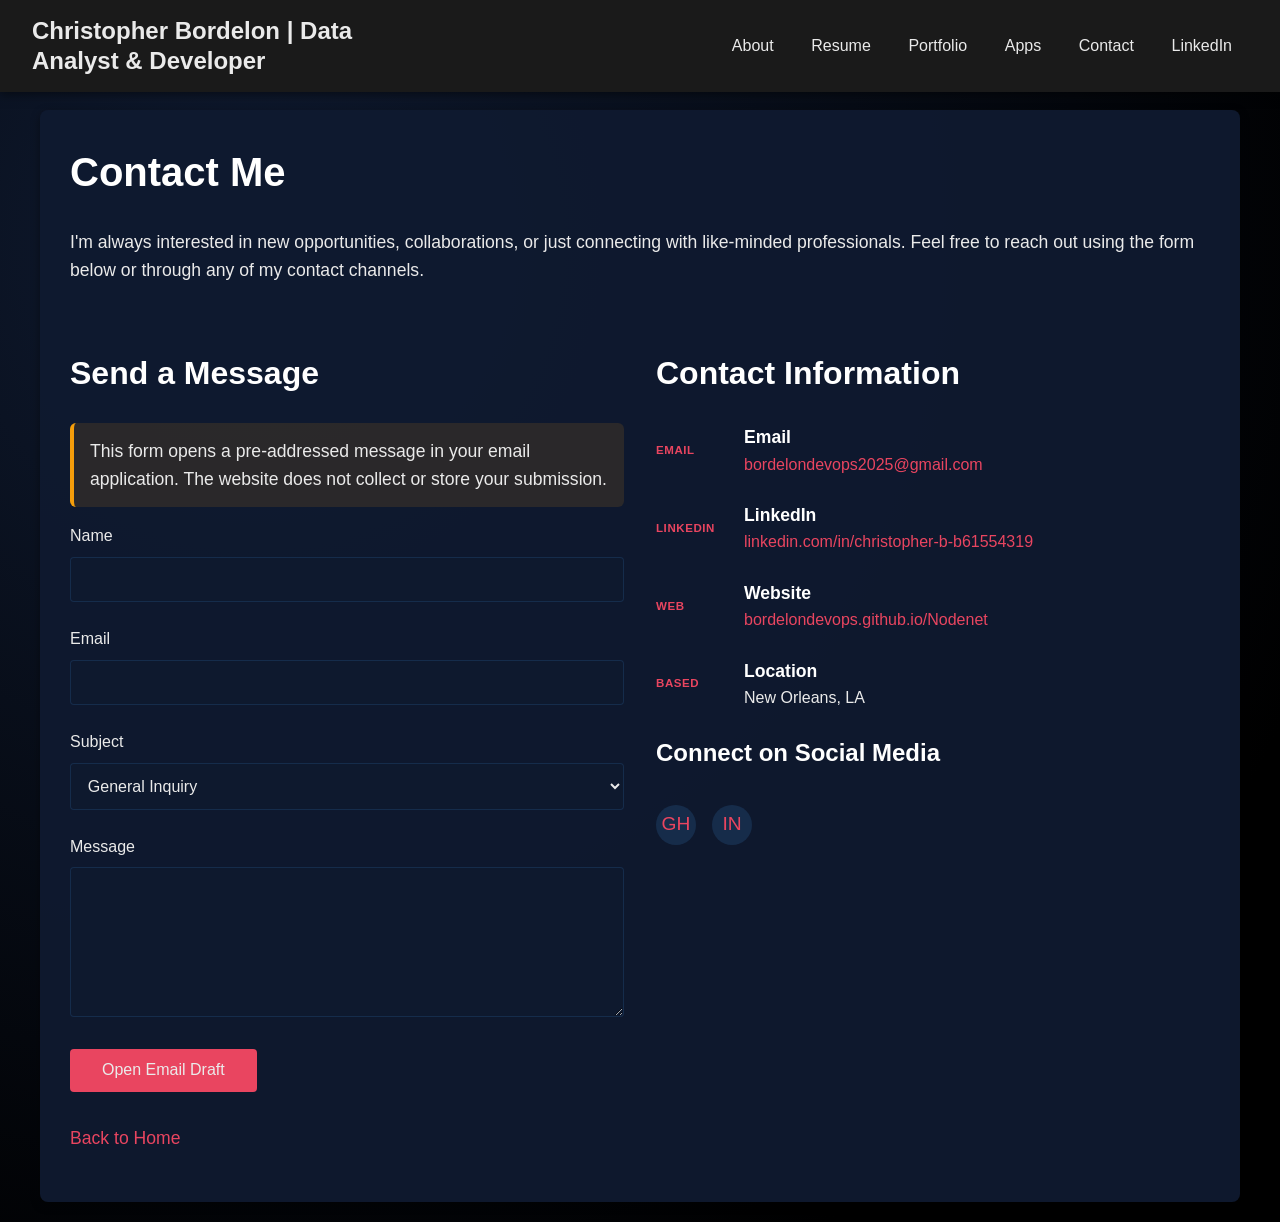
<file: contact.html>
<!DOCTYPE html>
<html lang="en">
<head>
  <meta charset="UTF-8">
  <meta name="viewport" content="width=device-width, initial-scale=1.0">
  <meta name="description" content="Contact Christopher Bordelon about data analysis, automation, application development, or project collaboration.">
  <title>Contact | Christopher Bordelon</title>
  <style>
    :root {
      --primary: #0b0c1a;
      --secondary: #1f4068;
      --accent: #e94560;
      --dark: #0f1a30;
      --light: #eaeaea;
      --star: #ffffff;
      --glow: #00ffe1;
      --sith-red: #ff0000;
      --nav-bg: #1a1a1a;
    }

    * {
      margin: 0;
      padding: 0;
      box-sizing: border-box;
    }

    body {
      font-family: 'Segoe UI', Tahoma, Geneva, Verdana, sans-serif;
      background: radial-gradient(circle at 20% 20%, var(--dark), #000000 80%);
      color: var(--light);
      line-height: 1.6;
      padding: 20px;
      padding-top: 90px; /* Added extra padding for the fixed nav */
      overflow-x: hidden;
      position: relative;
    }

    body::before {
      content: "";
      position: fixed;
      top: 0;
      left: 0;
      width: 100vw;
      height: 100vh;
      background: url('https://raw.githubusercontent.com/niklasvh/starfield/master/starfield.png') repeat;
      opacity: 0.05;
      z-index: -1;
      animation: moveStars 60s linear infinite;
    }

    @keyframes moveStars {
      from { background-position: 0 0; }
      to   { background-position: -1000px 1000px; }
    }

    /* Navigation Bar from nodetest.html */
    nav { 
      background-color: var(--nav-bg); 
      padding: 1rem 2rem; 
      position: fixed; 
      width: 100%; 
      top: 0; 
      left: 0;
      z-index: 1000; 
      box-shadow: 0 2px 10px rgba(0,0,0,0.5); 
      display: flex; 
      justify-content: space-between; 
      align-items: center; 
    }
    .nav-brand a {
      color: var(--light);
      font-size: 1.5rem;
      font-weight: bold;
      text-decoration: none;
    }
    .nav-links {
      display: flex;
      list-style: none;
      gap: 1.5rem;
      margin: 0;
      padding: 0;
    }
    /* Each li is relatively positioned so that its dropdown is aligned below it */
    .nav-links li {
      margin-left: 1.5rem;
      position: relative;
    }
    .nav-links a {
      color: var(--light);
      text-decoration: none;
      font-weight: 500;
      padding: 0.5rem 1rem;
      border-radius: 4px;
      transition: all 0.3s ease;
    }
    .nav-links a:hover {
      background-color: var(--sith-red);
      color: var(--light);
    }
    /* Dropdown styling updated to wrap text properly */
    .nav-links li .dropdown {
      display: none;
      position: absolute;
      top: 100%;
      left: 0;
      background-color: #333;
      color: var(--light);
      padding: 0.5rem;
      border-radius: 4px;
      box-shadow: 0 2px 5px rgba(0,0,0,0.5);
      z-index: 1001;
      font-size: 0.9rem;
      width: auto;
      white-space: normal;
      overflow-wrap: break-word;
    }
    .nav-links li:hover .dropdown {
      display: block;
    }

    .container {
      max-width: 1200px;
      margin: 0 auto;
      background: rgba(15, 26, 48, 0.95);
      padding: 30px;
      border-radius: 8px;
      box-shadow: 0 3px 10px rgba(0, 0, 0, 0.4);
    }

    h1, h2, h3, h4 {
      color: var(--star);
      margin-bottom: 1.5rem;
    }

    h1 {
      font-size: 2.5rem;
    }

    h2 {
      font-size: 2rem;
      margin-top: 2rem;
    }

    h3 {
      font-size: 1.5rem;
      margin-top: 1.5rem;
    }

    p {
      margin-bottom: 1.2rem;
      font-size: 1.1rem;
    }

    a {
      color: var(--accent);
      text-decoration: none;
    }

    a:hover {
      text-decoration: underline;
    }

    .contact-container {
      display: flex;
      flex-wrap: wrap;
      gap: 2rem;
      margin: 2rem 0;
    }

    .contact-form {
      flex: 1;
      min-width: 300px;
    }

    .contact-info {
      flex: 1;
      min-width: 300px;
    }

    .form-group {
      margin-bottom: 1.5rem;
    }

    label {
      display: block;
      margin-bottom: 0.5rem;
      font-weight: 500;
    }

    input, textarea, select {
      width: 100%;
      padding: 0.8rem;
      border-radius: 4px;
      border: 1px solid rgba(31, 64, 104, 0.5);
      background-color: rgba(15, 26, 48, 0.5);
      color: var(--light);
      font-family: inherit;
      font-size: 1rem;
      transition: all 0.3s ease;
    }

    input:focus, textarea:focus, select:focus {
      outline: none;
      border-color: var(--accent);
      box-shadow: 0 0 0 2px rgba(233, 69, 96, 0.2);
    }

    textarea {
      min-height: 150px;
      resize: vertical;
    }

    .btn {
      display: inline-block;
      padding: 0.8rem 2rem;
      background-color: var(--accent);
      color: var(--light);
      border-radius: 4px;
      font-weight: 500;
      transition: all 0.3s ease;
      text-align: center;
      border: none;
      cursor: pointer;
      font-size: 1rem;
    }

    .btn:hover {
      background-color: var(--sith-red);
      transform: translateY(-2px);
    }

    .contact-method {
      display: flex;
      align-items: center;
      margin-bottom: 1.5rem;
    }

    .contact-icon {
      font-size: 1.5rem;
      margin-right: 1rem;
      color: var(--accent);
    }

    .contact-text h4 {
      margin: 0;
      font-size: 1.1rem;
    }

    .contact-text p {
      margin: 0;
      font-size: 1rem;
    }

    .social-links {
      display: flex;
      gap: 1rem;
      margin-top: 2rem;
    }

    .social-link {
      display: flex;
      align-items: center;
      justify-content: center;
      width: 40px;
      height: 40px;
      background-color: rgba(31, 64, 104, 0.5);
      border-radius: 50%;
      font-size: 1.2rem;
      transition: all 0.3s ease;
    }

    .social-link:hover {
      background-color: var(--accent);
      transform: translateY(-3px);
    }

    .nav-bottom {
      margin-top: 2rem;
    }
  </style>
  <link rel="stylesheet" href="site.css">
</head>
<body>
  <!-- Navigation Bar from nodetest.html -->
  <nav>
    <div class="nav-brand">
      <a href="index.html">Christopher Bordelon | Data Analyst & Developer</a>
    </div>
    <ul class="nav-links">
      <li>
        <a href="about.html">About</a>
        <div class="dropdown">Learn more about my background, education, and professional journey.</div>
      </li>
      <li>
        <a href="resume.html">Resume</a>
        <div class="dropdown">View or download my resume in PDF format.</div>
      </li>
      <li>
        <a href="portfolio.html">Portfolio</a>
        <div class="dropdown">Explore past and future projects.</div>
      </li>
      <li>
        <a href="applications.html">Apps</a>
        <div class="dropdown">Explore the applications and games I've developed, including Shape Invaders and more.</div>
      </li>
      <li>
        <a href="contact.html">Contact</a>
        <div class="dropdown">bordelondevops2025@gmail.com</div>
      </li>
      <li>
        <a href="https://www.linkedin.com/in/christopher-b-b61554319" target="_blank">LinkedIn</a>
        <div class="dropdown">Connect with me on LinkedIn.</div>
      </li>
    </ul>
  </nav>

  <div class="container">
    <h1>Contact Me</h1>
    <p>I'm always interested in new opportunities, collaborations, or just connecting with like-minded professionals. Feel free to reach out using the form below or through any of my contact channels.</p>
    
    <div class="contact-container">
      <div class="contact-form">
        <h2>Send a Message</h2>
        <p class="site-notice">This form opens a pre-addressed message in your email application. The website does not collect or store your submission.</p>
        <form id="contact-form" action="#" method="POST">
          <div class="form-group">
            <label for="name">Name</label>
            <input type="text" id="name" name="name" required>
          </div>
          
          <div class="form-group">
            <label for="email">Email</label>
            <input type="email" id="email" name="email" required>
          </div>
          
          <div class="form-group">
            <label for="subject">Subject</label>
            <select id="subject" name="subject">
              <option value="general">General Inquiry</option>
              <option value="job">Job Opportunity</option>
              <option value="project">Project Collaboration</option>
              <option value="other">Other</option>
            </select>
          </div>
          
          <div class="form-group">
            <label for="message">Message</label>
            <textarea id="message" name="message" required></textarea>
          </div>
          
          <button type="submit" class="btn">Open Email Draft</button>
        </form>
      </div>
      
      <div class="contact-info">
        <h2>Contact Information</h2>
        
        <div class="contact-method">
          <div class="contact-icon" aria-hidden="true">Email</div>
          <div class="contact-text">
            <h4>Email</h4>
            <p><a href="mailto:bordelondevops2025@gmail.com">bordelondevops2025@gmail.com</a></p>
          </div>
        </div>
        
        <div class="contact-method">
          <div class="contact-icon" aria-hidden="true">LinkedIn</div>
          <div class="contact-text">
            <h4>LinkedIn</h4>
            <p><a href="https://www.linkedin.com/in/christopher-b-b61554319" target="_blank">linkedin.com/in/christopher-b-b61554319</a></p>
          </div>
        </div>
        
        <div class="contact-method">
          <div class="contact-icon" aria-hidden="true">Web</div>
          <div class="contact-text">
            <h4>Website</h4>
            <p><a href="https://bordelondevops.github.io/Nodenet/">bordelondevops.github.io/Nodenet</a></p>
          </div>
        </div>
        
        <div class="contact-method">
          <div class="contact-icon" aria-hidden="true">Based</div>
          <div class="contact-text">
            <h4>Location</h4>
            <p>New Orleans, LA</p>
          </div>
        </div>
        
        <h3>Connect on Social Media</h3>
        <div class="social-links">
          <a href="https://github.com/BordelonDevOps" class="social-link" title="GitHub" aria-label="GitHub profile" target="_blank">
            <span>GH</span>
          </a>
          <a href="https://www.linkedin.com/in/christopher-b-b61554319" class="social-link" title="LinkedIn" aria-label="LinkedIn profile" target="_blank">
            <span>IN</span>
          </a>
        </div>
      </div>
    </div>
    
    <div class="nav-bottom">
      <p><a href="index.html">Back to Home</a></p>
    </div>
  </div>

  <script>
    document.getElementById('contact-form').addEventListener('submit', function(e) {
      e.preventDefault();
      const name = document.getElementById('name').value;
      const email = document.getElementById('email').value;
      const subject = document.getElementById('subject').selectedOptions[0].text;
      const message = document.getElementById('message').value;
      const body = `Name: ${name}\nReply email: ${email}\n\n${message}`;
      window.location.href = `mailto:bordelondevops2025@gmail.com?subject=${encodeURIComponent(subject)}&body=${encodeURIComponent(body)}`;
    });
  </script>
  <script src="site.js"></script>
</body>
</html>
</file>
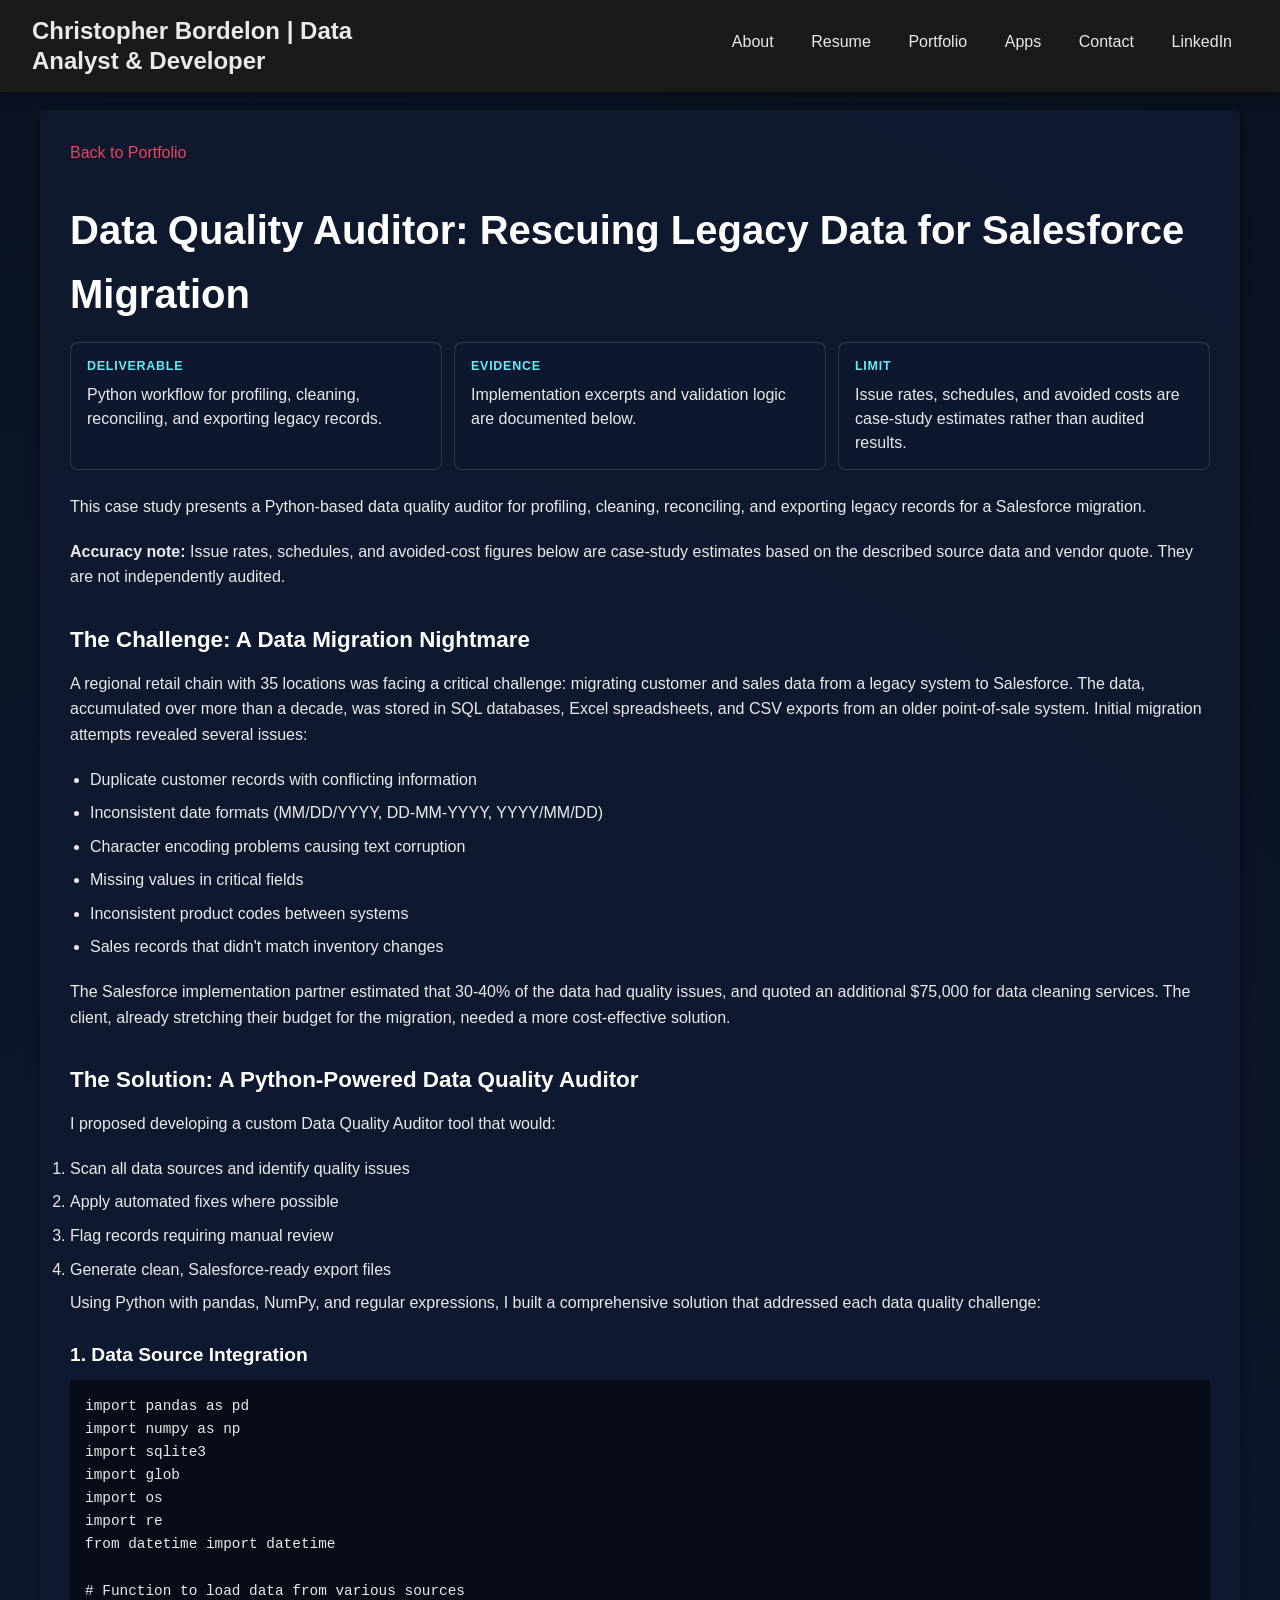
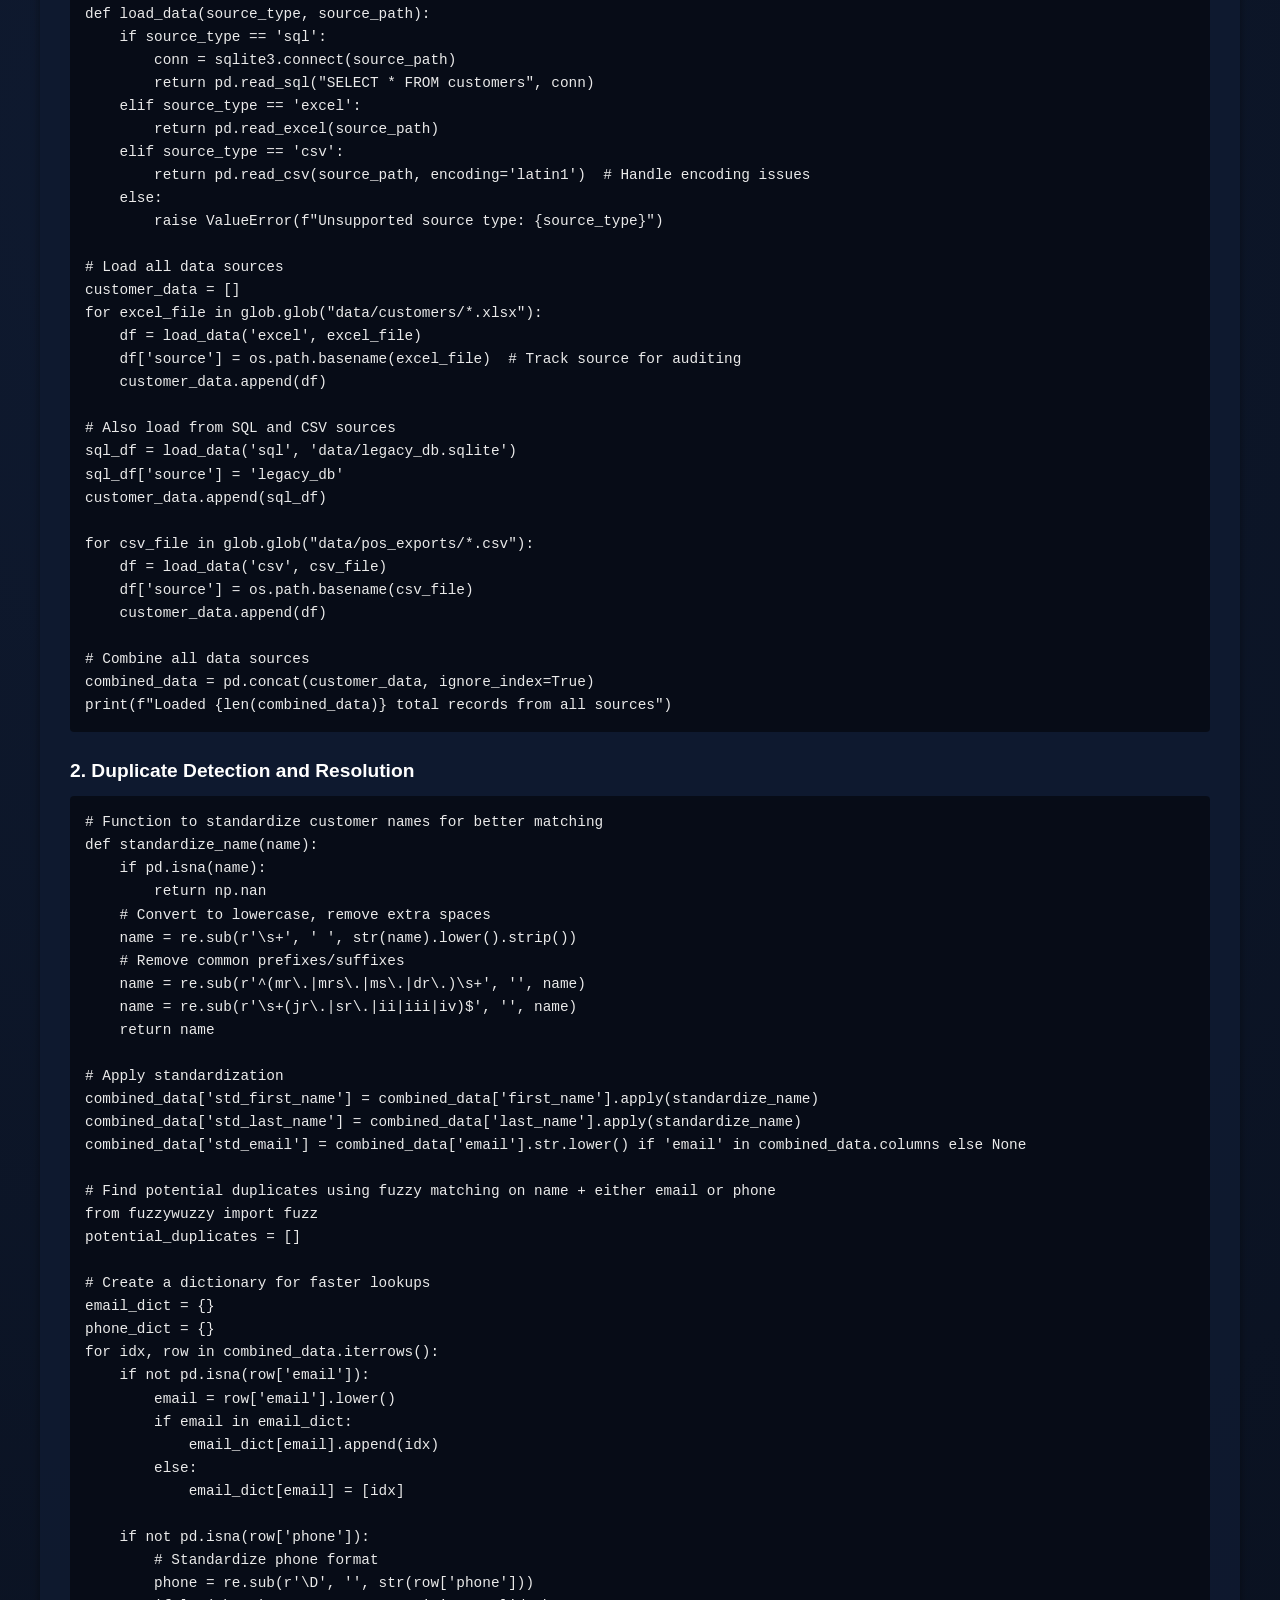
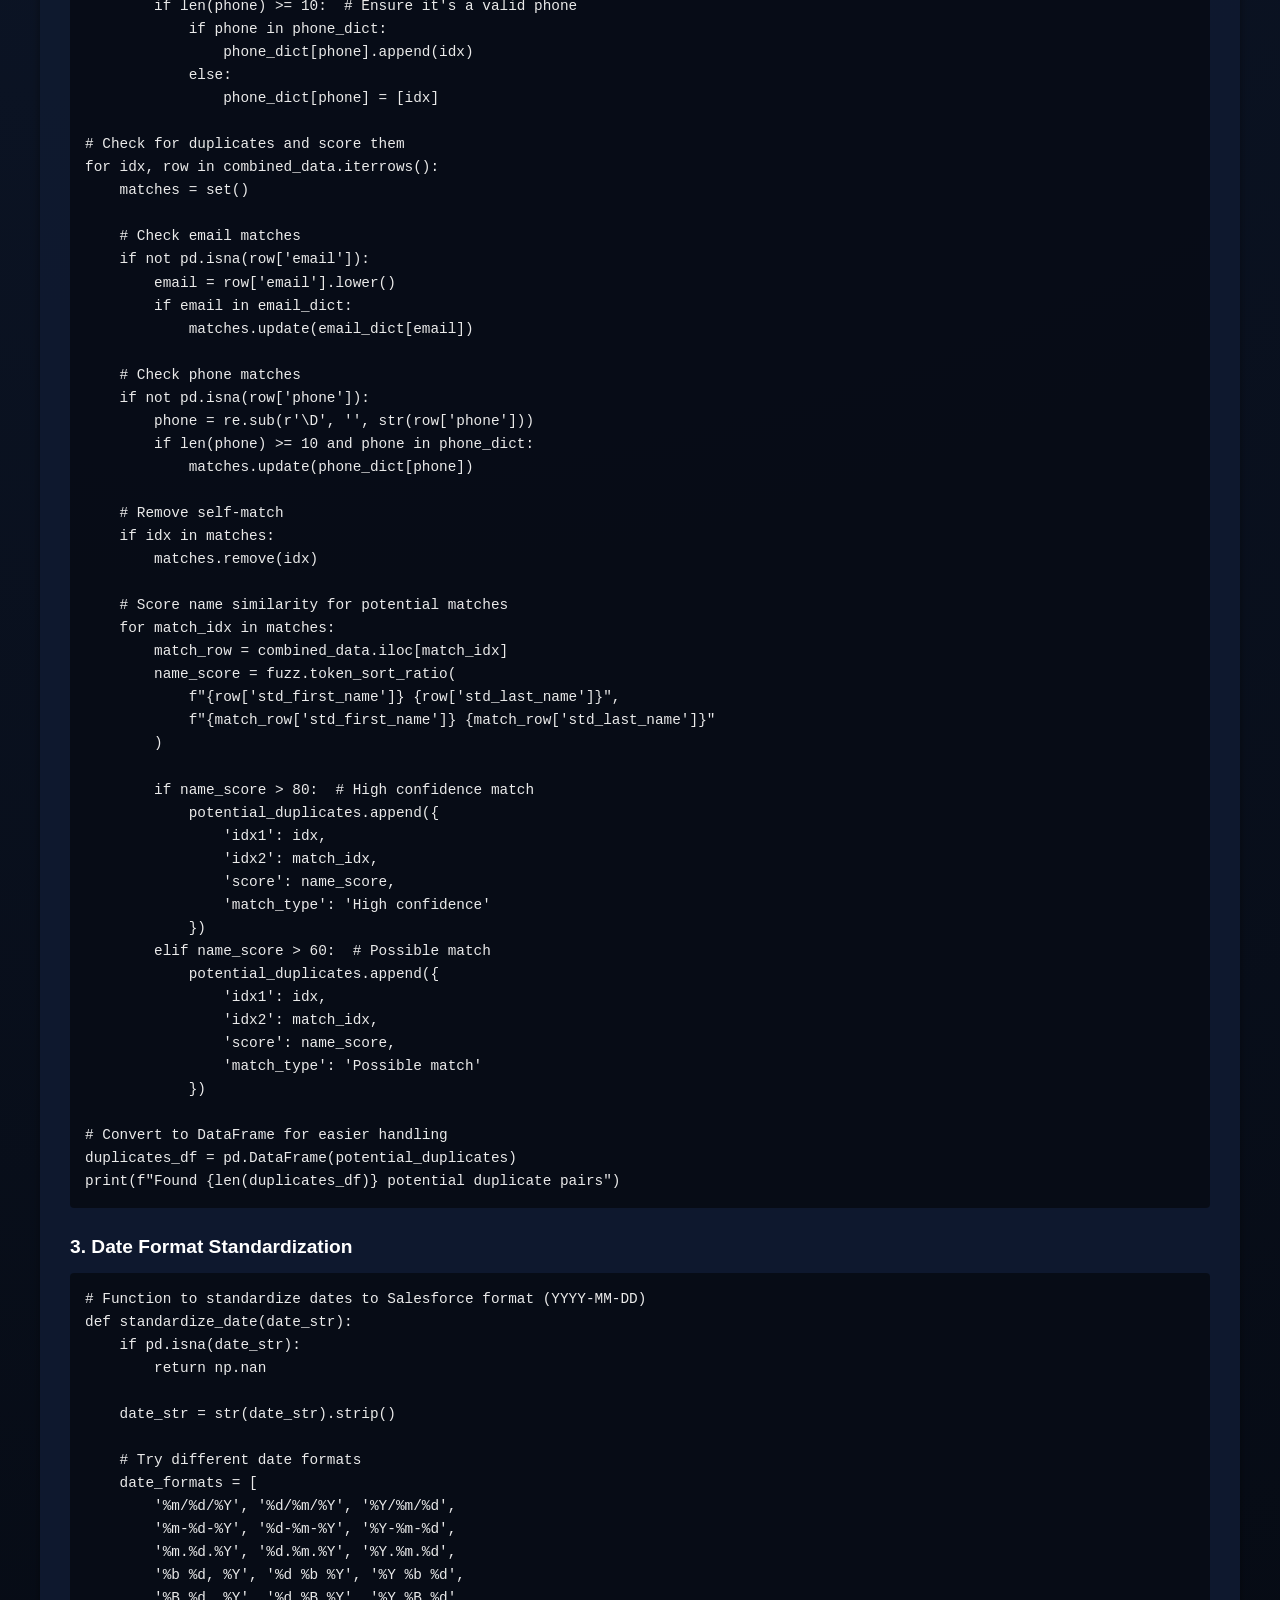
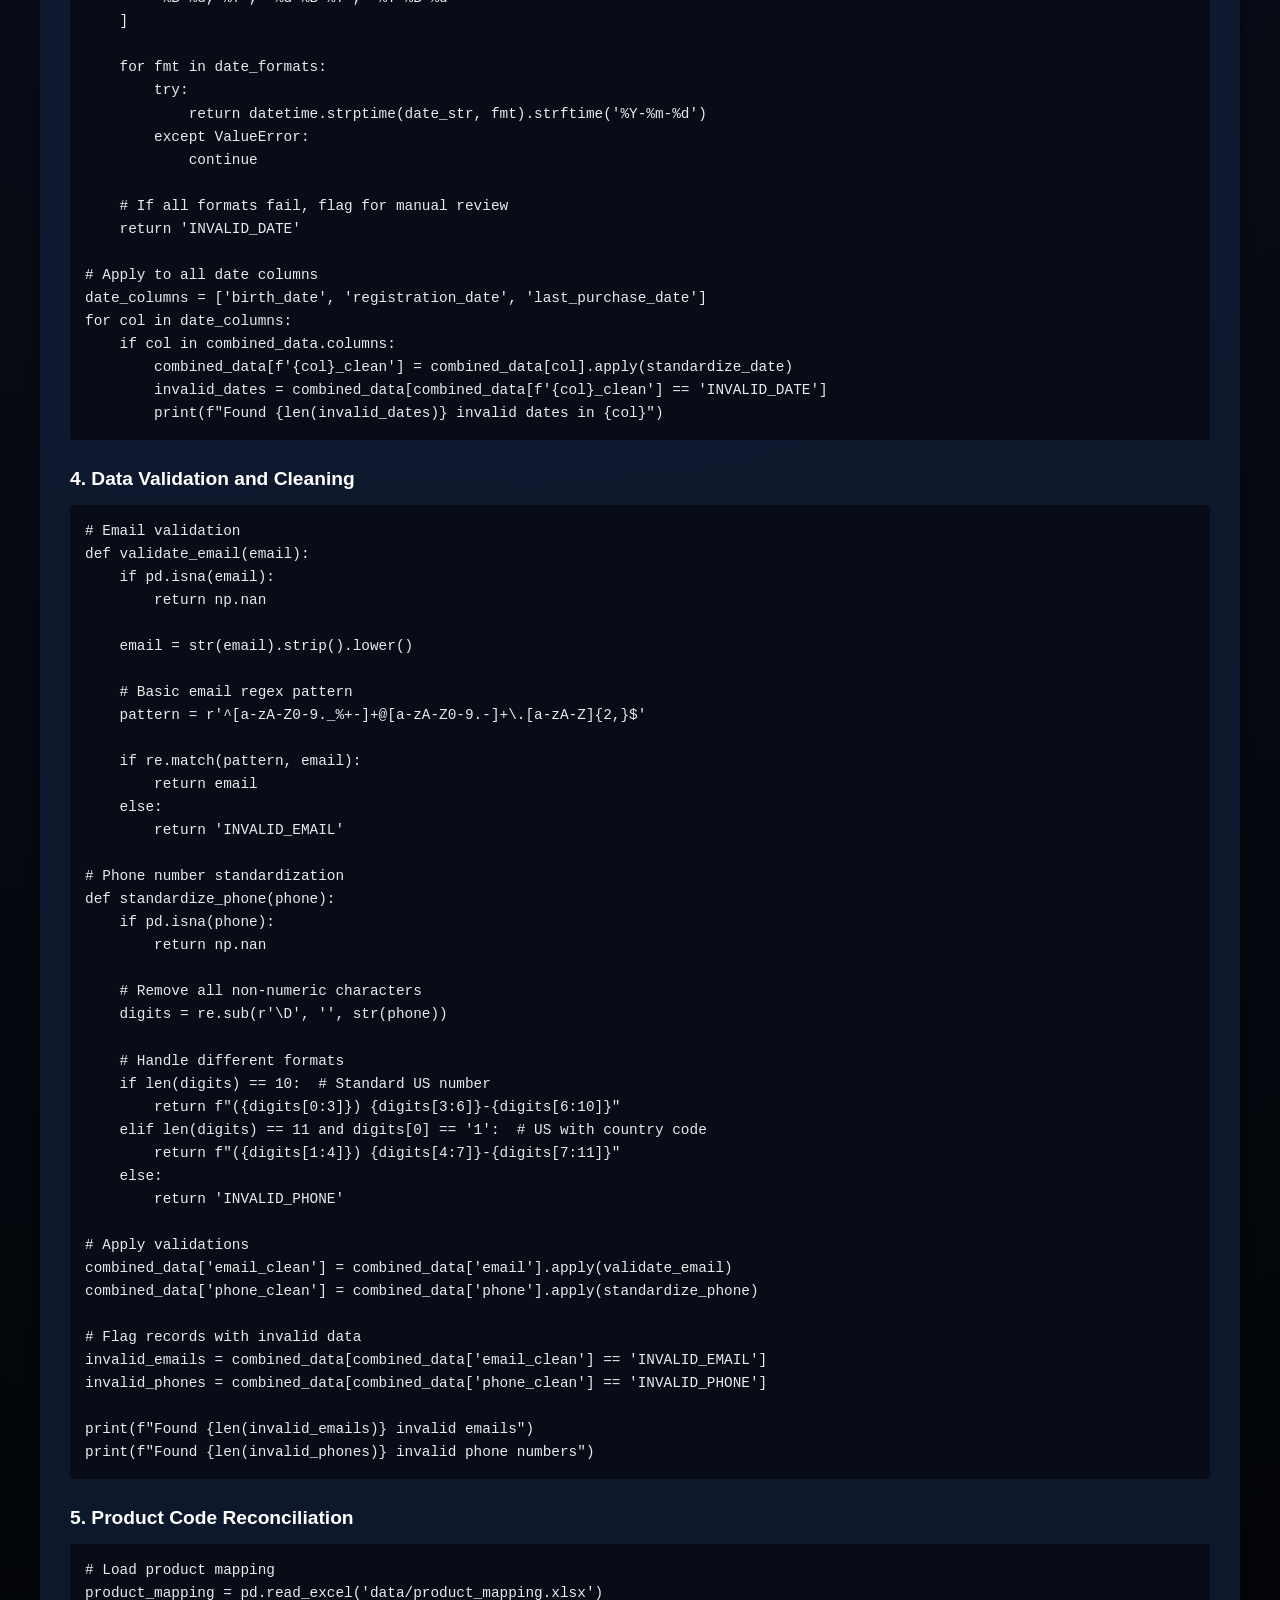
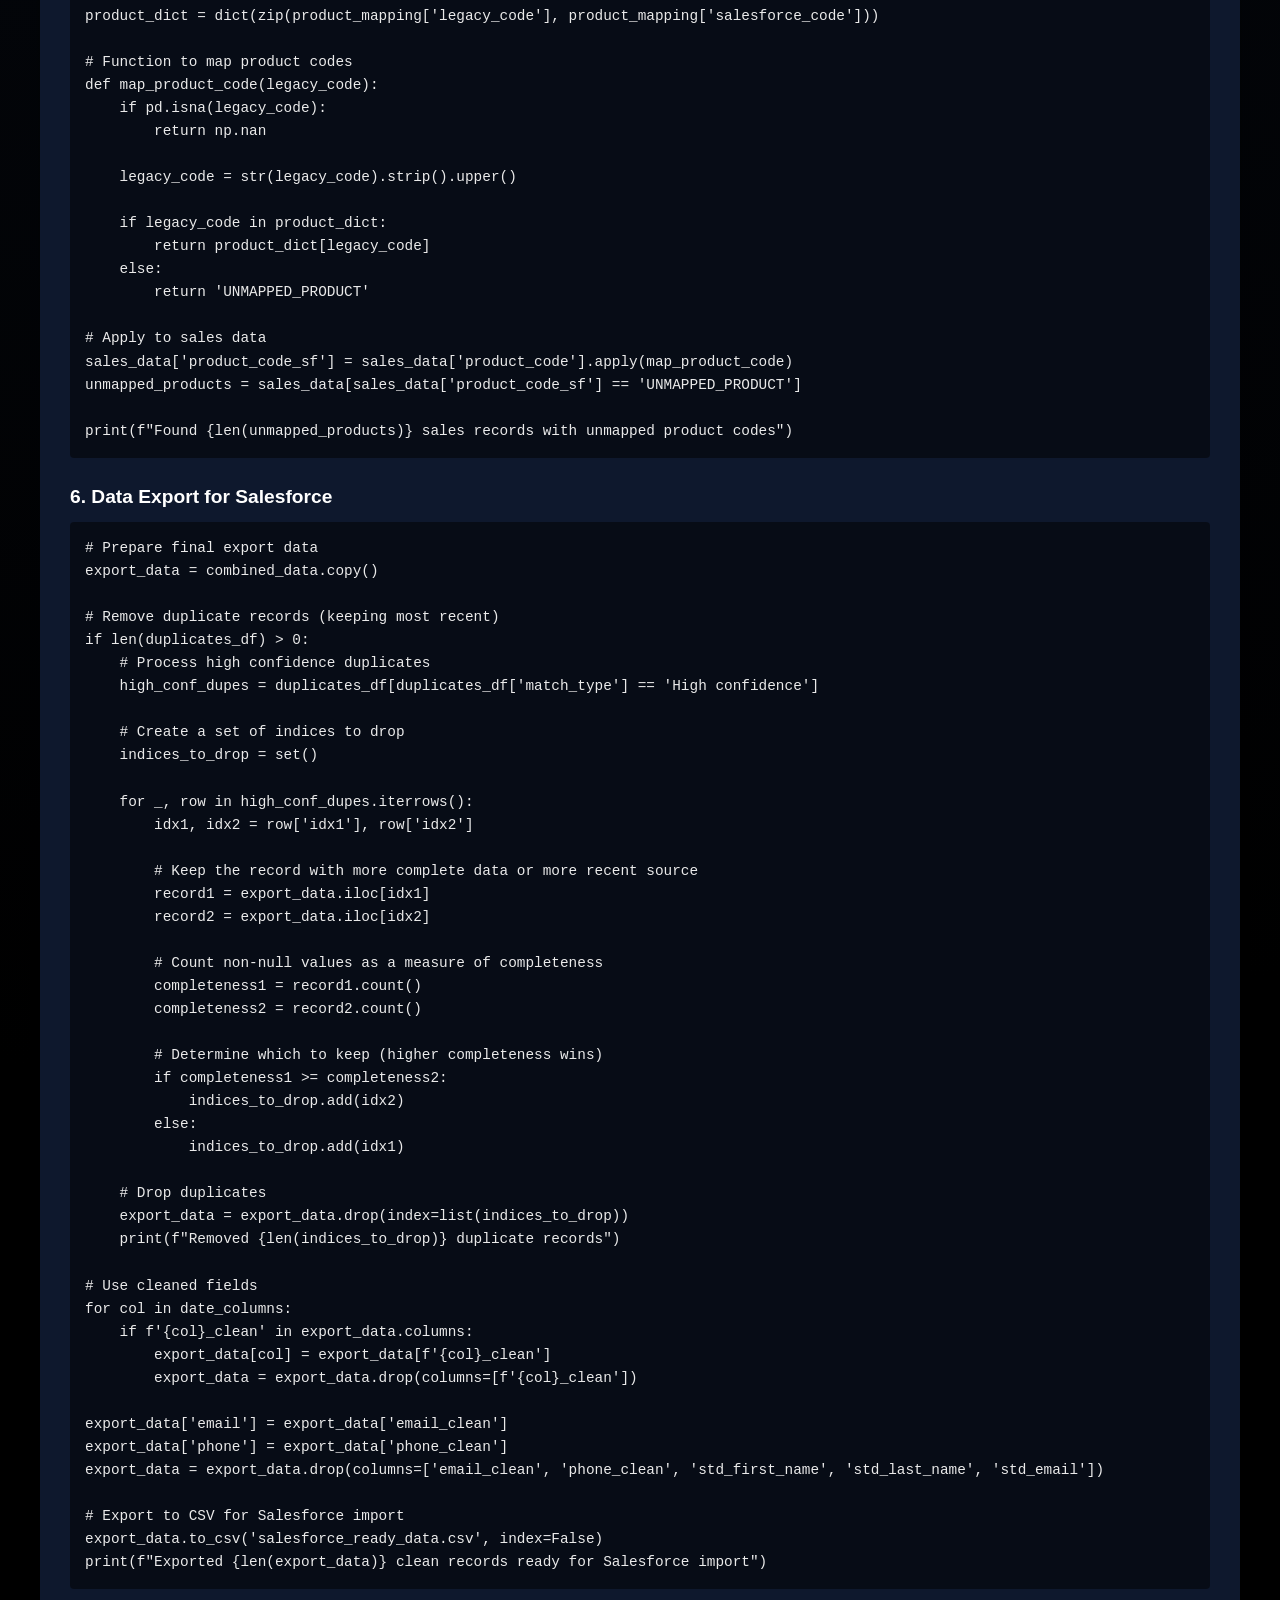
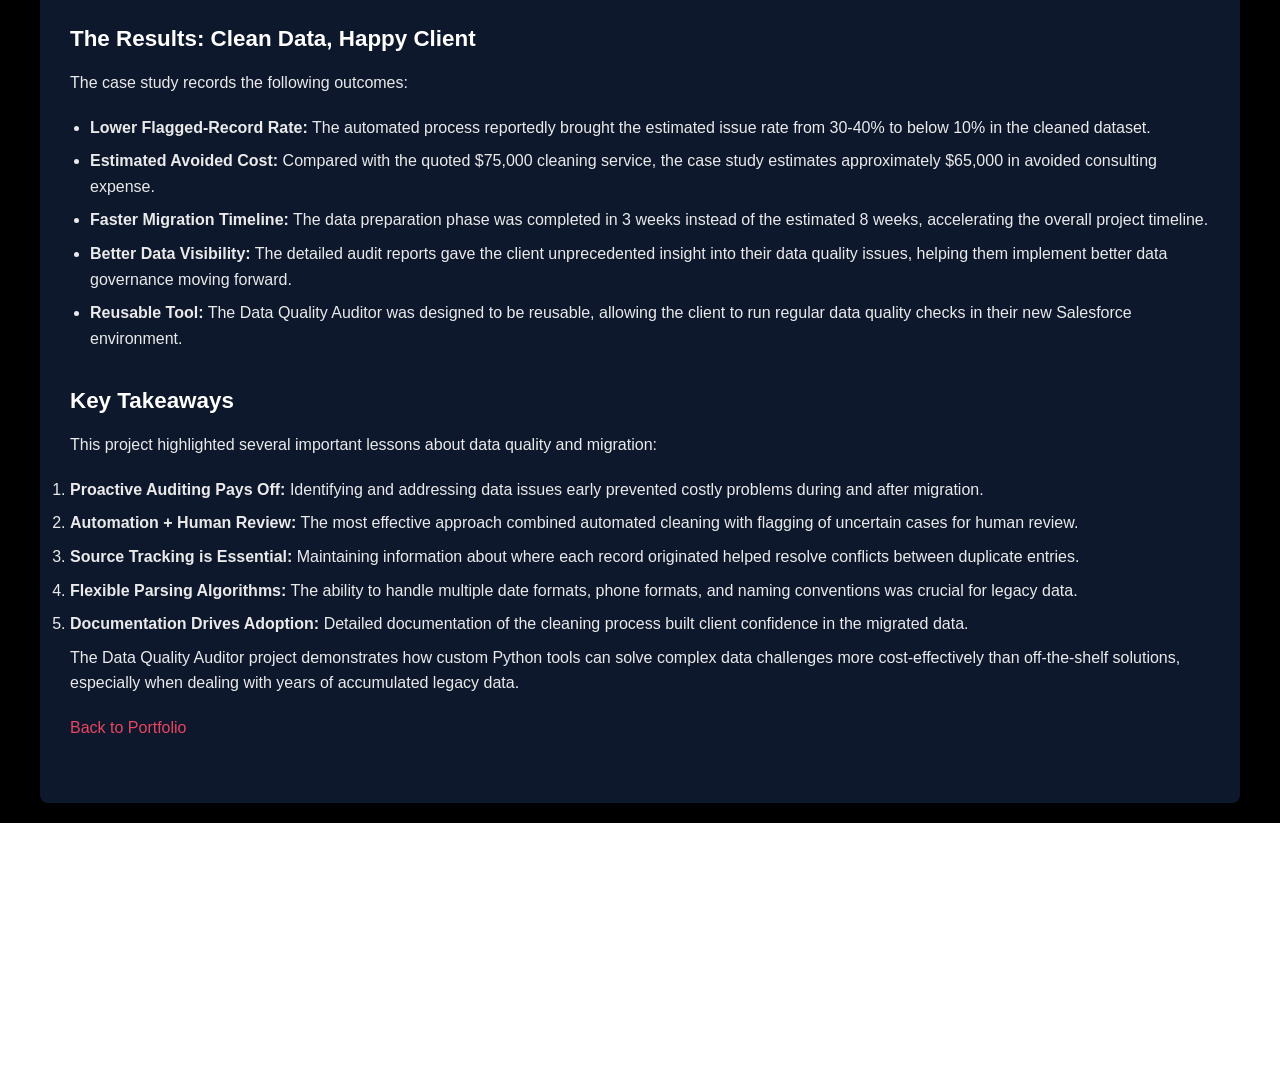
<file: data_quality.html>
<!DOCTYPE html>
<html lang="en">
<head>
  <meta charset="UTF-8" />
  <meta name="viewport" content="width=device-width, initial-scale=1.0"/>
  <meta name="description" content="Data quality auditing and remediation case study by Christopher Bordelon."/>
  <title>Data Quality Auditor | Christopher Bordelon</title>
  <style>
    :root {
      --primary: #0b0c1a;
      --secondary: #1f4068;
      --accent: #e94560;
      --dark: #0f1a30;
      --light: #eaeaea;
      --star: #ffffff;
      --glow: #00ffe1;
      --sith-red: #ff0000;
      --nav-bg: #1a1a1a;
    }

    * {
      margin: 0;
      padding: 0;
      box-sizing: border-box;
    }

    body {
      font-family: 'Segoe UI', Tahoma, Geneva, Verdana, sans-serif;
      background: radial-gradient(circle at 20% 20%, var(--dark), #000000 80%);
      color: var(--light);
      line-height: 1.6;
      padding: 20px;
      padding-top: 90px; /* Added extra padding for the fixed nav */
      overflow-x: hidden;
      position: relative;
    }

    body::before {
      content: "";
      position: fixed;
      top: 0;
      left: 0;
      width: 100vw;
      height: 100vh;
      background: url('https://raw.githubusercontent.com/niklasvh/starfield/master/starfield.png') repeat;
      opacity: 0.05;
      z-index: -1;
      animation: moveStars 60s linear infinite;
    }

    @keyframes moveStars {
      from { background-position: 0 0; }
      to   { background-position: -1000px 1000px; }
    }

    /* Navigation Bar from nodetest.html */
    nav { 
      background-color: var(--nav-bg); 
      padding: 1rem 2rem; 
      position: fixed; 
      width: 100%; 
      top: 0; 
      left: 0;
      z-index: 1000; 
      box-shadow: 0 2px 10px rgba(0,0,0,0.5); 
      display: flex; 
      justify-content: space-between; 
      align-items: center; 
    }
    .nav-brand a {
      color: var(--light);
      font-size: 1.5rem;
      font-weight: bold;
      text-decoration: none;
    }
    .nav-links {
      display: flex;
      list-style: none;
      gap: 1.5rem;
      margin: 0;
      padding: 0;
    }
    /* Each li is relatively positioned so that its dropdown is aligned below it */
    .nav-links li {
      margin-left: 1.5rem;
      position: relative;
    }
    .nav-links a {
      color: var(--light);
      text-decoration: none;
      font-weight: 500;
      padding: 0.5rem 1rem;
      border-radius: 4px;
      transition: all 0.3s ease;
    }
    .nav-links a:hover {
      background-color: var(--sith-red);
      color: var(--light);
    }
    /* Dropdown styling updated to wrap text properly */
    .nav-links li .dropdown {
      display: none;
      position: absolute;
      top: 100%;
      left: 0;
      background-color: #333;
      color: var(--light);
      padding: 0.5rem;
      border-radius: 4px;
      box-shadow: 0 2px 5px rgba(0,0,0,0.5);
      z-index: 1001;
      font-size: 0.9rem;
      width: auto;
      white-space: normal;
      overflow-wrap: break-word;
    }
    .nav-links li:hover .dropdown {
      display: block;
    }

    .container {
      max-width: 1200px;
      margin: 0 auto;
      background: rgba(15, 26, 48, 0.95);
      padding: 30px;
      border-radius: 8px;
      box-shadow: 0 3px 10px rgba(0, 0, 0, 0.4);
    }

    h1, h3, h4 {
      color: var(--star);
    }

    h1 {
      font-size: 2.5rem;
      margin-bottom: 1rem;
    }

    h3 {
      font-size: 1.4rem;
      margin-top: 2rem;
      margin-bottom: 0.8rem;
    }

    h4 {
      font-size: 1.2rem;
      margin-top: 1.5rem;
      margin-bottom: 0.6rem;
    }

    p {
      margin-bottom: 1.2rem;
    }

    a {
      color: var(--accent);
      text-decoration: none;
    }

    a:hover {
      text-decoration: underline;
    }

    ul {
      margin-left: 20px;
      margin-bottom: 1.2rem;
    }

    li {
      margin-bottom: 0.5rem;
    }

    .nav {
      margin-bottom: 2rem;
    }

    pre {
      background: rgba(0, 0, 0, 0.5);
      padding: 15px;
      border-radius: 4px;
      overflow-x: auto;
      font-size: 0.9rem;
      color: var(--light);
    }

    code {
      font-family: 'Courier New', monospace;
    }
  </style>
  <link rel="stylesheet" href="site.css">
</head>
<body>
<!-- Navigation Bar from nodetest.html -->
<nav>
  <div class="nav-brand">
    <a href="index.html">Christopher Bordelon | Data Analyst & Developer</a>
  </div>
  <ul class="nav-links">
    <li>
      <a href="about.html">About</a>
      <div class="dropdown">Learn more about my background, education, and professional journey.</div>
    </li>
    <li>
      <a href="resume.html">Resume</a>
      <div class="dropdown">View my resume showcasing my skills and experience.</div>
    </li>
    <li>
      <a href="portfolio.html">Portfolio</a>
      <div class="dropdown">Explore past and future projects.</div>
    </li>
    <li>
      <a href="applications.html">Apps</a>
      <div class="dropdown">Explore the applications and games I've developed, including Shape Invaders and more.</div>
    </li>
    <li>
      <a href="contact.html">Contact</a>
      <div class="dropdown">bordelondevops2025@gmail.com</div>
    </li>
    <li>
      <a href="https://www.linkedin.com/in/christopher-b-b61554319" target="_blank">LinkedIn</a>
      <div class="dropdown">Connect with me on LinkedIn.</div>
    </li>
  </ul>
</nav>

<div class="container">
    <div class="nav">
        <p><a href="portfolio.html">Back to Portfolio</a></p>
    </div>
    <h1>Data Quality Auditor: Rescuing Legacy Data for Salesforce Migration</h1>
    <dl class="case-summary" aria-label="Case study summary">
        <div><dt>Deliverable</dt><dd>Python workflow for profiling, cleaning, reconciling, and exporting legacy records.</dd></div>
        <div><dt>Evidence</dt><dd>Implementation excerpts and validation logic are documented below.</dd></div>
        <div><dt>Limit</dt><dd>Issue rates, schedules, and avoided costs are case-study estimates rather than audited results.</dd></div>
    </dl>
    <p>This case study presents a Python-based data quality auditor for profiling, cleaning, reconciling, and exporting legacy records for a Salesforce migration.</p>
    <p><strong>Accuracy note:</strong> Issue rates, schedules, and avoided-cost figures below are case-study estimates based on the described source data and vendor quote. They are not independently audited.</p>

    <h3>The Challenge: A Data Migration Nightmare</h3>
    <p>A regional retail chain with 35 locations was facing a critical challenge: migrating customer and sales data from a legacy system to Salesforce. The data, accumulated over more than a decade, was stored in SQL databases, Excel spreadsheets, and CSV exports from an older point-of-sale system. Initial migration attempts revealed several issues:</p>
    <ul>
        <li>Duplicate customer records with conflicting information</li>
        <li>Inconsistent date formats (MM/DD/YYYY, DD-MM-YYYY, YYYY/MM/DD)</li>
        <li>Character encoding problems causing text corruption</li>
        <li>Missing values in critical fields</li>
        <li>Inconsistent product codes between systems</li>
        <li>Sales records that didn't match inventory changes</li>
    </ul>
    <p>The Salesforce implementation partner estimated that 30-40% of the data had quality issues, and quoted an additional $75,000 for data cleaning services. The client, already stretching their budget for the migration, needed a more cost-effective solution.</p>

    <h3>The Solution: A Python-Powered Data Quality Auditor</h3>
    <p>I proposed developing a custom Data Quality Auditor tool that would:</p>
    <ol>
        <li>Scan all data sources and identify quality issues</li>
        <li>Apply automated fixes where possible</li>
        <li>Flag records requiring manual review</li>
        <li>Generate clean, Salesforce-ready export files</li>
    </ol>
    <p>Using Python with pandas, NumPy, and regular expressions, I built a comprehensive solution that addressed each data quality challenge:</p>

    <h4>1. Data Source Integration</h4>
    <pre><code>import pandas as pd
import numpy as np
import sqlite3
import glob
import os
import re
from datetime import datetime

# Function to load data from various sources
def load_data(source_type, source_path):
    if source_type == 'sql':
        conn = sqlite3.connect(source_path)
        return pd.read_sql("SELECT * FROM customers", conn)
    elif source_type == 'excel':
        return pd.read_excel(source_path)
    elif source_type == 'csv':
        return pd.read_csv(source_path, encoding='latin1')  # Handle encoding issues
    else:
        raise ValueError(f"Unsupported source type: {source_type}")

# Load all data sources
customer_data = []
for excel_file in glob.glob("data/customers/*.xlsx"):
    df = load_data('excel', excel_file)
    df['source'] = os.path.basename(excel_file)  # Track source for auditing
    customer_data.append(df)
    
# Also load from SQL and CSV sources
sql_df = load_data('sql', 'data/legacy_db.sqlite')
sql_df['source'] = 'legacy_db'
customer_data.append(sql_df)

for csv_file in glob.glob("data/pos_exports/*.csv"):
    df = load_data('csv', csv_file)
    df['source'] = os.path.basename(csv_file)
    customer_data.append(df)

# Combine all data sources
combined_data = pd.concat(customer_data, ignore_index=True)
print(f"Loaded {len(combined_data)} total records from all sources")</code></pre>

    <h4>2. Duplicate Detection and Resolution</h4>
    <pre><code># Function to standardize customer names for better matching
def standardize_name(name):
    if pd.isna(name):
        return np.nan
    # Convert to lowercase, remove extra spaces
    name = re.sub(r'\s+', ' ', str(name).lower().strip())
    # Remove common prefixes/suffixes
    name = re.sub(r'^(mr\.|mrs\.|ms\.|dr\.)\s+', '', name)
    name = re.sub(r'\s+(jr\.|sr\.|ii|iii|iv)$', '', name)
    return name

# Apply standardization
combined_data['std_first_name'] = combined_data['first_name'].apply(standardize_name)
combined_data['std_last_name'] = combined_data['last_name'].apply(standardize_name)
combined_data['std_email'] = combined_data['email'].str.lower() if 'email' in combined_data.columns else None

# Find potential duplicates using fuzzy matching on name + either email or phone
from fuzzywuzzy import fuzz
potential_duplicates = []

# Create a dictionary for faster lookups
email_dict = {}
phone_dict = {}
for idx, row in combined_data.iterrows():
    if not pd.isna(row['email']):
        email = row['email'].lower()
        if email in email_dict:
            email_dict[email].append(idx)
        else:
            email_dict[email] = [idx]
    
    if not pd.isna(row['phone']):
        # Standardize phone format
        phone = re.sub(r'\D', '', str(row['phone']))
        if len(phone) >= 10:  # Ensure it's a valid phone
            if phone in phone_dict:
                phone_dict[phone].append(idx)
            else:
                phone_dict[phone] = [idx]

# Check for duplicates and score them
for idx, row in combined_data.iterrows():
    matches = set()
    
    # Check email matches
    if not pd.isna(row['email']):
        email = row['email'].lower()
        if email in email_dict:
            matches.update(email_dict[email])
    
    # Check phone matches
    if not pd.isna(row['phone']):
        phone = re.sub(r'\D', '', str(row['phone']))
        if len(phone) >= 10 and phone in phone_dict:
            matches.update(phone_dict[phone])
    
    # Remove self-match
    if idx in matches:
        matches.remove(idx)
    
    # Score name similarity for potential matches
    for match_idx in matches:
        match_row = combined_data.iloc[match_idx]
        name_score = fuzz.token_sort_ratio(
            f"{row['std_first_name']} {row['std_last_name']}",
            f"{match_row['std_first_name']} {match_row['std_last_name']}"
        )
        
        if name_score > 80:  # High confidence match
            potential_duplicates.append({
                'idx1': idx,
                'idx2': match_idx,
                'score': name_score,
                'match_type': 'High confidence'
            })
        elif name_score > 60:  # Possible match
            potential_duplicates.append({
                'idx1': idx,
                'idx2': match_idx,
                'score': name_score,
                'match_type': 'Possible match'
            })

# Convert to DataFrame for easier handling
duplicates_df = pd.DataFrame(potential_duplicates)
print(f"Found {len(duplicates_df)} potential duplicate pairs")</code></pre>

    <h4>3. Date Format Standardization</h4>
    <pre><code># Function to standardize dates to Salesforce format (YYYY-MM-DD)
def standardize_date(date_str):
    if pd.isna(date_str):
        return np.nan
    
    date_str = str(date_str).strip()
    
    # Try different date formats
    date_formats = [
        '%m/%d/%Y', '%d/%m/%Y', '%Y/%m/%d',
        '%m-%d-%Y', '%d-%m-%Y', '%Y-%m-%d',
        '%m.%d.%Y', '%d.%m.%Y', '%Y.%m.%d',
        '%b %d, %Y', '%d %b %Y', '%Y %b %d',
        '%B %d, %Y', '%d %B %Y', '%Y %B %d'
    ]
    
    for fmt in date_formats:
        try:
            return datetime.strptime(date_str, fmt).strftime('%Y-%m-%d')
        except ValueError:
            continue
    
    # If all formats fail, flag for manual review
    return 'INVALID_DATE'

# Apply to all date columns
date_columns = ['birth_date', 'registration_date', 'last_purchase_date']
for col in date_columns:
    if col in combined_data.columns:
        combined_data[f'{col}_clean'] = combined_data[col].apply(standardize_date)
        invalid_dates = combined_data[combined_data[f'{col}_clean'] == 'INVALID_DATE']
        print(f"Found {len(invalid_dates)} invalid dates in {col}")</code></pre>

    <h4>4. Data Validation and Cleaning</h4>
    <pre><code># Email validation
def validate_email(email):
    if pd.isna(email):
        return np.nan
    
    email = str(email).strip().lower()
    
    # Basic email regex pattern
    pattern = r'^[a-zA-Z0-9._%+-]+@[a-zA-Z0-9.-]+\.[a-zA-Z]{2,}$'
    
    if re.match(pattern, email):
        return email
    else:
        return 'INVALID_EMAIL'

# Phone number standardization
def standardize_phone(phone):
    if pd.isna(phone):
        return np.nan
    
    # Remove all non-numeric characters
    digits = re.sub(r'\D', '', str(phone))
    
    # Handle different formats
    if len(digits) == 10:  # Standard US number
        return f"({digits[0:3]}) {digits[3:6]}-{digits[6:10]}"
    elif len(digits) == 11 and digits[0] == '1':  # US with country code
        return f"({digits[1:4]}) {digits[4:7]}-{digits[7:11]}"
    else:
        return 'INVALID_PHONE'

# Apply validations
combined_data['email_clean'] = combined_data['email'].apply(validate_email)
combined_data['phone_clean'] = combined_data['phone'].apply(standardize_phone)

# Flag records with invalid data
invalid_emails = combined_data[combined_data['email_clean'] == 'INVALID_EMAIL']
invalid_phones = combined_data[combined_data['phone_clean'] == 'INVALID_PHONE']

print(f"Found {len(invalid_emails)} invalid emails")
print(f"Found {len(invalid_phones)} invalid phone numbers")</code></pre>

    <h4>5. Product Code Reconciliation</h4>
    <pre><code># Load product mapping
product_mapping = pd.read_excel('data/product_mapping.xlsx')
product_dict = dict(zip(product_mapping['legacy_code'], product_mapping['salesforce_code']))

# Function to map product codes
def map_product_code(legacy_code):
    if pd.isna(legacy_code):
        return np.nan
    
    legacy_code = str(legacy_code).strip().upper()
    
    if legacy_code in product_dict:
        return product_dict[legacy_code]
    else:
        return 'UNMAPPED_PRODUCT'

# Apply to sales data
sales_data['product_code_sf'] = sales_data['product_code'].apply(map_product_code)
unmapped_products = sales_data[sales_data['product_code_sf'] == 'UNMAPPED_PRODUCT']

print(f"Found {len(unmapped_products)} sales records with unmapped product codes")</code></pre>

    <h4>6. Data Export for Salesforce</h4>
    <pre><code># Prepare final export data
export_data = combined_data.copy()

# Remove duplicate records (keeping most recent)
if len(duplicates_df) > 0:
    # Process high confidence duplicates
    high_conf_dupes = duplicates_df[duplicates_df['match_type'] == 'High confidence']
    
    # Create a set of indices to drop
    indices_to_drop = set()
    
    for _, row in high_conf_dupes.iterrows():
        idx1, idx2 = row['idx1'], row['idx2']
        
        # Keep the record with more complete data or more recent source
        record1 = export_data.iloc[idx1]
        record2 = export_data.iloc[idx2]
        
        # Count non-null values as a measure of completeness
        completeness1 = record1.count()
        completeness2 = record2.count()
        
        # Determine which to keep (higher completeness wins)
        if completeness1 >= completeness2:
            indices_to_drop.add(idx2)
        else:
            indices_to_drop.add(idx1)
    
    # Drop duplicates
    export_data = export_data.drop(index=list(indices_to_drop))
    print(f"Removed {len(indices_to_drop)} duplicate records")

# Use cleaned fields
for col in date_columns:
    if f'{col}_clean' in export_data.columns:
        export_data[col] = export_data[f'{col}_clean']
        export_data = export_data.drop(columns=[f'{col}_clean'])

export_data['email'] = export_data['email_clean']
export_data['phone'] = export_data['phone_clean']
export_data = export_data.drop(columns=['email_clean', 'phone_clean', 'std_first_name', 'std_last_name', 'std_email'])

# Export to CSV for Salesforce import
export_data.to_csv('salesforce_ready_data.csv', index=False)
print(f"Exported {len(export_data)} clean records ready for Salesforce import")</code></pre>

    <h3>The Results: Clean Data, Happy Client</h3>
    <p>The case study records the following outcomes:</p>
    <ul>
        <li><strong>Lower Flagged-Record Rate:</strong> The automated process reportedly brought the estimated issue rate from 30-40% to below 10% in the cleaned dataset.</li>
        <li><strong>Estimated Avoided Cost:</strong> Compared with the quoted $75,000 cleaning service, the case study estimates approximately $65,000 in avoided consulting expense.</li>
        <li><strong>Faster Migration Timeline:</strong> The data preparation phase was completed in 3 weeks instead of the estimated 8 weeks, accelerating the overall project timeline.</li>
        <li><strong>Better Data Visibility:</strong> The detailed audit reports gave the client unprecedented insight into their data quality issues, helping them implement better data governance moving forward.</li>
        <li><strong>Reusable Tool:</strong> The Data Quality Auditor was designed to be reusable, allowing the client to run regular data quality checks in their new Salesforce environment.</li>
    </ul>

    <h3>Key Takeaways</h3>
    <p>This project highlighted several important lessons about data quality and migration:</p>
    <ol>
        <li><strong>Proactive Auditing Pays Off:</strong> Identifying and addressing data issues early prevented costly problems during and after migration.</li>
        <li><strong>Automation + Human Review:</strong> The most effective approach combined automated cleaning with flagging of uncertain cases for human review.</li>
        <li><strong>Source Tracking is Essential:</strong> Maintaining information about where each record originated helped resolve conflicts between duplicate entries.</li>
        <li><strong>Flexible Parsing Algorithms:</strong> The ability to handle multiple date formats, phone formats, and naming conventions was crucial for legacy data.</li>
        <li><strong>Documentation Drives Adoption:</strong> Detailed documentation of the cleaning process built client confidence in the migrated data.</li>
    </ol>

    <p>The Data Quality Auditor project demonstrates how custom Python tools can solve complex data challenges more cost-effectively than off-the-shelf solutions, especially when dealing with years of accumulated legacy data.</p>

    <div class="nav">
        <p><a href="portfolio.html">Back to Portfolio</a></p>
    </div>
</div>
  <script src="site.js"></script>
</body>
</html>
</file>
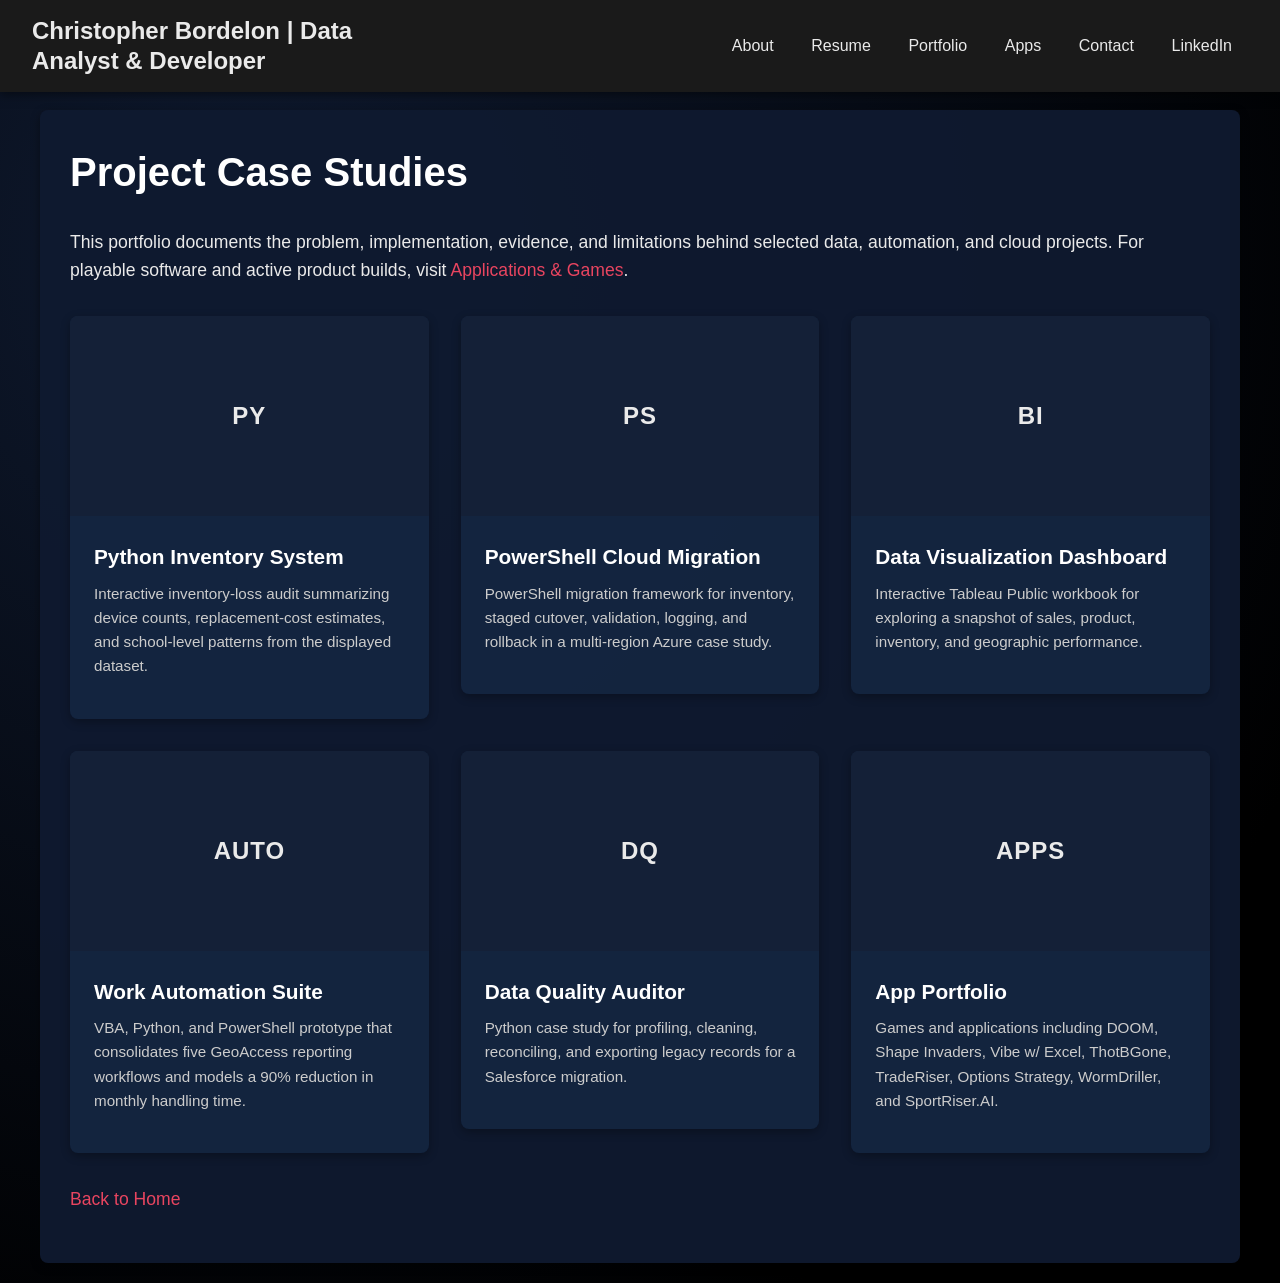
<file: portfolio.html>
<!DOCTYPE html>
<html lang="en">
<head>
  <meta charset="UTF-8">
  <meta name="viewport" content="width=device-width, initial-scale=1.0">
  <meta name="description" content="Case studies from Christopher Bordelon's data quality, cloud migration, automation, and visualization work.">
  <title>Portfolio | Christopher Bordelon</title>
  <style>
    :root {
      --primary: #0b0c1a;
      --secondary: #1f4068;
      --accent: #e94560;
      --dark: #0f1a30;
      --light: #eaeaea;
      --star: #ffffff;
      --glow: #00ffe1;
      --sith-red: #ff0000;
      --nav-bg: #1a1a1a;
    }

    * {
      margin: 0;
      padding: 0;
      box-sizing: border-box;
    }

    body {
      font-family: 'Segoe UI', Tahoma, Geneva, Verdana, sans-serif;
      background: radial-gradient(circle at 20% 20%, var(--dark), #000000 80%);
      color: var(--light);
      line-height: 1.6;
      padding: 20px;
      padding-top: 90px; /* Added extra padding for the fixed nav */
      overflow-x: hidden;
      position: relative;
    }

    body::before {
      content: "";
      position: fixed;
      top: 0;
      left: 0;
      width: 100vw;
      height: 100vh;
      background: url('https://raw.githubusercontent.com/niklasvh/starfield/master/starfield.png') repeat;
      opacity: 0.05;
      z-index: -1;
      animation: moveStars 60s linear infinite;
    }

    @keyframes moveStars {
      from { background-position: 0 0; }
      to   { background-position: -1000px 1000px; }
    }

    /* Navigation Bar from nodetest.html */
    nav { 
      background-color: var(--nav-bg); 
      padding: 1rem 2rem; 
      position: fixed; 
      width: 100%; 
      top: 0; 
      left: 0;
      z-index: 1000; 
      box-shadow: 0 2px 10px rgba(0,0,0,0.5); 
      display: flex; 
      justify-content: space-between; 
      align-items: center; 
    }
    .nav-brand a {
      color: var(--light);
      font-size: 1.5rem;
      font-weight: bold;
      text-decoration: none;
    }
    .nav-links {
      display: flex;
      list-style: none;
      gap: 1.5rem;
      margin: 0;
      padding: 0;
    }
    /* Each li is relatively positioned so that its dropdown is aligned below it */
    .nav-links li {
      margin-left: 1.5rem;
      position: relative;
    }
    .nav-links a {
      color: var(--light);
      text-decoration: none;
      font-weight: 500;
      padding: 0.5rem 1rem;
      border-radius: 4px;
      transition: all 0.3s ease;
    }
    .nav-links a:hover {
      background-color: var(--sith-red);
      color: var(--light);
    }
    /* Dropdown styling updated to wrap text properly */
    .nav-links li .dropdown {
      display: none;
      position: absolute;
      top: 100%;
      left: 0;
      background-color: #333;
      color: var(--light);
      padding: 0.5rem;
      border-radius: 4px;
      box-shadow: 0 2px 5px rgba(0,0,0,0.5);
      z-index: 1001;
      font-size: 0.9rem;
      width: auto;
      white-space: normal;
      overflow-wrap: break-word;
    }
    .nav-links li:hover .dropdown {
      display: block;
    }

    .container {
      max-width: 1200px;
      margin: 0 auto;
      background: rgba(15, 26, 48, 0.95);
      padding: 30px;
      border-radius: 8px;
      box-shadow: 0 3px 10px rgba(0, 0, 0, 0.4);
    }

    h1, h2, h3, h4 {
      color: var(--star);
      margin-bottom: 1.5rem;
    }

    h1 {
      font-size: 2.5rem;
    }

    h2 {
      font-size: 2rem;
      margin-top: 2rem;
    }

    h3 {
      font-size: 1.5rem;
      margin-top: 1.5rem;
    }

    p {
      margin-bottom: 1.2rem;
      font-size: 1.1rem;
    }

    a {
      color: var(--accent);
      text-decoration: none;
    }

    a:hover {
      text-decoration: underline;
    }

    .portfolio-grid {
      display: grid;
      grid-template-columns: repeat(auto-fill, minmax(300px, 1fr));
      gap: 2rem;
      margin: 2rem 0;
    }

    .portfolio-item {
      background: rgba(31, 64, 104, 0.3);
      border-radius: 8px;
      overflow: hidden;
      box-shadow: 0 3px 10px rgba(0, 0, 0, 0.3);
      transition: transform 0.3s ease, box-shadow 0.3s ease;
    }

    .portfolio-item:hover {
      transform: translateY(-5px);
      box-shadow: 0 5px 15px rgba(0, 0, 0, 0.4);
    }

    .portfolio-img {
      height: 200px;
      background-color: #142037;
      display: flex;
      align-items: center;
      justify-content: center;
      font-size: 3rem;
    }

    .portfolio-info {
      padding: 1.5rem;
    }

    .portfolio-info h3 {
      margin-top: 0;
      margin-bottom: 0.5rem;
      font-size: 1.3rem;
    }

    .portfolio-info p {
      margin-bottom: 1rem;
      font-size: 0.95rem;
      color: #ccc;
    }

    .portfolio-link {
      display: block;
      text-decoration: none;
      color: inherit;
    }

    .nav-bottom {
      margin-top: 2rem;
    }
  </style>
  <link rel="stylesheet" href="site.css">
</head>
<body>
  <!-- Navigation Bar from nodetest.html -->
  <nav>
    <div class="nav-brand">
      <a href="index.html">Christopher Bordelon | Data Analyst & Developer</a>
    </div>
    <ul class="nav-links">
      <li>
        <a href="about.html">About</a>
        <div class="dropdown">Learn more about my background, education, and professional journey.</div>
      </li>
      <li>
        <a href="resume.html">Resume</a>
        <div class="dropdown">View my resume showcasing my skills and experience.</div>
      </li>
      <li>
        <a href="portfolio.html">Portfolio</a>
        <div class="dropdown">Explore past and future projects.</div>
      </li>
      <li>
        <a href="applications.html">Apps</a>
        <div class="dropdown">Explore the applications and games I've developed, including Shape Invaders and more.</div>
      </li>
      <li>
        <a href="contact.html">Contact</a>
        <div class="dropdown">bordelondevops2025@gmail.com</div>
      </li>
      <li>
        <a href="https://www.linkedin.com/in/christopher-b-b61554319" target="_blank">LinkedIn</a>
        <div class="dropdown">Connect with me on LinkedIn.</div>
      </li>
    </ul>
  </nav>

  <div class="container">
    <h1>Project Case Studies</h1>
    <p>This portfolio documents the problem, implementation, evidence, and limitations behind selected data, automation, and cloud projects. For playable software and active product builds, visit <a href="applications.html">Applications &amp; Games</a>.</p>
    
    <div class="portfolio-grid">
      <a href="Chromebook_losses.html" class="portfolio-link">
        <div class="portfolio-item">
          <div class="portfolio-img" aria-hidden="true">PY</div>
          <div class="portfolio-info">
            <h3>Python Inventory System</h3>
            <p>Interactive inventory-loss audit summarizing device counts, replacement-cost estimates, and school-level patterns from the displayed dataset.</p>
          </div>
        </div>
      </a>
      
      <a href="cloud_migration.html" class="portfolio-link">
        <div class="portfolio-item">
          <div class="portfolio-img" aria-hidden="true">PS</div>
          <div class="portfolio-info">
            <h3>PowerShell Cloud Migration</h3>
            <p>PowerShell migration framework for inventory, staged cutover, validation, logging, and rollback in a multi-region Azure case study.</p>
          </div>
        </div>
      </a>
      
      <a href="Tableau_dashboard.html" class="portfolio-link">
        <div class="portfolio-item">
          <div class="portfolio-img" aria-hidden="true">BI</div>
          <div class="portfolio-info">
            <h3>Data Visualization Dashboard</h3>
            <p>Interactive Tableau Public workbook for exploring a snapshot of sales, product, inventory, and geographic performance.</p>
          </div>
        </div>
      </a>
      
      <a href="work_automation.html" class="portfolio-link">
        <div class="portfolio-item">
          <div class="portfolio-img" aria-hidden="true">AUTO</div>
          <div class="portfolio-info">
            <h3>Work Automation Suite</h3>
            <p>VBA, Python, and PowerShell prototype that consolidates five GeoAccess reporting workflows and models a 90% reduction in monthly handling time.</p>
          </div>
        </div>
      </a>
      
      <a href="data_quality.html" class="portfolio-link">
        <div class="portfolio-item">
          <div class="portfolio-img" aria-hidden="true">DQ</div>
          <div class="portfolio-info">
            <h3>Data Quality Auditor</h3>
            <p>Python case study for profiling, cleaning, reconciling, and exporting legacy records for a Salesforce migration.</p>
          </div>
        </div>
      </a>
      
      <a href="applications.html" class="portfolio-link">
        <div class="portfolio-item">
          <div class="portfolio-img" aria-hidden="true">APPS</div>
          <div class="portfolio-info">
            <h3>App Portfolio</h3>
            <p>Games and applications including DOOM, Shape Invaders, Vibe w/ Excel, ThotBGone, TradeRiser, Options Strategy, WormDriller, and SportRiser.AI.</p>
          </div>
        </div>
      </a>
    </div>
    
    <div class="nav-bottom">
      <p><a href="index.html">Back to Home</a></p>
    </div>
  </div>
  <script src="site.js"></script>
</body>
</html>
</file>
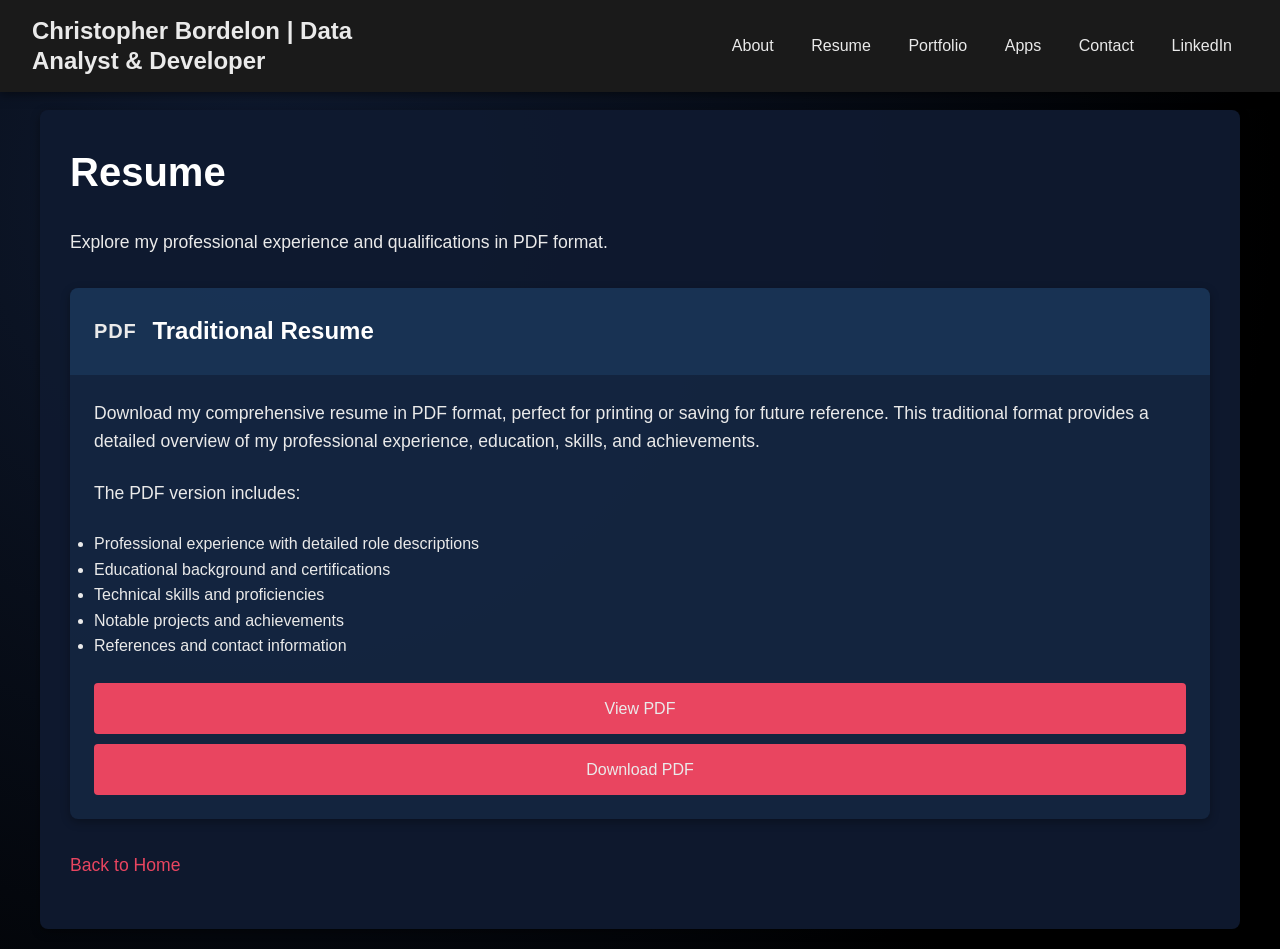
<file: resume.html>
<!DOCTYPE html>
<html lang="en">
<head>
  <meta charset="UTF-8">
  <meta name="viewport" content="width=device-width, initial-scale=1.0">
  <meta name="description" content="View or download Christopher Bordelon's professional resume, experience, technical skills, and qualifications.">
  <title>Resume | Christopher Bordelon</title>
  <style>
    :root {
      --primary: #0b0c1a;
      --secondary: #1f4068;
      --accent: #e94560;
      --dark: #0f1a30;
      --light: #eaeaea;
      --star: #ffffff;
      --glow: #00ffe1;
      --sith-red: #ff0000;
      --nav-bg: #1a1a1a;
    }

    * {
      margin: 0;
      padding: 0;
      box-sizing: border-box;
    }

    body {
      font-family: 'Segoe UI', Tahoma, Geneva, Verdana, sans-serif;
      background: radial-gradient(circle at 20% 20%, var(--dark), #000000 80%);
      color: var(--light);
      line-height: 1.6;
      padding: 20px;
      padding-top: 90px; /* Added extra padding for the fixed nav */
      overflow-x: hidden;
      position: relative;
    }

    body::before {
      content: "";
      position: fixed;
      top: 0;
      left: 0;
      width: 100vw;
      height: 100vh;
      background: url('https://raw.githubusercontent.com/niklasvh/starfield/master/starfield.png') repeat;
      opacity: 0.05;
      z-index: -1;
      animation: moveStars 60s linear infinite;
    }

    @keyframes moveStars {
      from { background-position: 0 0; }
      to   { background-position: -1000px 1000px; }
    }

    /* Navigation Bar from nodetest.html */
    nav { 
      background-color: var(--nav-bg); 
      padding: 1rem 2rem; 
      position: fixed; 
      width: 100%; 
      top: 0; 
      left: 0;
      z-index: 1000; 
      box-shadow: 0 2px 10px rgba(0,0,0,0.5); 
      display: flex; 
      justify-content: space-between; 
      align-items: center; 
    }
    .nav-brand a {
      color: var(--light);
      font-size: 1.5rem;
      font-weight: bold;
      text-decoration: none;
    }
    .nav-links {
      display: flex;
      list-style: none;
      gap: 1.5rem;
      margin: 0;
      padding: 0;
    }
    /* Each li is relatively positioned so that its dropdown is aligned below it */
    .nav-links li {
      margin-left: 1.5rem;
      position: relative;
    }
    .nav-links a {
      color: var(--light);
      text-decoration: none;
      font-weight: 500;
      padding: 0.5rem 1rem;
      border-radius: 4px;
      transition: all 0.3s ease;
    }
    .nav-links a:hover {
      background-color: var(--sith-red);
      color: var(--light);
    }
    /* Dropdown styling updated to wrap text properly */
    .nav-links li .dropdown {
      display: none;
      position: absolute;
      top: 100%;
      left: 0;
      background-color: #333;
      color: var(--light);
      padding: 0.5rem;
      border-radius: 4px;
      box-shadow: 0 2px 5px rgba(0,0,0,0.5);
      z-index: 1001;
      font-size: 0.9rem;
      width: auto;
      white-space: normal;
      overflow-wrap: break-word;
    }
    .nav-links li:hover .dropdown {
      display: block;
    }

    .container {
      max-width: 1200px;
      margin: 0 auto;
      background: rgba(15, 26, 48, 0.95);
      padding: 30px;
      border-radius: 8px;
      box-shadow: 0 3px 10px rgba(0, 0, 0, 0.4);
    }

    h1, h2, h3, h4 {
      color: var(--star);
      margin-bottom: 1.5rem;
    }

    h1 {
      font-size: 2.5rem;
    }

    h2 {
      font-size: 2rem;
      margin-top: 2rem;
    }

    h3 {
      font-size: 1.5rem;
      margin-top: 1.5rem;
    }

    p {
      margin-bottom: 1.2rem;
      font-size: 1.1rem;
    }

    a {
      color: var(--accent);
      text-decoration: none;
    }

    a:hover {
      text-decoration: underline;
    }

    .resume-options {
      display: flex;
      gap: 2rem;
      margin: 2rem 0;
      flex-wrap: wrap;
    }

    .resume-option {
      flex: 1;
      min-width: 300px;
      background: rgba(31, 64, 104, 0.3);
      border-radius: 8px;
      overflow: hidden;
      box-shadow: 0 3px 10px rgba(0, 0, 0, 0.3);
      transition: transform 0.3s ease, box-shadow 0.3s ease;
      display: flex;
      flex-direction: column;
    }

    .resume-option:hover {
      transform: translateY(-5px);
      box-shadow: 0 5px 15px rgba(0, 0, 0, 0.4);
    }

    .option-header {
      padding: 1.5rem;
      background: rgba(31, 64, 104, 0.5);
      display: flex;
      align-items: center;
      gap: 1rem;
    }

    .option-icon {
      font-size: 2.5rem;
    }

    .option-title h3 {
      margin: 0;
      font-size: 1.5rem;
    }

    .option-content {
      padding: 1.5rem;
      flex-grow: 1;
    }

    .option-content p {
      margin-bottom: 1.5rem;
    }

    .option-action {
      text-align: center;
      padding: 0 1.5rem 1.5rem;
    }

    .btn {
      display: inline-block;
      padding: 0.8rem 2rem;
      background-color: var(--accent);
      color: var(--light);
      border-radius: 4px;
      font-weight: 500;
      transition: all 0.3s ease;
      text-align: center;
      width: 100%;
    }

    .btn:hover {
      background-color: var(--sith-red);
      transform: translateY(-2px);
      text-decoration: none;
    }

    .nav-bottom {
      margin-top: 2rem;
    }

    /* PDF Embed Styles */
    .pdf-container {
      width: 100%;
      height: 800px;
      margin: 2rem 0;
      display: none;
    }

    .pdf-container.active {
      display: block;
    }

    .view-options {
      display: flex;
      gap: 1rem;
      margin: 2rem 0;
      justify-content: center;
    }

    .view-btn {
      padding: 0.8rem 2rem;
      background-color: var(--secondary);
      color: var(--light);
      border: none;
      border-radius: 4px;
      font-weight: 500;
      cursor: pointer;
      transition: all 0.3s ease;
    }

    .view-btn.active {
      background-color: var(--accent);
    }

    .view-btn:hover {
      background-color: var(--sith-red);
    }
  </style>
  <link rel="stylesheet" href="site.css">
</head>
<body>
  <!-- Navigation Bar from nodetest.html -->
  <nav>
    <div class="nav-brand">
      <a href="index.html">Christopher Bordelon | Data Analyst & Developer</a>
    </div>
    <ul class="nav-links">
      <li>
        <a href="about.html">About</a>
        <div class="dropdown">Learn more about my background, education, and professional journey.</div>
      </li>
      <li>
        <a href="resume.html">Resume</a>
        <div class="dropdown">View or download my resume in PDF format.</div>
      </li>
      <li>
        <a href="portfolio.html">Portfolio</a>
        <div class="dropdown">Explore past and future projects.</div>
      </li>
      <li>
        <a href="applications.html">Apps</a>
        <div class="dropdown">Explore the applications and games I've developed, including DOOM and more.</div>
      </li>
      <li>
        <a href="contact.html">Contact</a>
        <div class="dropdown">bordelondevops2025@gmail.com</div>
      </li>
      <li>
        <a href="https://www.linkedin.com/in/christopher-b-b61554319" target="_blank">LinkedIn</a>
        <div class="dropdown">Connect with me on LinkedIn.</div>
      </li>
    </ul>
  </nav>

  <div class="container">
    <h1>Resume</h1>
    <p>Explore my professional experience and qualifications in PDF format.</p>
    
    <div class="resume-options">
      <div class="resume-option">
        <div class="option-header">
          <div class="option-icon" aria-hidden="true">PDF</div>
          <div class="option-title">
            <h3>Traditional Resume</h3>
          </div>
        </div>
        <div class="option-content">
          <p>Download my comprehensive resume in PDF format, perfect for printing or saving for future reference. This traditional format provides a detailed overview of my professional experience, education, skills, and achievements.</p>
          <p>The PDF version includes:</p>
          <ul>
            <li>Professional experience with detailed role descriptions</li>
            <li>Educational background and certifications</li>
            <li>Technical skills and proficiencies</li>
            <li>Notable projects and achievements</li>
            <li>References and contact information</li>
          </ul>
        </div>
        <div class="option-action">
          <a href="Christopher-Bordelon-Resume.pdf" class="btn" id="view-pdf-btn">View PDF</a>
          <a href="Christopher-Bordelon-Resume.pdf" class="btn" download style="margin-top: 10px;">Download PDF</a>
        </div>
      </div>
    </div>

    <!-- View options buttons removed as requested -->
    
    <!-- PDF Embed Container -->
    <div class="pdf-container" id="pdf-container">
      <iframe src="Christopher-Bordelon-Resume.pdf" title="Christopher Bordelon resume" width="100%" height="100%" style="border: none;" allowfullscreen></iframe>
    </div>
    <div class="nav-bottom">
      <p><a href="index.html">Back to Home</a></p>
    </div>
  </div>

  <script>
    document.addEventListener('DOMContentLoaded', function() {
      const pdfContainer = document.getElementById('pdf-container');
      const viewPdfBtn = document.getElementById('view-pdf-btn');

      viewPdfBtn.addEventListener('click', function(e) {
        e.preventDefault();
        pdfContainer.classList.add('active');
        pdfContainer.scrollIntoView({ behavior: 'smooth' });
      });
    });
  </script>
  <script src="site.js"></script>
</body>
</html>
</file>
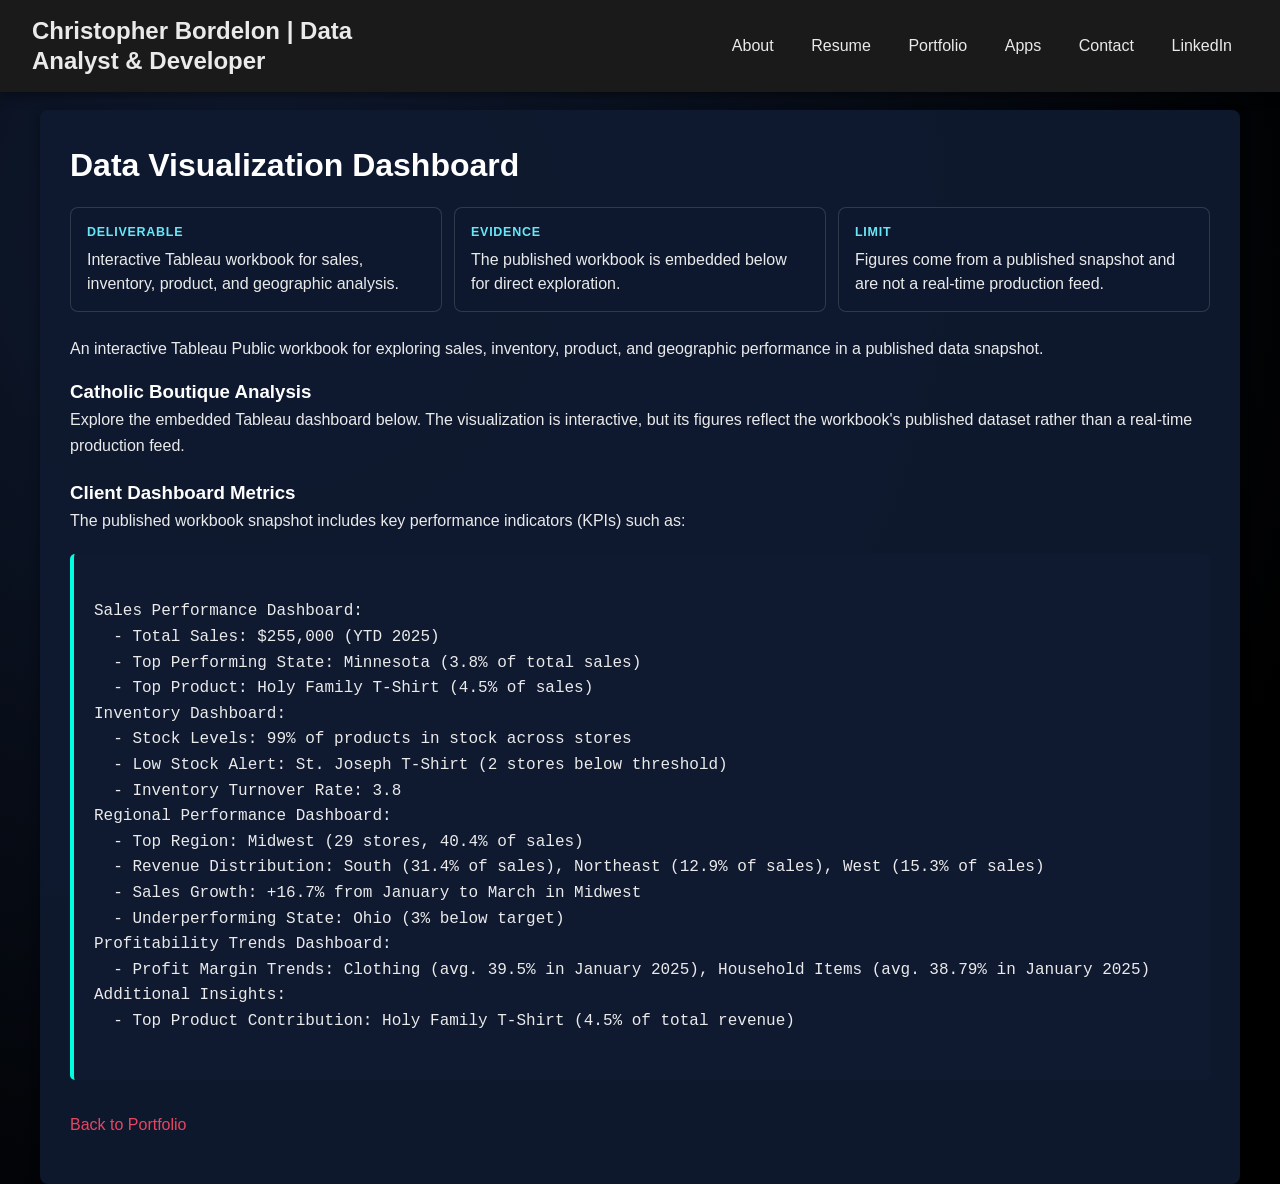
<file: Tableau_dashboard.html>
<!DOCTYPE html>
<html lang="en">
<head>
  <meta charset="UTF-8" />
  <meta name="viewport" content="width=device-width, initial-scale=1.0"/>
  <meta name="description" content="Data visualization dashboard case study by Christopher Bordelon."/>
  <title>Data Visualization Dashboard | Christopher Bordelon</title>
  <style>
    :root {
      --primary: #0b0c1a;
      --secondary: #1f4068;
      --accent: #e94560;
      --dark: #0f1a30;
      --light: #eaeaea;
      --star: #ffffff;
      --glow: #00ffe1;
      --sith-red: #ff0000;
      --nav-bg: #1a1a1a;
    }
    * {
      margin: 0;
      padding: 0;
      box-sizing: border-box;
    }
    /* Body with Space-Themed Background */
    body {
      font-family: 'Segoe UI', Tahoma, Geneva, Verdana, sans-serif;
      background: radial-gradient(circle at 20% 20%, var(--dark), #000000 80%);
      color: var(--light);
      line-height: 1.6;
      overflow-x: hidden;
      position: relative;
      padding-top: 70px; /* To ensure content isn't hidden behind the fixed nav */
    }
    body::before {
      content: "";
      position: fixed;
      top: 0;
      left: 0;
      width: 100vw;
      height: 100vh;
      background: url('https://raw.githubusercontent.com/niklasvh/starfield/master/starfield.png') repeat;
      opacity: 0.05;
      z-index: -1;
      animation: moveStars 60s linear infinite;
    }
    @keyframes moveStars {
      from { background-position: 0 0; }
      to   { background-position: -1000px 1000px; }
    }
    /* Navigation Bar from nodetest.html */
    nav { 
      background-color: var(--nav-bg); 
      padding: 1rem 2rem; 
      position: fixed; 
      width: 100%; 
      top: 0; 
      z-index: 1000; 
      box-shadow: 0 2px 10px rgba(0,0,0,0.5); 
      display: flex; 
      justify-content: space-between; 
      align-items: center; 
    }
    .nav-brand a {
      color: var(--light);
      font-size: 1.5rem;
      font-weight: bold;
      text-decoration: none;
    }
    .nav-links {
      display: flex;
      list-style: none;
      gap: 1.5rem;
      margin: 0;
      padding: 0;
    }
    /* Each li is relatively positioned so that its dropdown is aligned below it */
    .nav-links li {
      margin-left: 1.5rem;
      position: relative;
    }
    .nav-links a {
      color: var(--light);
      text-decoration: none;
      font-weight: 500;
      padding: 0.5rem 1rem;
      border-radius: 4px;
      transition: all 0.3s ease;
    }
    .nav-links a:hover {
      background-color: var(--sith-red);
      color: var(--light);
    }
    /* Dropdown styling updated to wrap text properly */
    .nav-links li .dropdown {
      display: none;
      position: absolute;
      top: 100%;
      left: 0;
      background-color: #333;
      color: var(--light);
      padding: 0.5rem;
      border-radius: 4px;
      box-shadow: 0 2px 5px rgba(0,0,0,0.5);
      z-index: 1001;
      font-size: 0.9rem;
      width: auto;
      white-space: normal;
      overflow-wrap: break-word;
    }
    .nav-links li:hover .dropdown {
      display: block;
    }
    /* Main Content Container */
    .container {
      max-width: 1200px;
      margin: 0 auto;
      background: rgba(15, 26, 48, 0.95); /* Navy color background */
      padding: 30px;
      border-radius: 8px;
      box-shadow: 0 3px 10px rgba(0, 0, 0, 0.4);
      color: var(--light); /* Added to ensure text is visible on dark background */
    }
    /* Navigation div for bottom link */
    .nav-bottom {
      margin-top: 2rem;
      margin-bottom: 1rem;
    }
    /* Headings and Text */
    h1, h2, h3, h4 {
      color: var(--star); /* White headings */
    }
    p {
      margin-bottom: 1rem;
    }
    a {
      color: var(--accent);
      text-decoration: none;
    }
    a:hover {
      text-decoration: underline;
    }
    /* Tableau Placeholder (Embed) */
    .tableauPlaceholder {
      margin-top: 20px;
    }
    /* Log Box (if used) */
    .log {
      background: rgba(15, 26, 48, 0.95);
      border-left: 4px solid var(--glow);
      padding: 20px;
      margin-top: 20px;
      white-space: pre-wrap;
      color: var(--light);
      font-family: 'Courier New', monospace;
      border-radius: 5px;
    }
  </style>
  <link rel="stylesheet" href="site.css">
</head>
<body>
  <!-- Navigation Bar from nodetest.html -->
  <nav>
    <div class="nav-brand">
      <a href="index.html">Christopher Bordelon | Data Analyst & Developer</a>
    </div>
    <ul class="nav-links">
      <li>
        <a href="about.html">About</a>
        <div class="dropdown">Learn more about my background, education, and professional journey.</div>
      </li>
      <li>
        <a href="resume.html">Resume</a>
        <div class="dropdown">View my resume showcasing my skills and experience.</div>
      </li>
      <li>
        <a href="portfolio.html">Portfolio</a>
        <div class="dropdown">Explore past and future projects.</div>
      </li>
      <li>
        <a href="applications.html">Apps</a>
        <div class="dropdown">Explore the applications and games I've developed, including Shape Invaders and more.</div>
      </li>
      <li>
        <a href="contact.html">Contact</a>
        <div class="dropdown">bordelondevops2025@gmail.com</div>
      </li>
      <li>
        <a href="https://www.linkedin.com/in/christopher-b-b61554319" target="_blank">LinkedIn</a>
        <div class="dropdown">Connect with me on LinkedIn.</div>
      </li>
    </ul>
  </nav>
  
  <div class="container">
    <h1>Data Visualization Dashboard</h1>
    <dl class="case-summary" aria-label="Case study summary">
      <div><dt>Deliverable</dt><dd>Interactive Tableau workbook for sales, inventory, product, and geographic analysis.</dd></div>
      <div><dt>Evidence</dt><dd>The published workbook is embedded below for direct exploration.</dd></div>
      <div><dt>Limit</dt><dd>Figures come from a published snapshot and are not a real-time production feed.</dd></div>
    </dl>
    <p>An interactive Tableau Public workbook for exploring sales, inventory, product, and geographic performance in a published data snapshot.</p>

    <h3>Catholic Boutique Analysis</h3>
    <p>Explore the embedded Tableau dashboard below. The visualization is interactive, but its figures reflect the workbook's published dataset rather than a real-time production feed.</p>

    <!-- Your Tableau Embed Code -->
    <div class="tableauPlaceholder" id="viz1743454405119" style="position: relative">
      <noscript>
        <a href="https://public.tableau.com/views/CatholicBoutique/SalesbyState">
          <img alt=" " src="https://public.tableau.com/static/images/Ca/CatholicBoutique/SalesbyState/1_rss.png" style="border: none" />
        </a>
      </noscript>
      <object class="tableauViz" style="display: none;">
        <param name="host_url" value="https%3A%2F%2Fpublic.tableau.com%2F" />
        <param name="embed_code_version" value="3" />
        <param name="site_root" value="" />
        <param name="name" value="CatholicBoutique/SalesbyState" />
        <param name="tabs" value="yes" />
        <param name="toolbar" value="yes" />
        <param name="static_image" value="https://public.tableau.com/static/images/Ca/CatholicBoutique/SalesbyState/1.png" />
        <param name="animate_transition" value="yes" />
        <param name="display_static_image" value="yes" />
        <param name="display_spinner" value="yes" />
        <param name="display_overlay" value="yes" />
        <param name="display_count" value="yes" />
        <param name="language" value="en-US" />
      </object>
    </div>
    <script type="text/javascript">
      var divElement = document.getElementById("viz1743454405119");
      var vizElement = divElement.getElementsByTagName("object")[0];
      vizElement.style.width = "100%";
      vizElement.style.height = (divElement.offsetWidth * 0.75) + "px";
      var scriptElement = document.createElement("script");
      scriptElement.src = "https://public.tableau.com/javascripts/api/viz_v1.js";
      vizElement.parentNode.insertBefore(scriptElement, vizElement);
    </script>
    
    <!-- Added Client Dashboard Metrics -->
    <h3>Client Dashboard Metrics</h3>
    <p>The published workbook snapshot includes key performance indicators (KPIs) such as:</p>
    <div class="log">
Sales Performance Dashboard:
  - Total Sales: $255,000 (YTD 2025)
  - Top Performing State: Minnesota (3.8% of total sales)
  - Top Product: Holy Family T-Shirt (4.5% of sales)
Inventory Dashboard:
  - Stock Levels: 99% of products in stock across stores
  - Low Stock Alert: St. Joseph T-Shirt (2 stores below threshold)
  - Inventory Turnover Rate: 3.8
Regional Performance Dashboard:
  - Top Region: Midwest (29 stores, 40.4% of sales)
  - Revenue Distribution: South (31.4% of sales), Northeast (12.9% of sales), West (15.3% of sales)
  - Sales Growth: +16.7% from January to March in Midwest
  - Underperforming State: Ohio (3% below target)
Profitability Trends Dashboard:
  - Profit Margin Trends: Clothing (avg. 39.5% in January 2025), Household Items (avg. 38.79% in January 2025)
Additional Insights:
  - Top Product Contribution: Holy Family T-Shirt (4.5% of total revenue)
    </div>
    
    <!-- Back to Portfolio link at the bottom -->
    <div class="nav-bottom">
      <p><a href="portfolio.html">Back to Portfolio</a></p>
    </div>
  </div>
  <script src="site.js"></script>
</body>
</html>
</file>
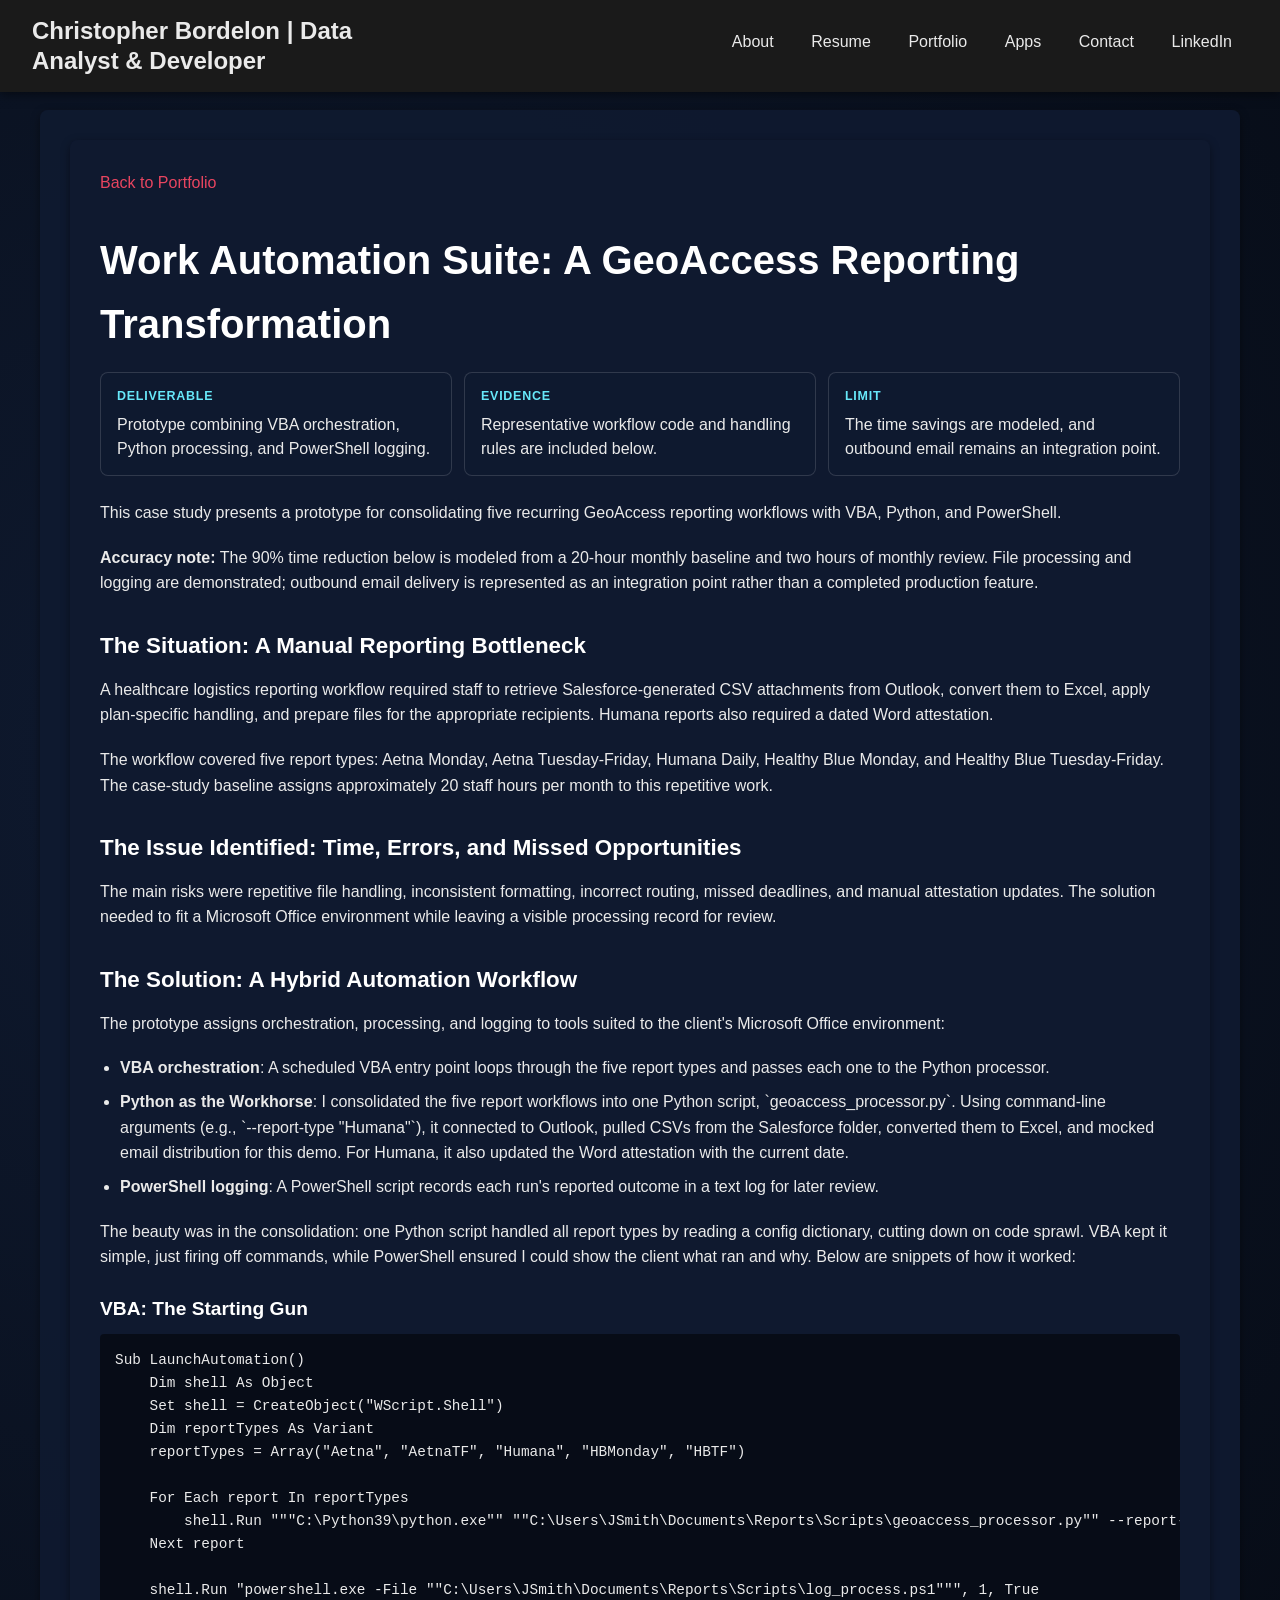
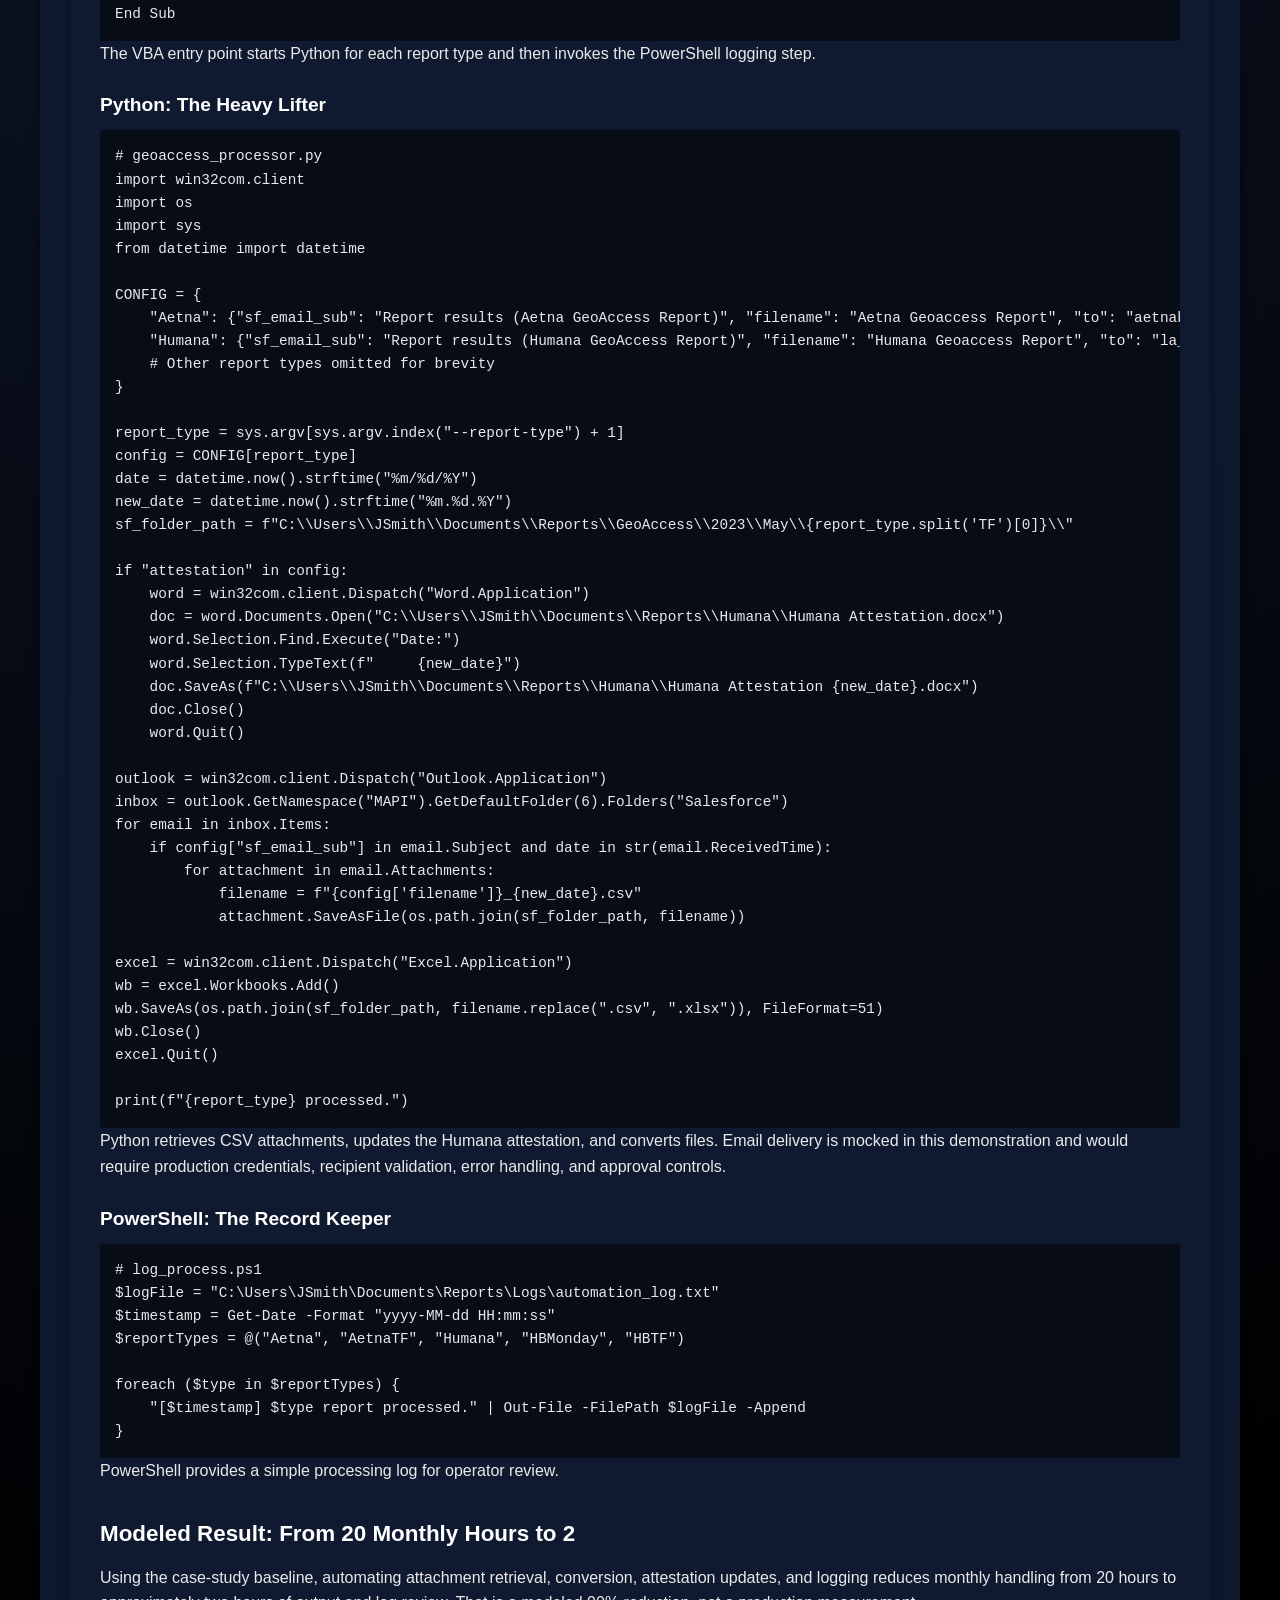
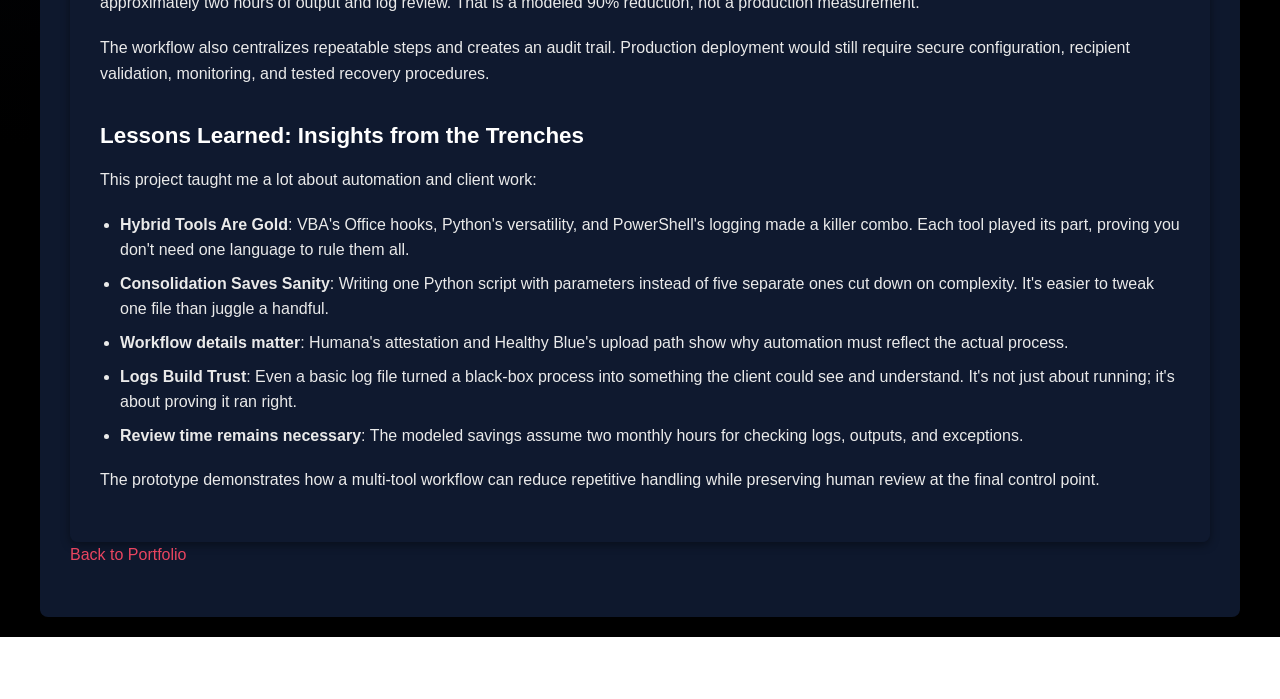
<file: work_automation.html>
<!DOCTYPE html>
<html lang="en">
<head>
  <meta charset="UTF-8" />
  <meta name="viewport" content="width=device-width, initial-scale=1.0"/>
  <meta name="description" content="Work automation suite case study by Christopher Bordelon."/>
  <title>Work Automation Suite | Christopher Bordelon</title>
  <style>
    :root {
      --primary: #0b0c1a;
      --secondary: #1f4068;
      --accent: #e94560;
      --dark: #0f1a30;
      --light: #eaeaea;
      --star: #ffffff;
      --glow: #00ffe1;
      --sith-red: #ff0000;
      --nav-bg: #1a1a1a;
    }

    * {
      margin: 0;
      padding: 0;
      box-sizing: border-box;
    }

    body {
      font-family: 'Segoe UI', Tahoma, Geneva, Verdana, sans-serif;
      background: radial-gradient(circle at 20% 20%, var(--dark), #000000 80%);
      color: var(--light);
      line-height: 1.6;
      padding: 20px;
      padding-top: 90px; /* Added extra padding for the fixed nav */
      overflow-x: hidden;
      position: relative;
    }

    body::before {
      content: "";
      position: fixed;
      top: 0;
      left: 0;
      width: 100vw;
      height: 100vh;
      background: url('https://raw.githubusercontent.com/niklasvh/starfield/master/starfield.png') repeat;
      opacity: 0.05;
      z-index: -1;
      animation: moveStars 60s linear infinite;
    }

    @keyframes moveStars {
      from { background-position: 0 0; }
      to   { background-position: -1000px 1000px; }
    }

    /* Navigation Bar from nodetest.html */
    nav { 
      background-color: var(--nav-bg); 
      padding: 1rem 2rem; 
      position: fixed; 
      width: 100%; 
      top: 0; 
      left: 0;
      z-index: 1000; 
      box-shadow: 0 2px 10px rgba(0,0,0,0.5); 
      display: flex; 
      justify-content: space-between; 
      align-items: center; 
    }
    .nav-brand a {
      color: var(--light);
      font-size: 1.5rem;
      font-weight: bold;
      text-decoration: none;
    }
    .nav-links {
      display: flex;
      list-style: none;
      gap: 1.5rem;
      margin: 0;
      padding: 0;
    }
    /* Each li is relatively positioned so that its dropdown is aligned below it */
    .nav-links li {
      margin-left: 1.5rem;
      position: relative;
    }
    .nav-links a {
      color: var(--light);
      text-decoration: none;
      font-weight: 500;
      padding: 0.5rem 1rem;
      border-radius: 4px;
      transition: all 0.3s ease;
    }
    .nav-links a:hover {
      background-color: var(--sith-red);
      color: var(--light);
    }
    /* Dropdown styling updated to wrap text properly */
    .nav-links li .dropdown {
      display: none;
      position: absolute;
      top: 100%;
      left: 0;
      background-color: #333;
      color: var(--light);
      padding: 0.5rem;
      border-radius: 4px;
      box-shadow: 0 2px 5px rgba(0,0,0,0.5);
      z-index: 1001;
      font-size: 0.9rem;
      width: auto;
      white-space: normal;
      overflow-wrap: break-word;
    }
    .nav-links li:hover .dropdown {
      display: block;
    }

    .container {
      max-width: 1200px;
      margin: 0 auto;
      background: rgba(15, 26, 48, 0.95);
      padding: 30px;
      border-radius: 8px;
      box-shadow: 0 3px 10px rgba(0, 0, 0, 0.4);
    }

    h1, h3, h4 {
      color: var(--star);
    }

    h1 {
      font-size: 2.5rem;
      margin-bottom: 1rem;
    }

    h3 {
      font-size: 1.4rem;
      margin-top: 2rem;
      margin-bottom: 0.8rem;
    }

    h4 {
      font-size: 1.2rem;
      margin-top: 1.5rem;
      margin-bottom: 0.6rem;
    }

    p {
      margin-bottom: 1.2rem;
    }

    a {
      color: var(--accent);
      text-decoration: none;
    }

    a:hover {
      text-decoration: underline;
    }

    ul {
      margin-left: 20px;
      margin-bottom: 1.2rem;
    }

    li {
      margin-bottom: 0.5rem;
    }

    .nav {
      margin-bottom: 2rem;
    }

    pre {
      background: rgba(0, 0, 0, 0.5);
      padding: 15px;
      border-radius: 4px;
      overflow-x: auto;
      font-size: 0.9rem;
      color: var(--light);
    }

    code {
      font-family: 'Courier New', monospace;
    }
  </style>
  <link rel="stylesheet" href="site.css">
</head>
<body>
<!-- Navigation Bar from nodetest.html -->
<nav>
  <div class="nav-brand">
    <a href="index.html">Christopher Bordelon | Data Analyst & Developer</a>
  </div>
  <ul class="nav-links">
    <li>
      <a href="about.html">About</a>
      <div class="dropdown">Learn more about my background, education, and professional journey.</div>
    </li>
    <li>
      <a href="resume.html">Resume</a>
      <div class="dropdown">View my resume showcasing my skills and experience.</div>
    </li>
    <li>
      <a href="portfolio.html">Portfolio</a>
      <div class="dropdown">Explore past and future projects.</div>
    </li>
    <li>
      <a href="applications.html">Apps</a>
      <div class="dropdown">Explore the applications and games I've developed, including Shape Invaders and more.</div>
    </li>
    <li>
      <a href="contact.html">Contact</a>
      <div class="dropdown">bordelondevops2025@gmail.com</div>
    </li>
    <li>
      <a href="https://www.linkedin.com/in/christopher-b-b61554319" target="_blank">LinkedIn</a>
      <div class="dropdown">Connect with me on LinkedIn.</div>
    </li>
  </ul>
</nav>

<div class="container">
    <div class="container">
        <div class="nav">
            <p><a href="portfolio.html">Back to Portfolio</a></p>
        </div>
        <h1>Work Automation Suite: A GeoAccess Reporting Transformation</h1>
        <dl class="case-summary" aria-label="Case study summary">
            <div><dt>Deliverable</dt><dd>Prototype combining VBA orchestration, Python processing, and PowerShell logging.</dd></div>
            <div><dt>Evidence</dt><dd>Representative workflow code and handling rules are included below.</dd></div>
            <div><dt>Limit</dt><dd>The time savings are modeled, and outbound email remains an integration point.</dd></div>
        </dl>
        <p>This case study presents a prototype for consolidating five recurring GeoAccess reporting workflows with VBA, Python, and PowerShell.</p>
        <p><strong>Accuracy note:</strong> The 90% time reduction below is modeled from a 20-hour monthly baseline and two hours of monthly review. File processing and logging are demonstrated; outbound email delivery is represented as an integration point rather than a completed production feature.</p>

        <h3>The Situation: A Manual Reporting Bottleneck</h3>
        <p>A healthcare logistics reporting workflow required staff to retrieve Salesforce-generated CSV attachments from Outlook, convert them to Excel, apply plan-specific handling, and prepare files for the appropriate recipients. Humana reports also required a dated Word attestation.</p>
        <p>The workflow covered five report types: Aetna Monday, Aetna Tuesday-Friday, Humana Daily, Healthy Blue Monday, and Healthy Blue Tuesday-Friday. The case-study baseline assigns approximately 20 staff hours per month to this repetitive work.</p>

        <h3>The Issue Identified: Time, Errors, and Missed Opportunities</h3>
        <p>The main risks were repetitive file handling, inconsistent formatting, incorrect routing, missed deadlines, and manual attestation updates. The solution needed to fit a Microsoft Office environment while leaving a visible processing record for review.</p>

        <h3>The Solution: A Hybrid Automation Workflow</h3>
        <p>The prototype assigns orchestration, processing, and logging to tools suited to the client's Microsoft Office environment:</p>
        <ul>
            <li><strong>VBA orchestration</strong>: A scheduled VBA entry point loops through the five report types and passes each one to the Python processor.</li>
            <li><strong>Python as the Workhorse</strong>: I consolidated the five report workflows into one Python script, `geoaccess_processor.py`. Using command-line arguments (e.g., `--report-type "Humana"`), it connected to Outlook, pulled CSVs from the Salesforce folder, converted them to Excel, and mocked email distribution for this demo. For Humana, it also updated the Word attestation with the current date.</li>
            <li><strong>PowerShell logging</strong>: A PowerShell script records each run's reported outcome in a text log for later review.</li>
        </ul>
        <p>The beauty was in the consolidation: one Python script handled all report types by reading a config dictionary, cutting down on code sprawl. VBA kept it simple, just firing off commands, while PowerShell ensured I could show the client what ran and why. Below are snippets of how it worked:</p>

        <h4>VBA: The Starting Gun</h4>
<pre><code>Sub LaunchAutomation()
    Dim shell As Object
    Set shell = CreateObject("WScript.Shell")
    Dim reportTypes As Variant
    reportTypes = Array("Aetna", "AetnaTF", "Humana", "HBMonday", "HBTF")

    For Each report In reportTypes
        shell.Run """C:\Python39\python.exe"" ""C:\Users\JSmith\Documents\Reports\Scripts\geoaccess_processor.py"" --report-type """ & report & """", 1, True
    Next report

    shell.Run "powershell.exe -File ""C:\Users\JSmith\Documents\Reports\Scripts\log_process.ps1""", 1, True
End Sub</code></pre>
        
        <p>The VBA entry point starts Python for each report type and then invokes the PowerShell logging step.</p>

        <h4>Python: The Heavy Lifter</h4>
<pre><code># geoaccess_processor.py
import win32com.client
import os
import sys
from datetime import datetime

CONFIG = {
    "Aetna": {"sf_email_sub": "Report results (Aetna GeoAccess Report)", "filename": "Aetna Geoaccess Report", "to": "aetnabetterhealth-la-memberservices@Clientdomain.com"},
    "Humana": {"sf_email_sub": "Report results (Humana GeoAccess Report)", "filename": "Humana Geoaccess Report", "to": "la_medicaid_member_services@Clientdomain.com", "attestation": True}
    # Other report types omitted for brevity
}

report_type = sys.argv[sys.argv.index("--report-type") + 1]
config = CONFIG[report_type]
date = datetime.now().strftime("%m/%d/%Y")
new_date = datetime.now().strftime("%m.%d.%Y")
sf_folder_path = f"C:\\Users\\JSmith\\Documents\\Reports\\GeoAccess\\2023\\May\\{report_type.split('TF')[0]}\\"

if "attestation" in config:
    word = win32com.client.Dispatch("Word.Application")
    doc = word.Documents.Open("C:\\Users\\JSmith\\Documents\\Reports\\Humana\\Humana Attestation.docx")
    word.Selection.Find.Execute("Date:")
    word.Selection.TypeText(f"     {new_date}")
    doc.SaveAs(f"C:\\Users\\JSmith\\Documents\\Reports\\Humana\\Humana Attestation {new_date}.docx")
    doc.Close()
    word.Quit()

outlook = win32com.client.Dispatch("Outlook.Application")
inbox = outlook.GetNamespace("MAPI").GetDefaultFolder(6).Folders("Salesforce")
for email in inbox.Items:
    if config["sf_email_sub"] in email.Subject and date in str(email.ReceivedTime):
        for attachment in email.Attachments:
            filename = f"{config['filename']}_{new_date}.csv"
            attachment.SaveAsFile(os.path.join(sf_folder_path, filename))

excel = win32com.client.Dispatch("Excel.Application")
wb = excel.Workbooks.Add()
wb.SaveAs(os.path.join(sf_folder_path, filename.replace(".csv", ".xlsx")), FileFormat=51)
wb.Close()
excel.Quit()

print(f"{report_type} processed.")</code></pre>
        
        <p>Python retrieves CSV attachments, updates the Humana attestation, and converts files. Email delivery is mocked in this demonstration and would require production credentials, recipient validation, error handling, and approval controls.</p>

        <h4>PowerShell: The Record Keeper</h4>
<pre><code># log_process.ps1
$logFile = "C:\Users\JSmith\Documents\Reports\Logs\automation_log.txt"
$timestamp = Get-Date -Format "yyyy-MM-dd HH:mm:ss"
$reportTypes = @("Aetna", "AetnaTF", "Humana", "HBMonday", "HBTF")

foreach ($type in $reportTypes) {
    "[$timestamp] $type report processed." | Out-File -FilePath $logFile -Append
}</code></pre>
        
        <p>PowerShell provides a simple processing log for operator review.</p>

        <h3>Modeled Result: From 20 Monthly Hours to 2</h3>
        <p>Using the case-study baseline, automating attachment retrieval, conversion, attestation updates, and logging reduces monthly handling from 20 hours to approximately two hours of output and log review. That is a modeled 90% reduction, not a production measurement.</p>
        <p>The workflow also centralizes repeatable steps and creates an audit trail. Production deployment would still require secure configuration, recipient validation, monitoring, and tested recovery procedures.</p>

        <h3>Lessons Learned: Insights from the Trenches</h3>
        <p>This project taught me a lot about automation and client work:</p>
        <ul>
            <li><strong>Hybrid Tools Are Gold</strong>: VBA's Office hooks, Python's versatility, and PowerShell's logging made a killer combo. Each tool played its part, proving you don't need one language to rule them all.</li>
            <li><strong>Consolidation Saves Sanity</strong>: Writing one Python script with parameters instead of five separate ones cut down on complexity. It's easier to tweak one file than juggle a handful.</li>
            <li><strong>Workflow details matter</strong>: Humana's attestation and Healthy Blue's upload path show why automation must reflect the actual process.</li>
            <li><strong>Logs Build Trust</strong>: Even a basic log file turned a black-box process into something the client could see and understand. It's not just about running; it's about proving it ran right.</li>
            <li><strong>Review time remains necessary</strong>: The modeled savings assume two monthly hours for checking logs, outputs, and exceptions.</li>
        </ul>
        <p>The prototype demonstrates how a multi-tool workflow can reduce repetitive handling while preserving human review at the final control point.</p>
    </div>
     <p><a href="portfolio.html">Back to Portfolio</a></p>
</div>
  <script src="site.js"></script>
</body>
</html>
</file>
<file: site.css>
:root {
  --site-nav-height: 76px;
  --site-focus: #67e8f9;
}

html { scroll-behavior: smooth; }
body { padding-top: calc(var(--site-nav-height) + 18px) !important; }
#scene-container { top: var(--site-nav-height) !important; height: calc(100% - var(--site-nav-height)) !important; }

nav {
  box-sizing: border-box;
  min-height: 76px;
  left: 0;
  gap: 1rem;
}

.nav-brand { flex: 0 1 380px; }
.nav-brand a { display: block; line-height: 1.25; }
.nav-links { align-items: center; gap: .35rem !important; }
.nav-links li { margin-left: 0 !important; }
.nav-links a { display: block; white-space: nowrap; }

.nav-toggle {
  display: none;
  min-width: 44px;
  min-height: 44px;
  border: 1px solid rgba(255,255,255,.35);
  border-radius: 6px;
  background: rgba(255,255,255,.08);
  color: #fff;
  font-size: 1.35rem;
  cursor: pointer;
}

a:focus-visible,
button:focus-visible,
input:focus-visible,
select:focus-visible,
textarea:focus-visible {
  outline: 3px solid var(--site-focus) !important;
  outline-offset: 3px;
}

.home-intro {
  position: fixed;
  z-index: 5;
  top: calc(var(--site-nav-height) + 24px);
  left: clamp(18px, 4vw, 60px);
  width: min(520px, calc(100vw - 36px));
  padding: 22px;
  border: 1px solid rgba(255,255,255,.18);
  border-radius: 12px;
  background: rgba(4, 10, 22, .86);
  box-shadow: 0 12px 30px rgba(0,0,0,.35);
  backdrop-filter: blur(8px);
}
.home-intro h1 { margin: 0 0 10px; font-size: clamp(1.8rem, 4vw, 3rem); }
.home-intro p { margin: 0 0 16px; }
.home-actions { display: flex; flex-wrap: wrap; gap: 10px; }
.home-actions a { padding: 10px 14px; border-radius: 6px; text-decoration: none; font-weight: 700; }
.home-actions .primary { color: #fff; background: #ed3f63; }
.home-actions .secondary { color: #fff; border: 1px solid rgba(255,255,255,.35); background: rgba(255,255,255,.08); }

.site-notice {
  margin: 0 0 1rem;
  padding: .85rem 1rem;
  border-left: 4px solid #f59e0b;
  border-radius: 6px;
  background: rgba(245,158,11,.12);
}

.case-summary {
  display: grid;
  grid-template-columns: repeat(3, minmax(0, 1fr));
  gap: .75rem;
  margin: 1rem 0 1.5rem;
}
.case-summary > div {
  padding: .9rem 1rem;
  border: 1px solid rgba(255,255,255,.14);
  border-radius: 8px;
  background: rgba(15,26,48,.72);
}
.case-summary dt {
  margin-bottom: .35rem;
  color: var(--site-focus);
  font-size: .78rem;
  font-weight: 800;
  letter-spacing: .06em;
  text-transform: uppercase;
}
.case-summary dd { margin: 0; line-height: 1.5; }

.option-icon,
.portfolio-img {
  font-weight: 800;
  letter-spacing: .04em;
}
.option-icon { font-size: 1.25rem !important; }
.portfolio-img { font-size: 1.5rem !important; }
.contact-icon {
  min-width: 4.5rem;
  font-size: .72rem !important;
  font-weight: 800;
  letter-spacing: .05em;
  text-transform: uppercase;
}

.container:has(.apps-grid) { max-width: 1500px; }
.app-header, .app-body { padding: 1rem !important; }
.app-header h2 { font-size: clamp(1.05rem, 1.7vw, 1.3rem); }
.app-status { margin-left: 0 !important; }
.app-body { font-size: .92rem; }
.app-footer { flex-wrap: wrap; }

@media (min-width: 1200px) {
  .apps-grid { gap: 1rem !important; }
  .app-header, .app-body { padding: 1.1rem !important; }
  .app-header h2 { font-size: 1.25rem; }
  .app-status { margin-left: 0 !important; }
  .app-body { font-size: .93rem; }
}

@media (max-width: 900px) {
  body { padding-top: calc(var(--site-nav-height) + 12px) !important; }
  nav { flex-wrap: wrap; padding: .75rem 1rem !important; }
  .nav-brand { flex: 1 1 auto; min-width: 0; }
  .nav-brand a { font-size: clamp(1rem, 4.5vw, 1.25rem) !important; }
  .nav-toggle { display: inline-flex; align-items: center; justify-content: center; }
  .nav-links {
    display: none !important;
    flex: 1 0 100%;
    align-items: stretch;
    gap: 2px !important;
    max-height: calc(100vh - var(--site-nav-height));
    overflow-y: auto;
    padding-top: .5rem !important;
  }
  .nav-links.is-open { display: flex !important; flex-direction: column; }
  .nav-links a { padding: .72rem 1rem !important; }
  .nav-links .dropdown { display: none !important; }
  .home-intro { position: absolute; }
  #toggleRotation { bottom: 12px !important; right: 12px !important; }
}

@media (max-width: 600px) {
  .container { padding: 16px !important; }
  .home-intro { padding: 18px; }
  .case-summary { grid-template-columns: 1fr; }
}
</file>
